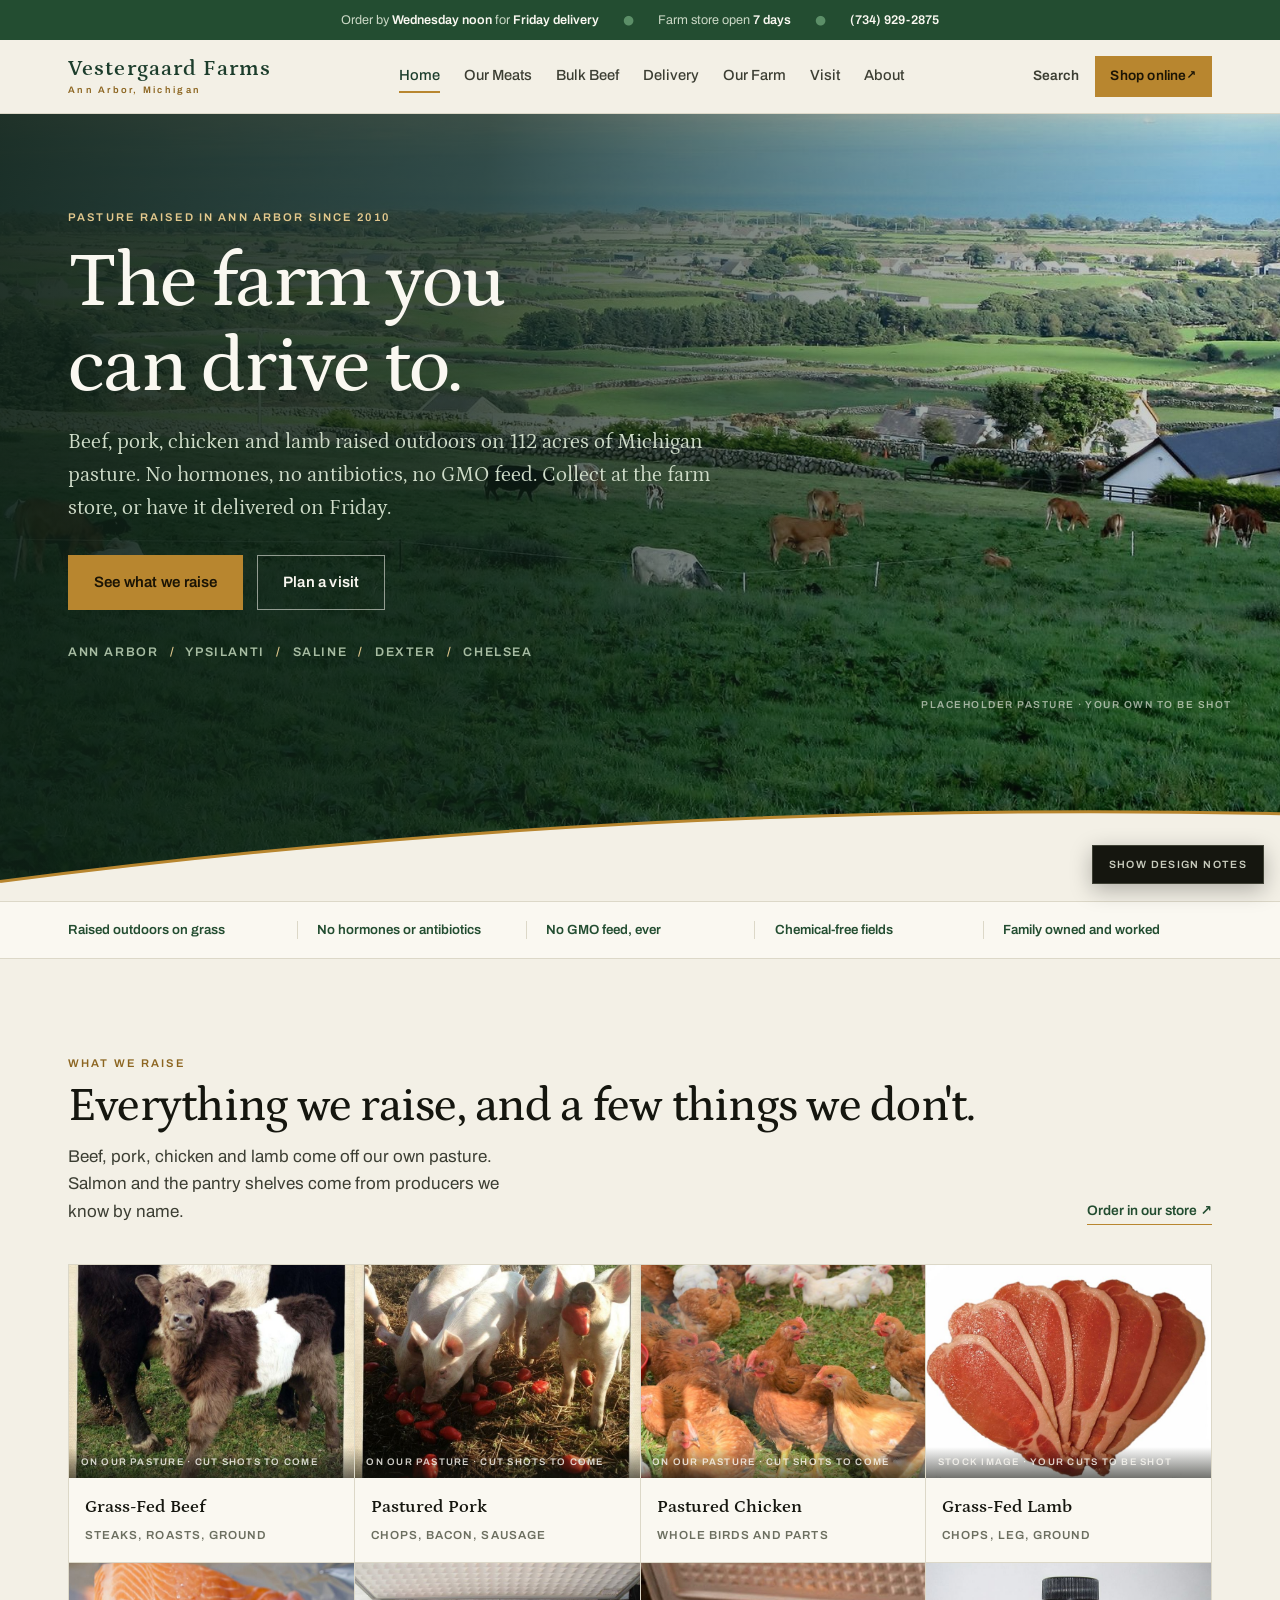
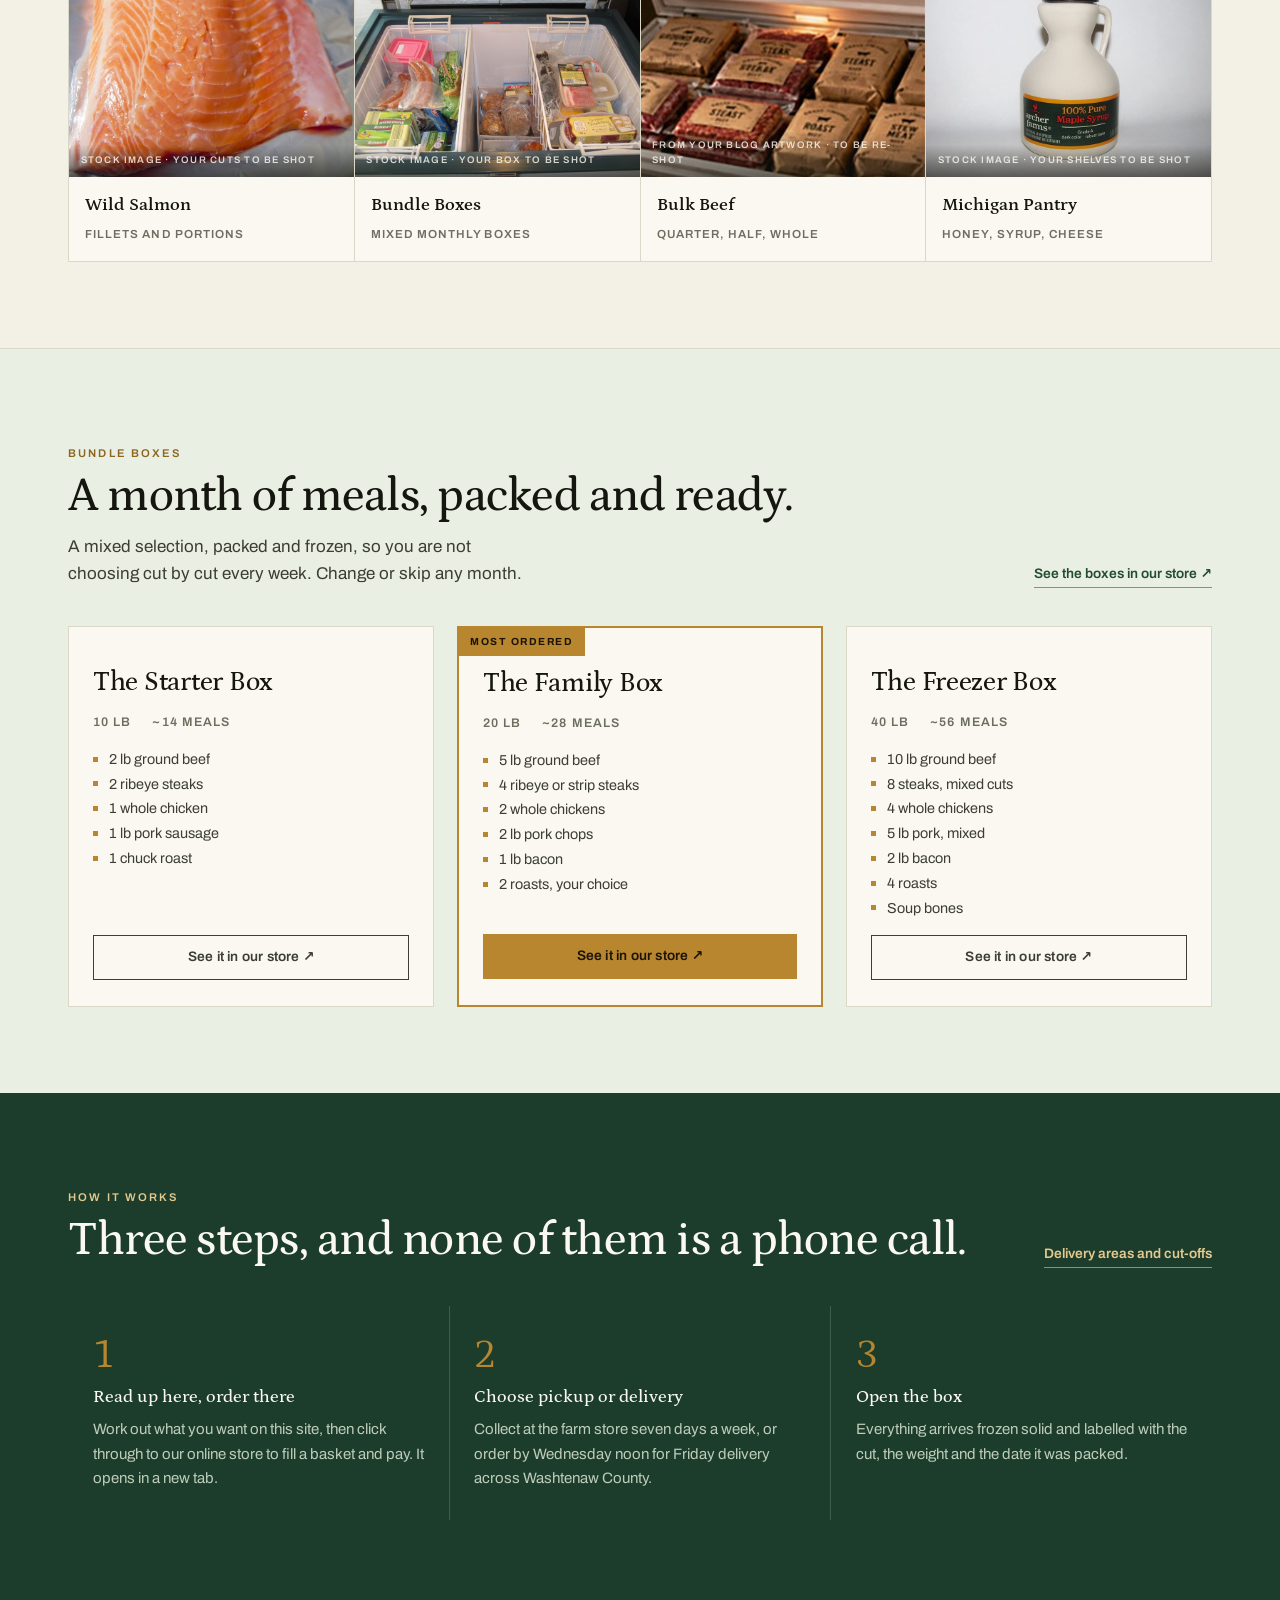
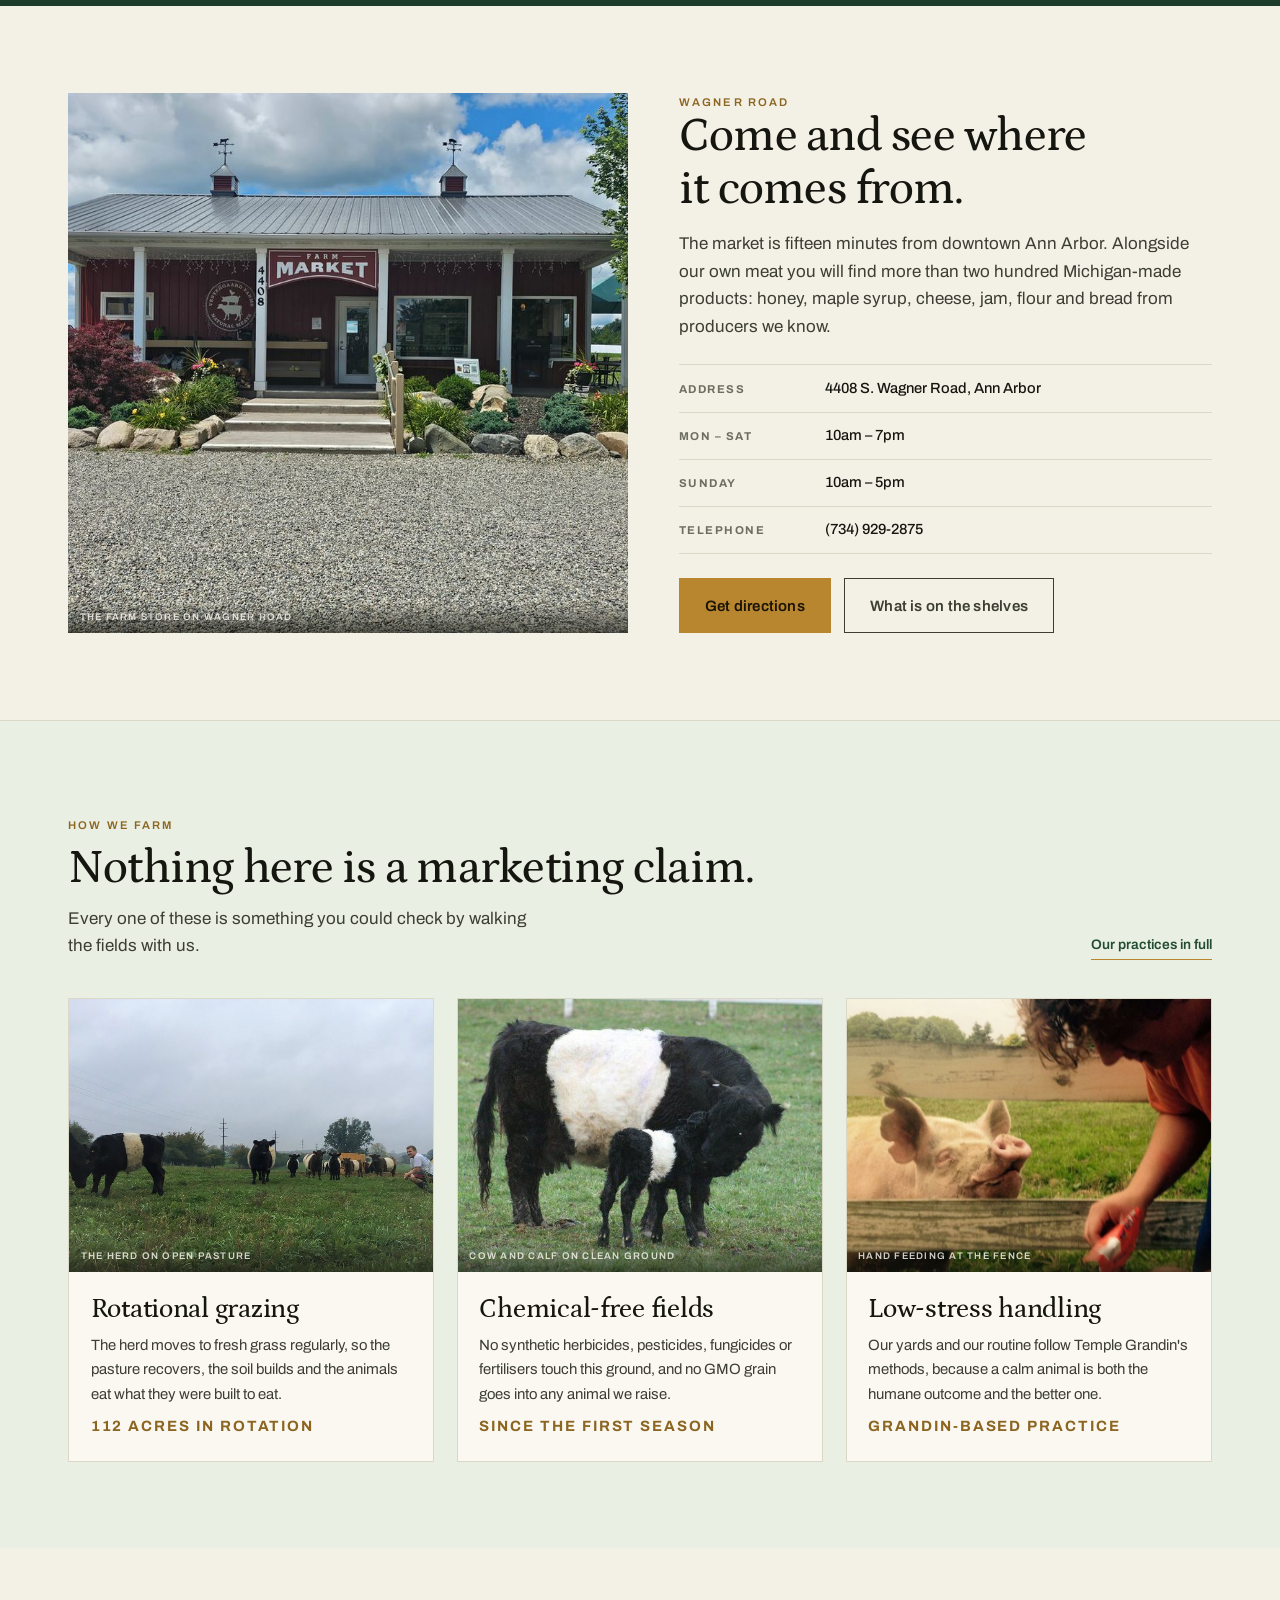
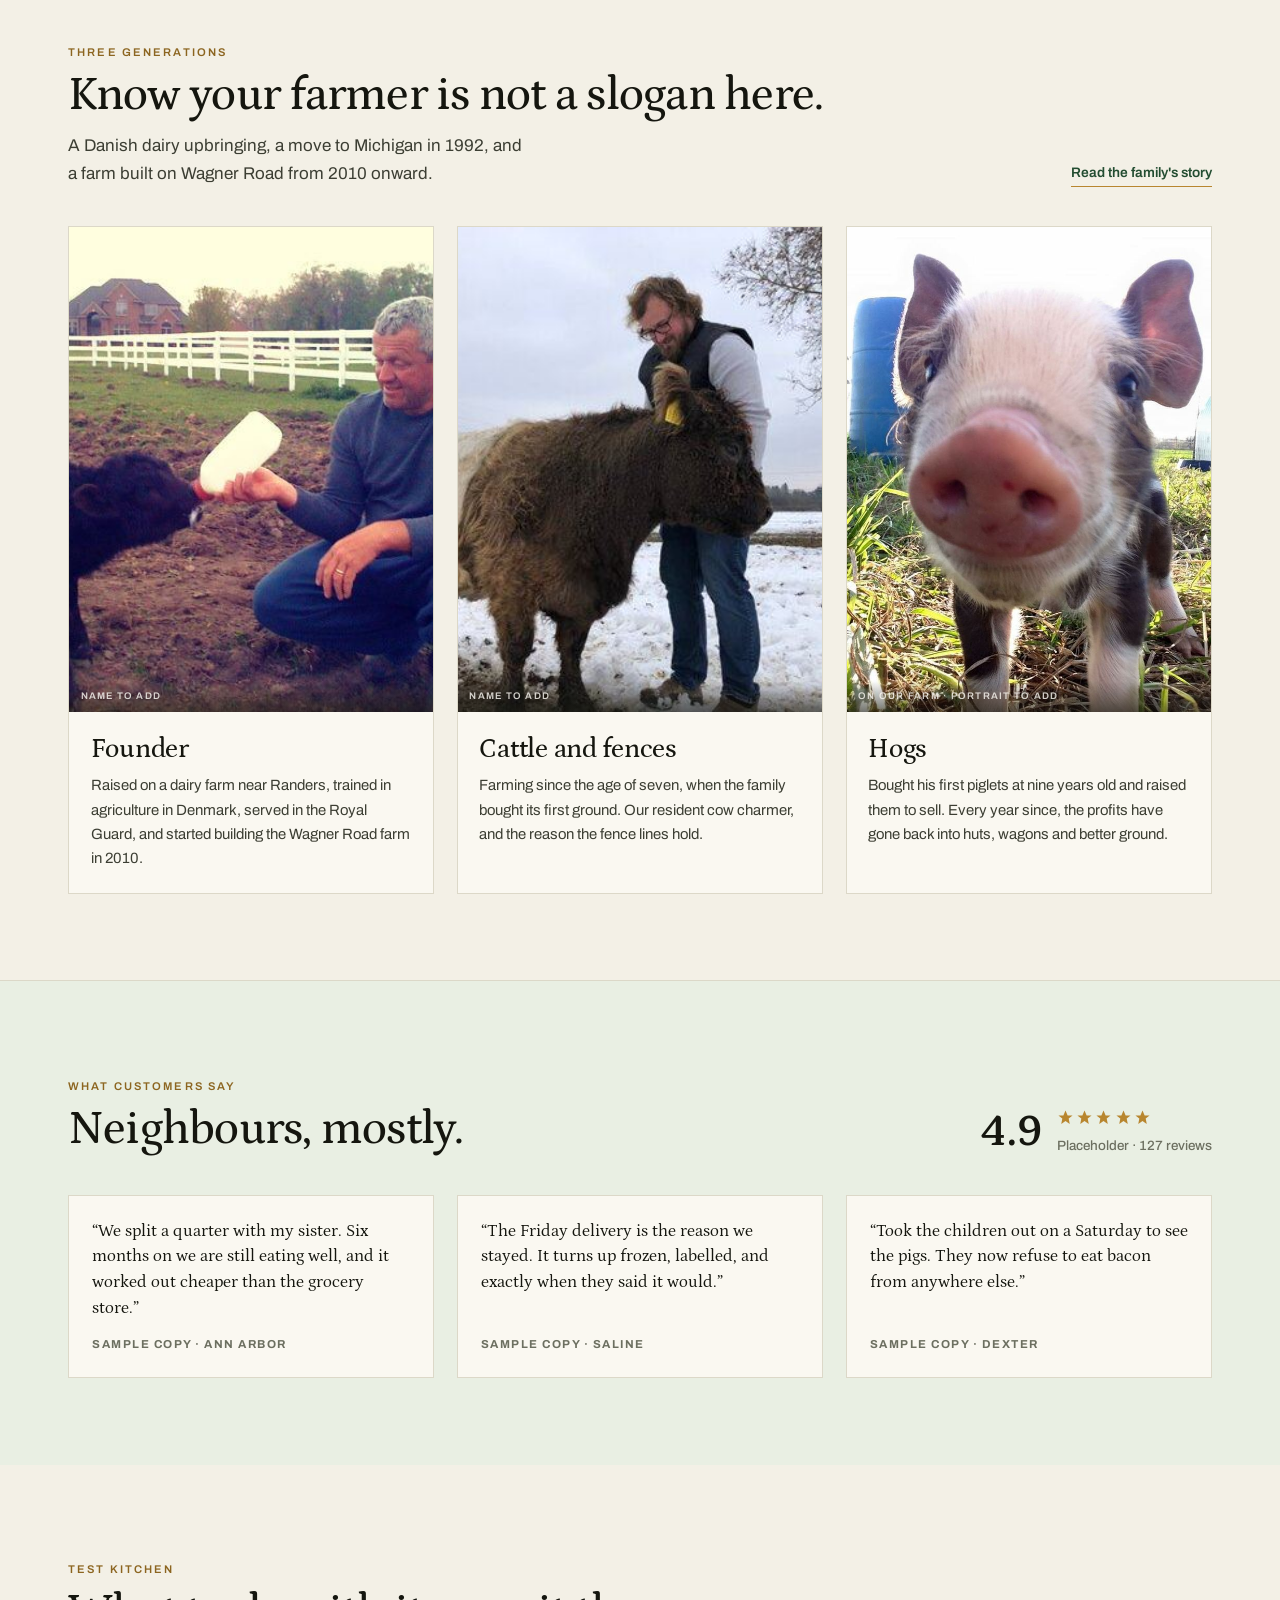
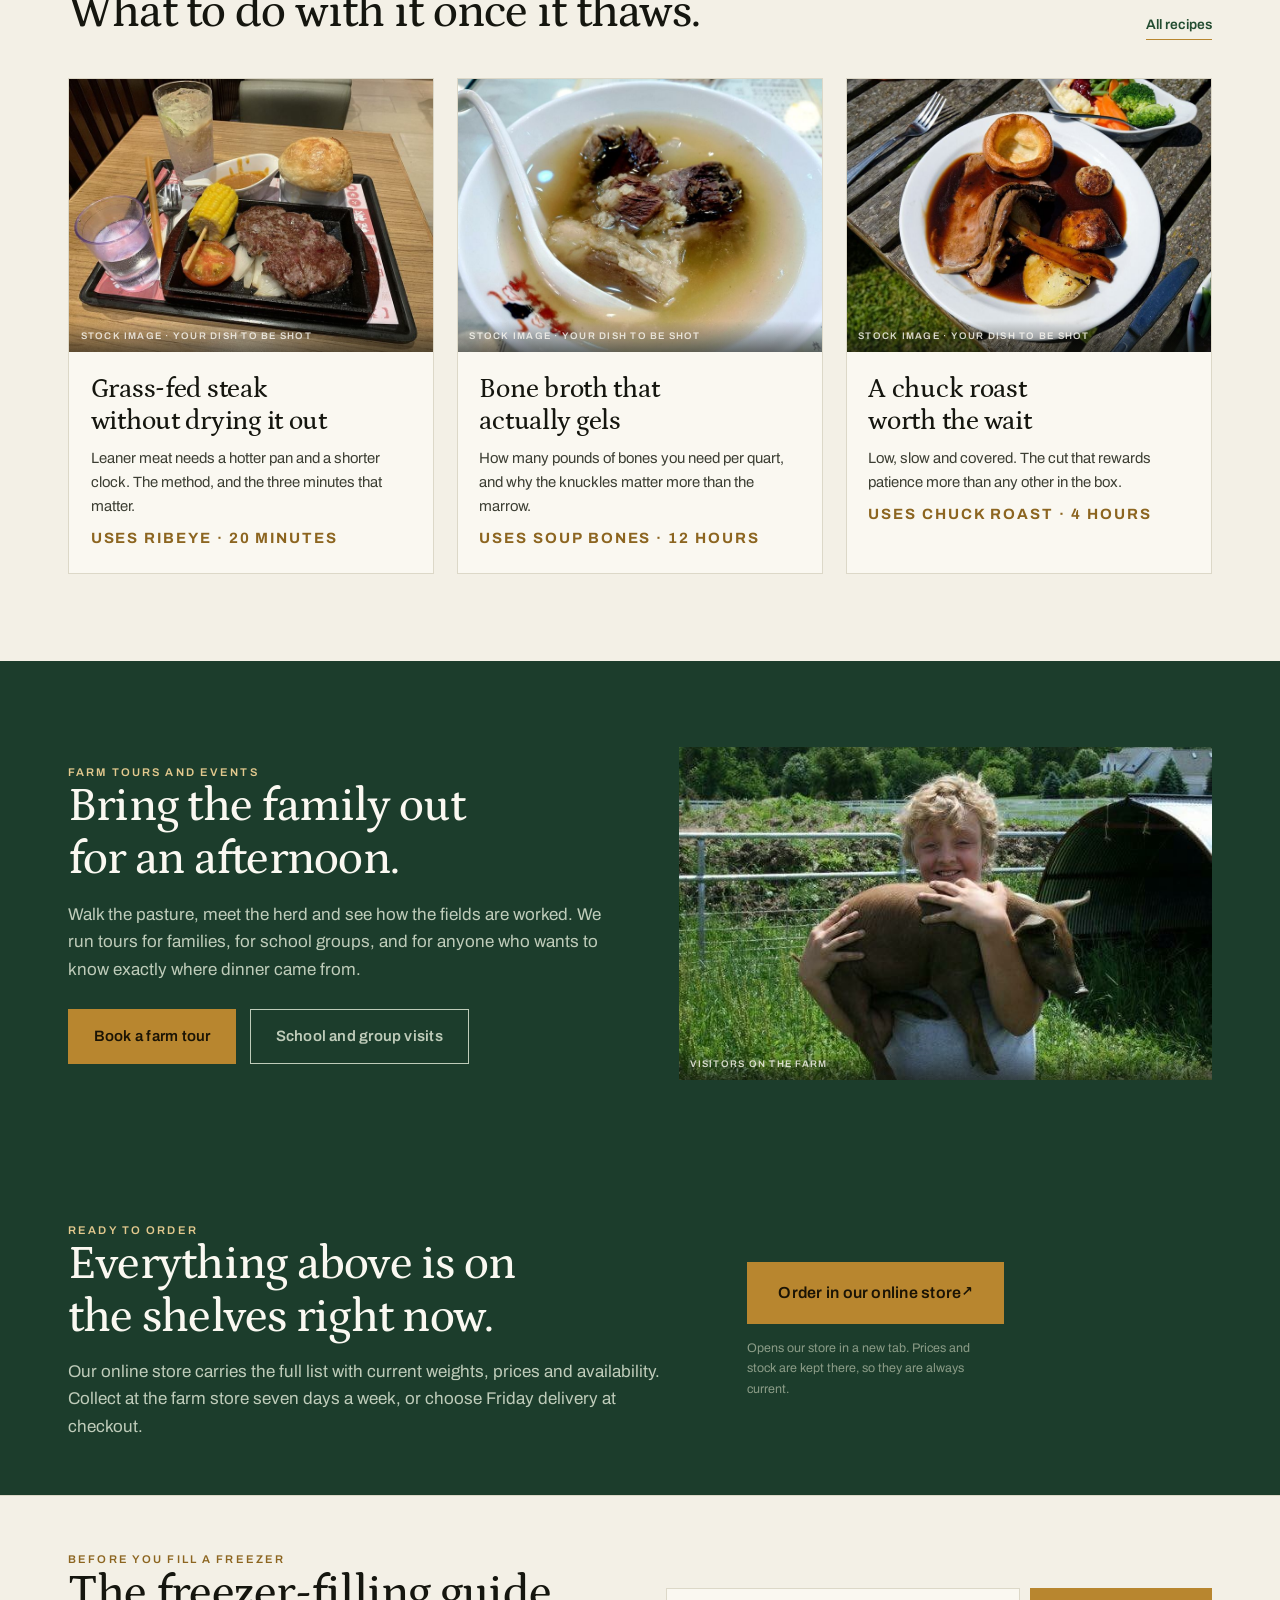
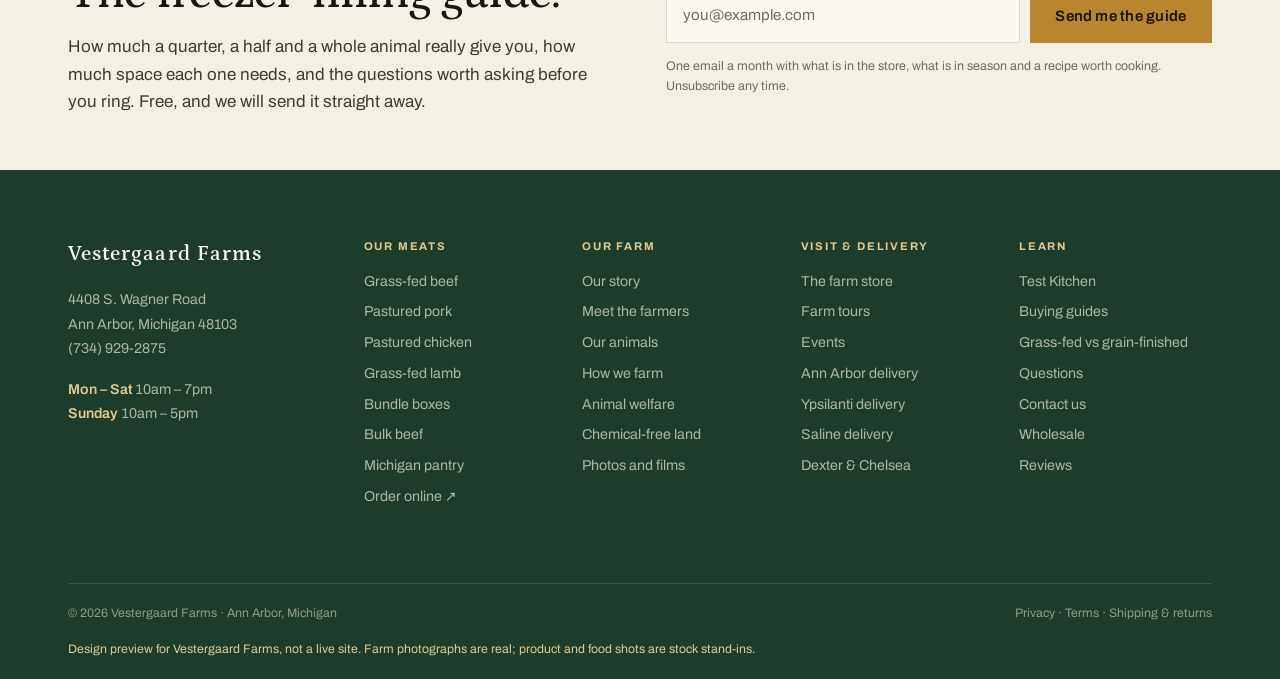
<file: index.html>
<!DOCTYPE html>
<html lang="en">
<head>
<meta charset="utf-8">
<meta name="viewport" content="width=device-width, initial-scale=1">
<title>Vestergaard Farms Homepage</title>
<link rel="preconnect" href="https://fonts.googleapis.com">
<link rel="preconnect" href="https://fonts.gstatic.com" crossorigin>
<link href="https://fonts.googleapis.com/css2?family=Archivo:wght@400;500;600;700&family=Petrona:ital,wght@0,400;0,500;0,600;0,700;1,400&display=swap" rel="stylesheet">

<link rel="stylesheet" href="assets/site.css">
</head>
<body>

<button id="notesBtn" class="notes-toggle" aria-pressed="false">Show design notes</button>

<!-- ══════════════════════════════════════════ delivery notice -->
<div class="notice">
  <div class="wrap">
    <span>Order by <b>Wednesday noon</b> for <b>Friday delivery</b></span>
    <span class="dot" aria-hidden="true">&#9679;</span>
    <span>Farm store open <b>7 days</b></span>
    <span class="dot" aria-hidden="true">&#9679;</span>
    <span><b>(734) 929-2875</b></span>
  </div>
</div>

<!-- ══════════════════════════════════════════ masthead -->
<header class="masthead">
  <div class="wrap">
    <a class="mark" href="index.html">Vestergaard Farms<small>Ann Arbor, Michigan</small></a>
    <nav class="nav" aria-label="Primary">
      <a href="index.html" aria-current="page">Home</a><a href="shop-grass-fed-beef.html">Our Meats</a>
      <a href="bulk-beef.html">Bulk Beef</a><a href="index.html#delivery">Delivery</a>
      <a href="index.html#farm">Our Farm</a><a href="index.html#visit">Visit</a>
      <a href="index.html#about">About</a>
    </nav>
    <div class="tools">
      <a class="hide-xs" href="#">Search</a>
      <a class="btn btn--gold btn--sm" href="https://app.barn2door.com/QAELV/all" target="_blank" rel="noopener">
        Shop online <span class="ext" aria-hidden="true">&#8599;</span></a>
    </div>
  </div>
</header>

<!-- ══════════════════════════════════════════ hero -->
<section class="hero">
  <img class="hero__img" src="images/hero-pasture.jpg" width="1600" height="968"
       alt="Cattle grazing on open green pasture">
  <div class="hero__scrim"></div>
  <svg class="hero__curve" viewBox="0 0 1440 200" preserveAspectRatio="none"
       aria-hidden="true" focusable="false">
    <path d="M0 168C420 92 900 46 1440 62V200H0Z" fill="#F3F0E6"/>
    <path d="M0 168C420 92 900 46 1440 62" fill="none" stroke="#B8862F"
          stroke-width="3" vector-effect="non-scaling-stroke"/>
  </svg>

  <div class="wrap hero__inner">
    <p class="eyebrow eyebrow--lt">Pasture raised in Ann Arbor since 2010</p>
    <h1 class="h-xl">The farm you can drive to.</h1>
    <p class="lede">Beef, pork, chicken and lamb raised outdoors on 112 acres of Michigan
      pasture. No hormones, no antibiotics, no GMO feed. Collect at the farm store, or have
      it delivered on Friday.</p>
    <div class="cta-row">
      <a class="btn btn--gold" href="shop-grass-fed-beef.html">See what we raise</a>
      <a class="btn btn--ghost" href="#visit">Plan a visit</a>
    </div>
    <p class="hero__towns">Ann Arbor <span>/</span> Ypsilanti <span>/</span> Saline
      <span>/</span> Dexter <span>/</span> Chelsea</p>
  </div>

  <p class="hero__plate">Placeholder pasture &middot; your own to be shot</p>
</section>

<!-- ══════════════════════════════════════════ trust -->
<div class="trust">
  <div class="wrap">
    <ul>
      <li>Raised outdoors on grass</li>
      <li>No hormones or antibiotics</li>
      <li>No GMO feed, ever</li>
      <li>Chemical-free fields</li>
      <li>Family owned and worked</li>
    </ul>
  </div>
</div>

<!-- ══════════════════════════════════════════ shop -->
<section class="band" id="shop">
  <div class="wrap">
    <div class="note"><b>Why this sits directly under the hero</b>The homepage currently
      opens with a paragraph of text and no way to see what you actually sell. Each tile here
      is an information page on your own domain, describing the cuts, the weights and how to
      cook them. Ordering still happens in your Barn2Door store; what changes is that the
      searching, the reading and the deciding now happen on vestergaardfarms.com.</div>

    <div class="note"><b>What the empty frames are telling you</b>Every photograph on this page comes from your existing library. The numbered frames are the nine shots that do not exist yet, and almost all of them are product: the cuts themselves, a packed bundle box, the Michigan shelves, and food on a plate. That is the whole argument for the photography day in one glance.</div>

    <div class="head">
      <div>
        <p class="eyebrow">What we raise</p>
        <h2 class="h-lg">Everything we raise, and a few things we don't.</h2>
        <p>Beef, pork, chicken and lamb come off our own pasture. Salmon and the pantry
          shelves come from producers we know by name.</p>
      </div>
      <a class="link-more" href="https://app.barn2door.com/QAELV/all" target="_blank" rel="noopener">Order in our store &#8599;</a>
    </div>

    <div class="cats">
      <a class="cat" href="shop-grass-fed-beef.html"><div class="shot"><img src="images/cat-beef.jpg" width="800" height="800" loading="lazy" alt="Two Belted Galloway calves on pasture"><span class="plate__cap">On our pasture &middot; cut shots to come</span></div>
        <div class="cat__body"><span class="cat__name">Grass-Fed Beef</span>
        <span class="cat__count">Steaks, roasts, ground</span></div></a>

      <a class="cat" href="#"><div class="shot"><img src="images/cat-pork.jpg" width="800" height="800" loading="lazy" alt="Pastured pigs feeding outdoors"><span class="plate__cap">On our pasture &middot; cut shots to come</span></div>
        <div class="cat__body"><span class="cat__name">Pastured Pork</span>
        <span class="cat__count">Chops, bacon, sausage</span></div></a>

      <a class="cat" href="#"><div class="shot"><img src="images/cat-chicken.jpg" width="800" height="533" loading="lazy" alt="Free-range hens on grass"><span class="plate__cap">On our pasture &middot; cut shots to come</span></div>
        <div class="cat__body"><span class="cat__name">Pastured Chicken</span>
        <span class="cat__count">Whole birds and parts</span></div></a>

      <a class="cat" href="#"><div class="shot"><img src="images/cat-lamb.jpg" width="800" height="600" loading="lazy" alt="Lamb loin chops"><span class="plate__cap">Stock image &middot; your cuts to be shot</span></div>
        <div class="cat__body"><span class="cat__name">Grass-Fed Lamb</span>
        <span class="cat__count">Chops, leg, ground</span></div></a>

      <a class="cat" href="#"><div class="shot"><img src="images/cat-salmon.jpg" width="800" height="616" loading="lazy" alt="A raw salmon fillet"><span class="plate__cap">Stock image &middot; your cuts to be shot</span></div>
        <div class="cat__body"><span class="cat__name">Wild Salmon</span>
        <span class="cat__count">Fillets and portions</span></div></a>

      <a class="cat" href="#"><div class="shot"><img src="images/cat-bundles.jpg" width="800" height="600" loading="lazy" alt="A freezer of packaged meat portions"><span class="plate__cap">Stock image &middot; your box to be shot</span></div>
        <div class="cat__body"><span class="cat__name">Bundle Boxes</span>
        <span class="cat__count">Mixed monthly boxes</span></div></a>

      <a class="cat" href="bulk-beef.html"><div class="shot"><img src="images/cat-bulk.jpg" width="516" height="852" loading="lazy" alt="A chest freezer filled with wrapped cuts of beef"><span class="plate__cap">From your blog artwork &middot; to be re-shot</span></div>
        <div class="cat__body"><span class="cat__name">Bulk Beef</span>
        <span class="cat__count">Quarter, half, whole</span></div></a>

      <a class="cat" href="#"><div class="shot"><img src="images/cat-pantry.jpg" width="800" height="600" loading="lazy" alt="A bottle of pure maple syrup"><span class="plate__cap">Stock image &middot; your shelves to be shot</span></div>
        <div class="cat__body"><span class="cat__name">Michigan Pantry</span>
        <span class="cat__count">Honey, syrup, cheese</span></div></a>
    </div>
  </div>
</section>

<!-- ══════════════════════════════════════════ bundles -->
<section class="band band--pale rule-top">
  <div class="wrap">
    <div class="note"><b>Say what is in the box</b>The current site links to "Meat bundle
      boxes" with no description of what is in one. Listing the contents and the weight here
      is what turns a curious visitor into someone who clicks through to the store ready to
      buy. Current pricing stays in Barn2Door, where you already maintain it.</div>

    <div class="head">
      <div>
        <p class="eyebrow">Bundle boxes</p>
        <h2 class="h-lg">A month of meals, packed and ready.</h2>
        <p>A mixed selection, packed and frozen, so you are not choosing cut by cut every
          week. Change or skip any month.</p>
      </div>
      <a class="link-more" href="https://app.barn2door.com/QAELV/all" target="_blank" rel="noopener">See the boxes in our store &#8599;</a>
    </div>

    <div class="bundles">
      <article class="bundle">
        <div class="bundle__pad">
          <h3 class="h-md">The Starter Box</h3>
          <p class="bundle__spec num"><span>10 lb</span><span>~14 meals</span></p>
          <ul class="bundle__list">
            <li>2 lb ground beef</li><li>2 ribeye steaks</li><li>1 whole chicken</li>
            <li>1 lb pork sausage</li><li>1 chuck roast</li>
          </ul>
          <a class="btn btn--ghost btn--sm btn--block bundle__go" href="https://app.barn2door.com/QAELV/all"
             target="_blank" rel="noopener">See it in our store &#8599;</a>
        </div>
      </article>

      <article class="bundle bundle--feature">
        <p class="bundle__tag">Most ordered</p>
        <div class="bundle__pad">
          <h3 class="h-md">The Family Box</h3>
          <p class="bundle__spec num"><span>20 lb</span><span>~28 meals</span></p>
          <ul class="bundle__list">
            <li>5 lb ground beef</li><li>4 ribeye or strip steaks</li>
            <li>2 whole chickens</li><li>2 lb pork chops</li><li>1 lb bacon</li>
            <li>2 roasts, your choice</li>
          </ul>
          <a class="btn btn--gold btn--sm btn--block bundle__go" href="https://app.barn2door.com/QAELV/all"
             target="_blank" rel="noopener">See it in our store &#8599;</a>
        </div>
      </article>

      <article class="bundle">
        <div class="bundle__pad">
          <h3 class="h-md">The Freezer Box</h3>
          <p class="bundle__spec num"><span>40 lb</span><span>~56 meals</span></p>
          <ul class="bundle__list">
            <li>10 lb ground beef</li><li>8 steaks, mixed cuts</li>
            <li>4 whole chickens</li><li>5 lb pork, mixed</li><li>2 lb bacon</li>
            <li>4 roasts</li><li>Soup bones</li>
          </ul>
          <a class="btn btn--ghost btn--sm btn--block bundle__go" href="https://app.barn2door.com/QAELV/all"
             target="_blank" rel="noopener">See it in our store &#8599;</a>
        </div>
      </article>
    </div>
  </div>
</section>

<!-- ══════════════════════════════════════════ how it works -->
<section class="band band--dark" id="delivery">
  <div class="wrap">
    <div class="head">
      <div>
        <p class="eyebrow eyebrow--lt">How it works</p>
        <h2 class="h-lg">Three steps, and none of them is a phone call.</h2>
      </div>
      <a class="link-more" href="#delivery">Delivery areas and cut-offs</a>
    </div>
    <div class="steps">
      <div class="step"><span class="step__n num">1</span>
        <h3 class="h-sm">Read up here, order there</h3>
        <p>Work out what you want on this site, then click through to our online store to
          fill a basket and pay. It opens in a new tab.</p></div>
      <div class="step"><span class="step__n num">2</span>
        <h3 class="h-sm">Choose pickup or delivery</h3>
        <p>Collect at the farm store seven days a week, or order by Wednesday noon for
          Friday delivery across Washtenaw County.</p></div>
      <div class="step"><span class="step__n num">3</span>
        <h3 class="h-sm">Open the box</h3>
        <p>Everything arrives frozen solid and labelled with the cut, the weight and the
          date it was packed.</p></div>
    </div>
  </div>
</section>

<!-- ══════════════════════════════════════════ farm store -->
<section class="band" id="visit">
  <div class="wrap">
    <div class="note"><b>Your strongest advantage, given real estate</b>No national
      competitor can sell to an Ann Arbor family on a Saturday afternoon. The store and the
      Michigan-made shelves are the one thing none of them can copy, so the page treats the
      visit as a product rather than an address in the footer.</div>

    <div class="split split--stretch">
      <div class="split__media">
        <div class="shot shot--fill"><img src="images/farm-store.jpg" width="1000" height="750" loading="lazy" alt="The Vestergaard Farms market building"><span class="plate__cap">The farm store on Wagner Road</span></div>
      </div>
      <div>
        <p class="eyebrow">Wagner Road</p>
        <h2 class="h-lg">Come and see where it comes from.</h2>
        <p class="prose" style="margin-top:.85rem">The market is fifteen minutes from
          downtown Ann Arbor. Alongside our own meat you will find more than two hundred
          Michigan-made products: honey, maple syrup, cheese, jam, flour and bread from
          producers we know.</p>
        <dl class="facts">
          <div><dt>Address</dt><dd>4408 S. Wagner Road, Ann Arbor</dd></div>
          <div><dt>Mon &ndash; Sat</dt><dd class="num">10am &ndash; 7pm</dd></div>
          <div><dt>Sunday</dt><dd class="num">10am &ndash; 5pm</dd></div>
          <div><dt>Telephone</dt><dd class="num">(734) 929-2875</dd></div>
        </dl>
        <div class="cta-row" style="margin-top:1.5rem">
          <a class="btn btn--gold" href="#">Get directions</a>
          <a class="btn btn--ghost" href="#">What is on the shelves</a>
        </div>
      </div>
    </div>
  </div>
</section>

<!-- ══════════════════════════════════════════ how we farm -->
<section class="band band--pale rule-top" id="farm">
  <div class="wrap">
    <div class="note"><b>Stop sending people away</b>The homepage currently links out to
      eatwild.com and three other sites to explain pasture farming. Each of these becomes a
      page of your own, so the traffic and the credit stay here.</div>

    <div class="head">
      <div>
        <p class="eyebrow">How we farm</p>
        <h2 class="h-lg">Nothing here is a marketing claim.</h2>
        <p>Every one of these is something you could check by walking the fields with us.</p>
      </div>
      <a class="link-more" href="#">Our practices in full</a>
    </div>

    <div class="trio">
      <article class="card">
        <div class="shot"><img src="images/farm-grazing.jpg" width="800" height="533" loading="lazy" alt="Cattle grazing across open pasture"><span class="plate__cap">The herd on open pasture</span></div>
        <div class="card__pad">
          <h3 class="h-md">Rotational grazing</h3>
          <p>The herd moves to fresh grass regularly, so the pasture recovers, the soil
            builds and the animals eat what they were built to eat.</p>
          <p class="card__meta">112 acres in rotation</p>
        </div>
      </article>
      <article class="card">
        <div class="shot"><img src="images/farm-fields.jpg" width="594" height="396" loading="lazy" alt="A Belted Galloway cow and her calf on clean grass"><span class="plate__cap">Cow and calf on clean ground</span></div>
        <div class="card__pad">
          <h3 class="h-md">Chemical-free fields</h3>
          <p>No synthetic herbicides, pesticides, fungicides or fertilisers touch this
            ground, and no GMO grain goes into any animal we raise.</p>
          <p class="card__meta">Since the first season</p>
        </div>
      </article>
      <article class="card">
        <div class="shot"><img src="images/farm-handling.jpg" width="800" height="800" loading="lazy" alt="A pig being hand-fed over the fence"><span class="plate__cap">Hand feeding at the fence</span></div>
        <div class="card__pad">
          <h3 class="h-md">Low-stress handling</h3>
          <p>Our yards and our routine follow Temple Grandin's methods, because a calm
            animal is both the humane outcome and the better one.</p>
          <p class="card__meta">Grandin-based practice</p>
        </div>
      </article>
    </div>
  </div>
</section>

<!-- ══════════════════════════════════════════ the family -->
<section class="band" id="about">
  <div class="wrap">
    <div class="note"><b>Names and portraits to be added</b>Roles stand in as placeholders
      here. This is the content no competitor can replicate, and it is currently three
      paragraphs of unstyled table text with no photographs anywhere on the site.</div>

    <div class="head">
      <div>
        <p class="eyebrow">Three generations</p>
        <h2 class="h-lg">Know your farmer is not a slogan here.</h2>
        <p>A Danish dairy upbringing, a move to Michigan in 1992, and a farm built on
          Wagner Road from 2010 onward.</p>
      </div>
      <a class="link-more" href="#">Read the family's story</a>
    </div>

    <div class="trio">
      <article class="card">
        <div class="shot shot--tall shot--top"><img src="images/family-founder.jpg" width="604" height="453" loading="lazy" alt="A farmer bottle-feeding a calf"><span class="plate__cap">Name to add</span></div>
        <div class="card__pad">
          <h3 class="h-md">Founder</h3>
          <p>Raised on a dairy farm near Randers, trained in agriculture in Denmark, served
            in the Royal Guard, and started building the Wagner Road farm in 2010.</p>
        </div>
      </article>
      <article class="card">
        <div class="shot shot--tall shot--top"><img src="images/family-cattle.jpg" width="499" height="374" loading="lazy" alt="A farmer with one of the cattle in winter"><span class="plate__cap">Name to add</span></div>
        <div class="card__pad">
          <h3 class="h-md">Cattle and fences</h3>
          <p>Farming since the age of seven, when the family bought its first ground. Our
            resident cow charmer, and the reason the fence lines hold.</p>
        </div>
      </article>
      <article class="card">
        <div class="shot shot--tall"><img src="images/family-hogs.jpg" width="700" height="933" loading="lazy" alt="A piglet on the farm"><span class="plate__cap">On our farm &middot; portrait to add</span></div>
        <div class="card__pad">
          <h3 class="h-md">Hogs</h3>
          <p>Bought his first piglets at nine years old and raised them to sell. Every year
            since, the profits have gone back into huts, wagons and better ground.</p>
        </div>
      </article>
    </div>
  </div>
</section>

<!-- ══════════════════════════════════════════ reviews -->
<section class="band band--pale rule-top">
  <div class="wrap">
    <div class="note"><b>Sample copy &middot; real reviews to be collected</b>There is not
      one customer voice anywhere on the site today. We would start collecting reviews now,
      so the new site launches with genuine ones already in place and marked up so the stars
      show in Google results.</div>

    <div class="head">
      <div>
        <p class="eyebrow">What customers say</p>
        <h2 class="h-lg">Neighbours, mostly.</h2>
      </div>
      <div class="rating">
        <span class="rating__score num">4.9</span>
        <div>
          <div class="stars" aria-hidden="true">
            <svg viewBox="0 0 24 24" fill="currentColor"><path d="M12 2l3 7h7l-5.5 4.5L18 21l-6-4-6 4 1.5-7.5L2 9h7z"/></svg>
            <svg viewBox="0 0 24 24" fill="currentColor"><path d="M12 2l3 7h7l-5.5 4.5L18 21l-6-4-6 4 1.5-7.5L2 9h7z"/></svg>
            <svg viewBox="0 0 24 24" fill="currentColor"><path d="M12 2l3 7h7l-5.5 4.5L18 21l-6-4-6 4 1.5-7.5L2 9h7z"/></svg>
            <svg viewBox="0 0 24 24" fill="currentColor"><path d="M12 2l3 7h7l-5.5 4.5L18 21l-6-4-6 4 1.5-7.5L2 9h7z"/></svg>
            <svg viewBox="0 0 24 24" fill="currentColor"><path d="M12 2l3 7h7l-5.5 4.5L18 21l-6-4-6 4 1.5-7.5L2 9h7z"/></svg>
          </div>
          <p class="rating__count num">Placeholder &middot; 127 reviews</p>
        </div>
      </div>
    </div>

    <div class="quotes">
      <figure class="quote">
        <blockquote>&ldquo;We split a quarter with my sister. Six months on we are still
          eating well, and it worked out cheaper than the grocery store.&rdquo;</blockquote>
        <figcaption>Sample copy &middot; Ann Arbor</figcaption>
      </figure>
      <figure class="quote">
        <blockquote>&ldquo;The Friday delivery is the reason we stayed. It turns up frozen,
          labelled, and exactly when they said it would.&rdquo;</blockquote>
        <figcaption>Sample copy &middot; Saline</figcaption>
      </figure>
      <figure class="quote">
        <blockquote>&ldquo;Took the children out on a Saturday to see the pigs. They now
          refuse to eat bacon from anywhere else.&rdquo;</blockquote>
        <figcaption>Sample copy &middot; Dexter</figcaption>
      </figure>
    </div>
  </div>
</section>

<!-- ══════════════════════════════════════════ test kitchen -->
<section class="band" id="kitchen">
  <div class="wrap">
    <div class="note"><b>The front door for people not yet buying</b>Recipe searches are
      high volume and easy to be found for. Every recipe names the cut it uses and links
      straight to it, so the article does commercial work rather than sitting on its own.</div>

    <div class="head">
      <div>
        <p class="eyebrow">Test Kitchen</p>
        <h2 class="h-lg">What to do with it once it thaws.</h2>
      </div>
      <a class="link-more" href="#">All recipes</a>
    </div>

    <div class="trio">
      <article class="card">
        <div class="shot"><img src="images/recipe-steak.jpg" width="800" height="600" loading="lazy" alt="A cooked steak served on a plate"><span class="plate__cap">Stock image &middot; your dish to be shot</span></div>
        <div class="card__pad">
          <h3 class="h-md">Grass-fed steak without drying it out</h3>
          <p>Leaner meat needs a hotter pan and a shorter clock. The method, and the three
            minutes that matter.</p>
          <p class="card__meta">Uses ribeye &middot; 20 minutes</p>
        </div>
      </article>
      <article class="card">
        <div class="shot"><img src="images/recipe-broth.jpg" width="800" height="600" loading="lazy" alt="A bowl of beef broth"><span class="plate__cap">Stock image &middot; your dish to be shot</span></div>
        <div class="card__pad">
          <h3 class="h-md">Bone broth that actually gels</h3>
          <p>How many pounds of bones you need per quart, and why the knuckles matter more
            than the marrow.</p>
          <p class="card__meta">Uses soup bones &middot; 12 hours</p>
        </div>
      </article>
      <article class="card">
        <div class="shot"><img src="images/recipe-roast.jpg" width="800" height="600" loading="lazy" alt="A plated roast beef dinner"><span class="plate__cap">Stock image &middot; your dish to be shot</span></div>
        <div class="card__pad">
          <h3 class="h-md">A chuck roast worth the wait</h3>
          <p>Low, slow and covered. The cut that rewards patience more than any other in
            the box.</p>
          <p class="card__meta">Uses chuck roast &middot; 4 hours</p>
        </div>
      </article>
    </div>
  </div>
</section>

<!-- ══════════════════════════════════════════ tours -->
<section class="band band--dark">
  <div class="wrap">
    <div class="split split--flip">
      <div class="split__media">
        <div class="shot shot--wide"><img src="images/tours.jpg" width="604" height="402" loading="lazy" alt="A child holding one of the hens"><span class="plate__cap">Visitors on the farm</span></div>
      </div>
      <div>
        <p class="eyebrow eyebrow--lt">Farm tours and events</p>
        <h2 class="h-lg">Bring the family out for an afternoon.</h2>
        <p class="prose" style="margin-top:.85rem">Walk the pasture, meet the herd and see
          how the fields are worked. We run tours for families, for school groups, and for
          anyone who wants to know exactly where dinner came from.</p>
        <div class="cta-row" style="margin-top:1.6rem">
          <a class="btn btn--gold" href="#">Book a farm tour</a>
          <a class="btn btn--ghost" href="#">School and group visits</a>
        </div>
      </div>
    </div>
  </div>
</section>

<!-- ══════════════════════════════════════════ order band -->
<section class="band band--tight band--dark" id="order">
  <div class="wrap">
    <div class="note"><b>One clear exit to the store</b>Ordering stays in Barn2Door, so the
      job of this site is to answer every question and then hand people over at the right
      moment. One consistent button, in one consistent place, doing one thing.</div>

    <div class="handoff">
      <div>
        <p class="eyebrow eyebrow--lt">Ready to order</p>
        <h2 class="h-lg">Everything above is on the shelves right now.</h2>
        <p class="prose" style="margin-top:.8rem">Our online store carries the full list with
          current weights, prices and availability. Collect at the farm store seven days a
          week, or choose Friday delivery at checkout.</p>
      </div>
      <div class="handoff__act">
        <a class="btn btn--gold" href="https://app.barn2door.com/QAELV/all" target="_blank" rel="noopener">
          Order in our online store <span class="ext" aria-hidden="true">&#8599;</span></a>
        <p class="fineprint">Opens our store in a new tab. Prices and stock are kept there,
          so they are always current.</p>
      </div>
    </div>
  </div>
</section>

<!-- ══════════════════════════════════════════ signup -->
<section class="band band--tight rule-top" id="learn">
  <div class="wrap">
    <div class="signup">
      <div>
        <p class="eyebrow">Before you fill a freezer</p>
        <h2 class="h-lg">The freezer-filling guide.</h2>
        <p class="prose" style="margin-top:.75rem">How much a quarter, a half and a whole
          animal really give you, how much space each one needs, and the questions worth
          asking before you ring. Free, and we will send it straight away.</p>
      </div>
      <div>
        <form class="form" onsubmit="return false">
          <input id="em" type="email" placeholder="you@example.com" autocomplete="email"
                 aria-label="Email address">
          <button class="btn btn--gold" type="submit">Send me the guide</button>
        </form>
        <p class="fineprint">One email a month with what is in the store, what is in season
          and a recipe worth cooking. Unsubscribe any time.</p>
      </div>
    </div>
  </div>
</section>

<!-- ══════════════════════════════════════════ footer -->
<footer class="foot">
  <div class="wrap">
    <div class="foot__grid">
      <div>
        <p class="foot__mark">Vestergaard Farms</p>
        <p class="foot__addr">4408 S. Wagner Road<br>Ann Arbor, Michigan 48103<br>
          <span class="num">(734) 929-2875</span></p>
        <p class="foot__addr"><b>Mon &ndash; Sat</b> <span class="num">10am &ndash; 7pm</span><br>
          <b>Sunday</b> <span class="num">10am &ndash; 5pm</span></p>
      </div>
      <div><h4>Our meats</h4><ul>
        <li><a href="shop-grass-fed-beef.html">Grass-fed beef</a></li><li><a href="#">Pastured pork</a></li>
        <li><a href="#">Pastured chicken</a></li><li><a href="#">Grass-fed lamb</a></li>
        <li><a href="#">Bundle boxes</a></li><li><a href="bulk-beef.html">Bulk beef</a></li>
        <li><a href="#">Michigan pantry</a></li>
        <li><a href="https://app.barn2door.com/QAELV/all" target="_blank" rel="noopener">Order online &#8599;</a></li></ul></div>
      <div><h4>Our farm</h4><ul>
        <li><a href="#">Our story</a></li><li><a href="#">Meet the farmers</a></li>
        <li><a href="#">Our animals</a></li><li><a href="#">How we farm</a></li>
        <li><a href="#">Animal welfare</a></li><li><a href="#">Chemical-free land</a></li>
        <li><a href="#">Photos and films</a></li></ul></div>
      <div><h4>Visit &amp; delivery</h4><ul>
        <li><a href="#">The farm store</a></li><li><a href="#">Farm tours</a></li>
        <li><a href="#">Events</a></li><li><a href="#">Ann Arbor delivery</a></li>
        <li><a href="#">Ypsilanti delivery</a></li><li><a href="#">Saline delivery</a></li>
        <li><a href="#">Dexter &amp; Chelsea</a></li></ul></div>
      <div><h4>Learn</h4><ul>
        <li><a href="#">Test Kitchen</a></li><li><a href="#">Buying guides</a></li>
        <li><a href="#">Grass-fed vs grain-finished</a></li><li><a href="#">Questions</a></li>
        <li><a href="#">Contact us</a></li><li><a href="#">Wholesale</a></li>
        <li><a href="#">Reviews</a></li></ul></div>
    </div>
    <div class="foot__bar">
      <span>&copy; 2026 Vestergaard Farms &middot; Ann Arbor, Michigan</span>
      <span>Privacy &middot; Terms &middot; Shipping &amp; returns</span>
      <span style="flex:1 1 100%;color:var(--gold-lt);padding-top:.3rem">
        Design preview for Vestergaard Farms, not a live site. Farm photographs are real;
        product and food shots are stock stand-ins.</span>
    </div>
  </div>
</footer>

<script src="assets/site.js"></script>
</body>
</html>
</file>
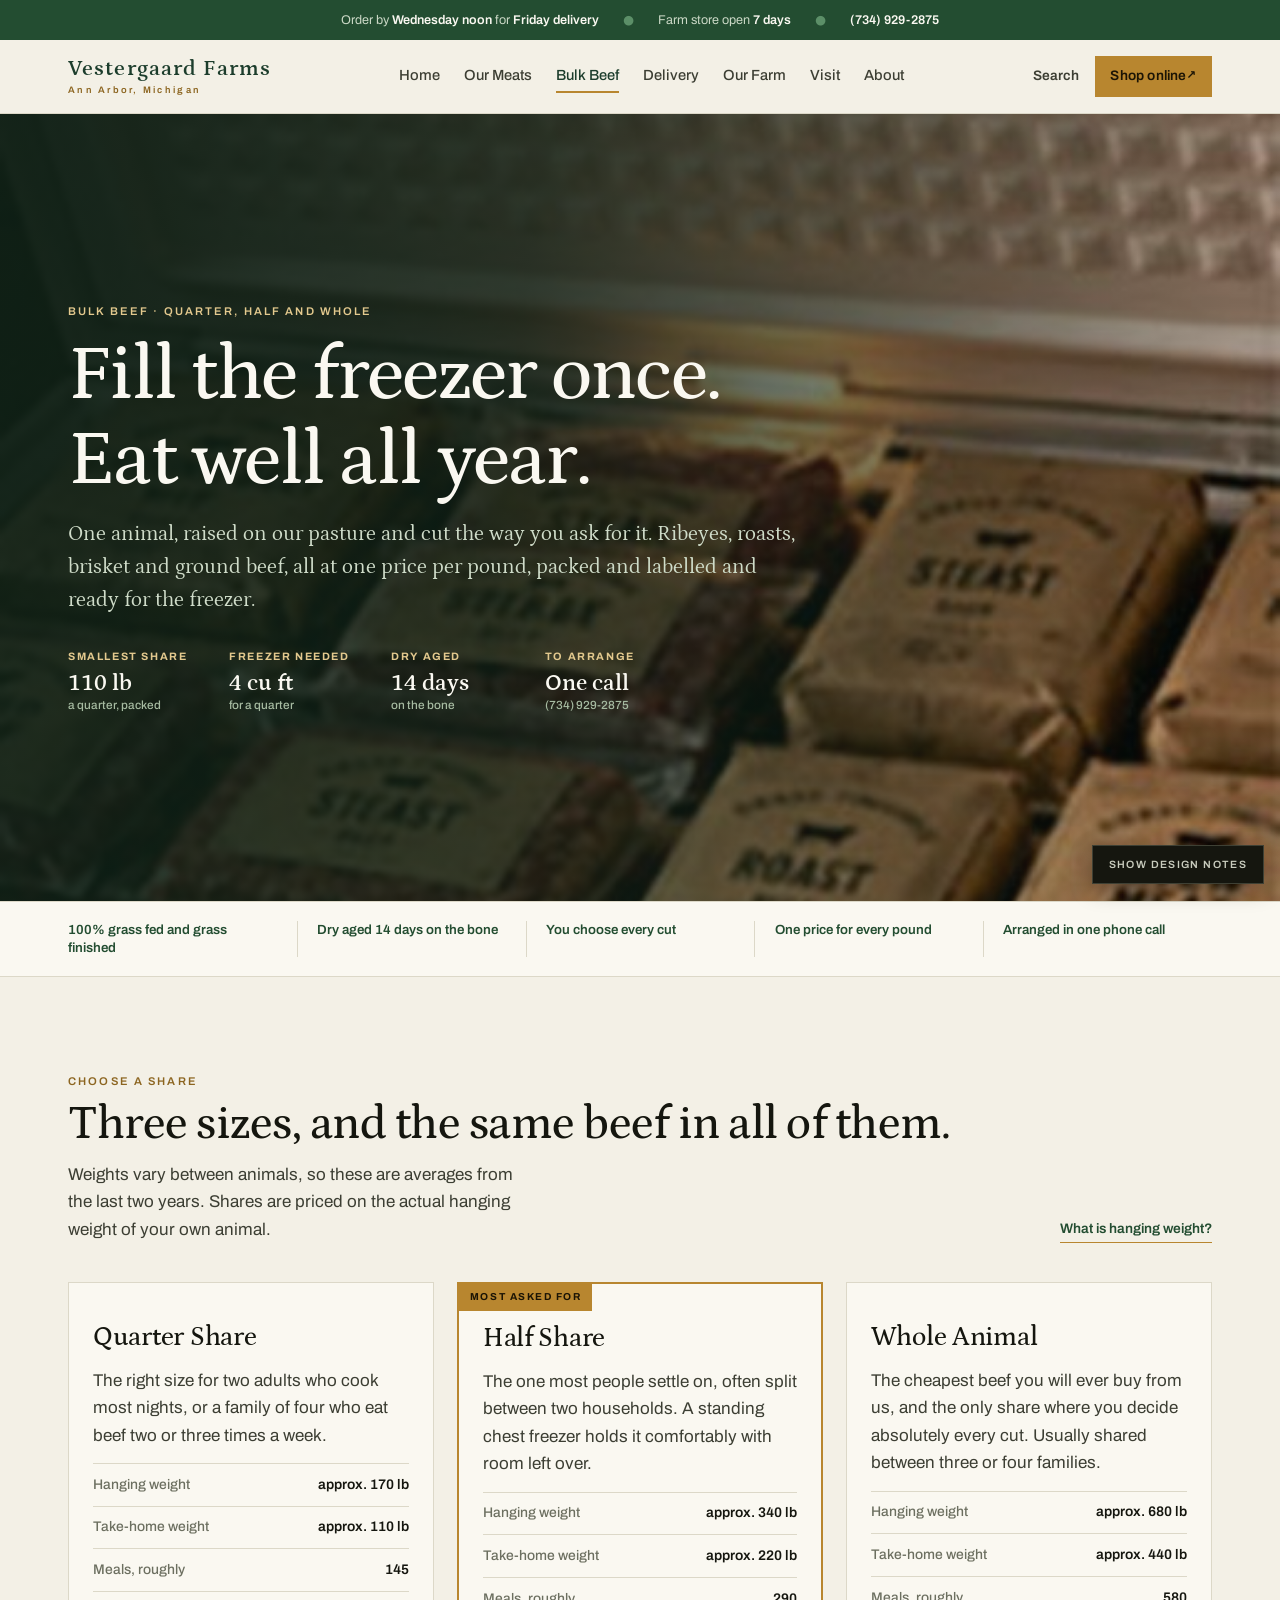
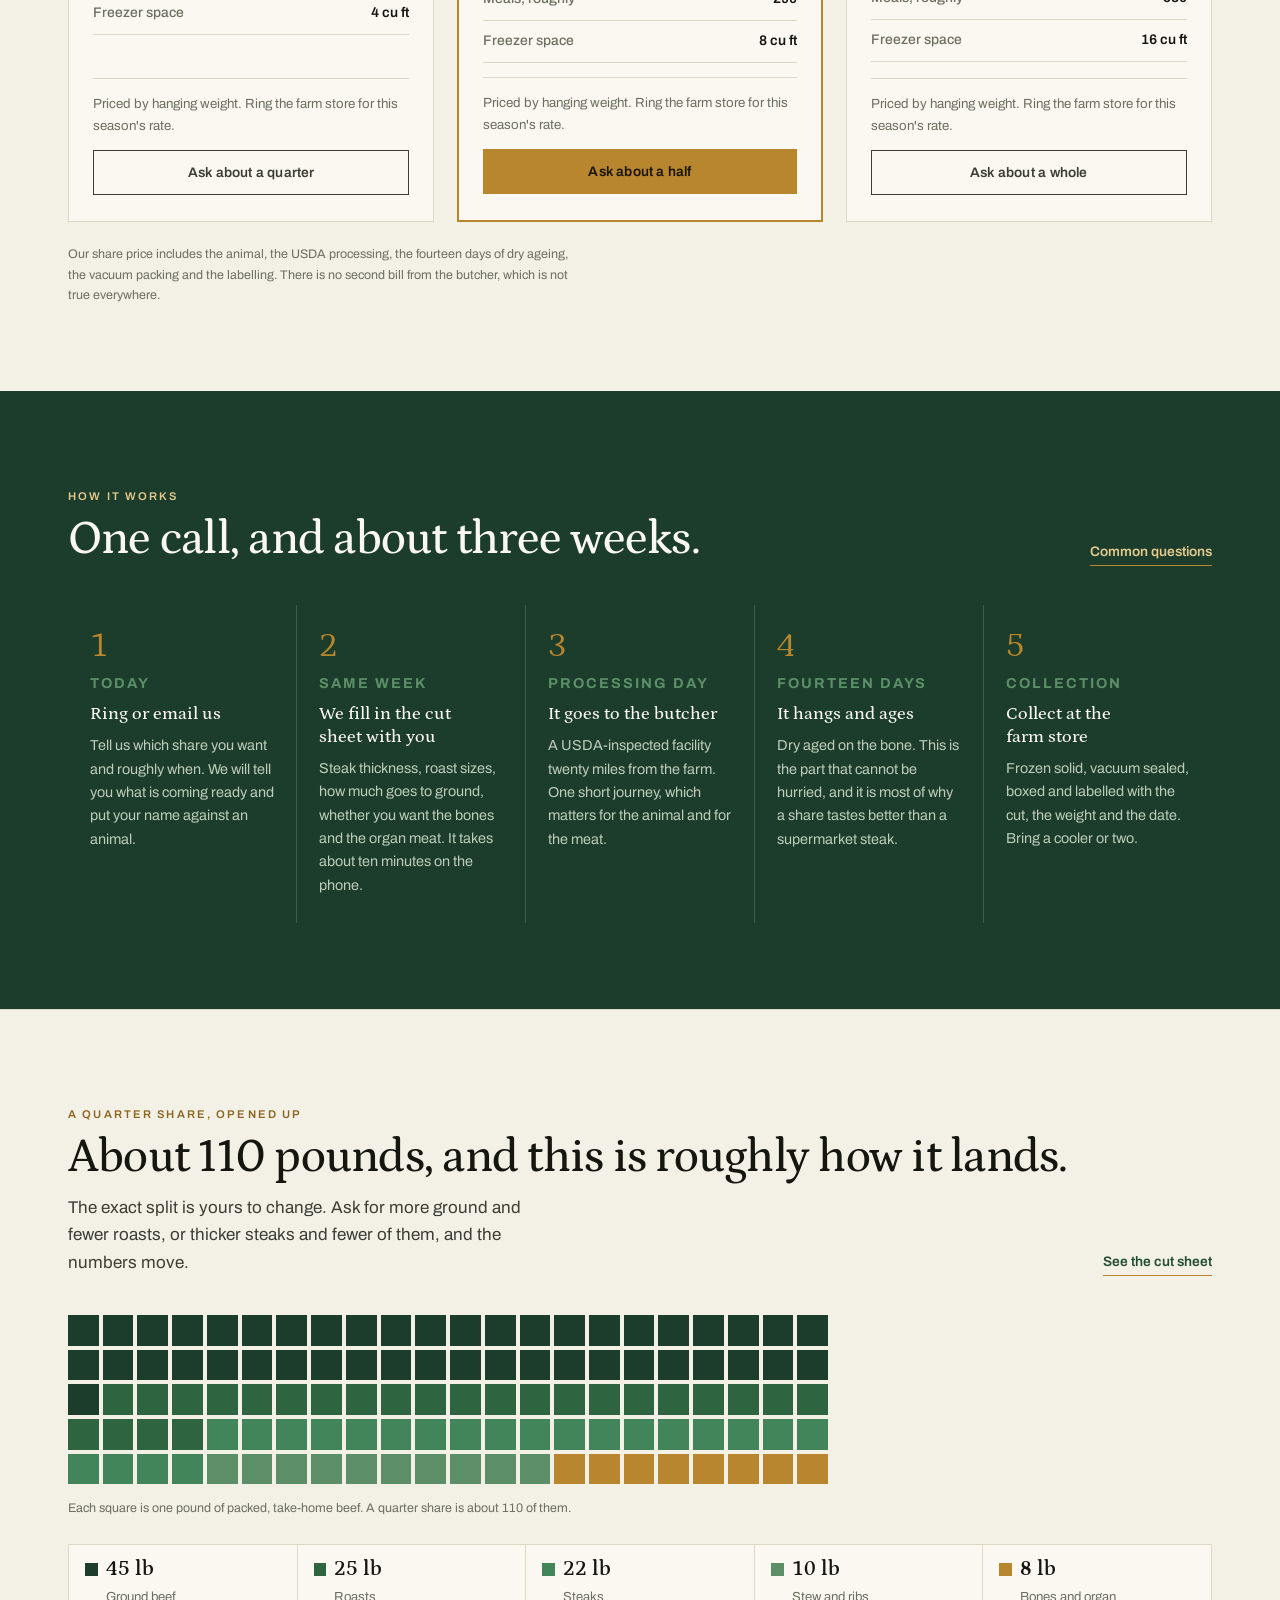
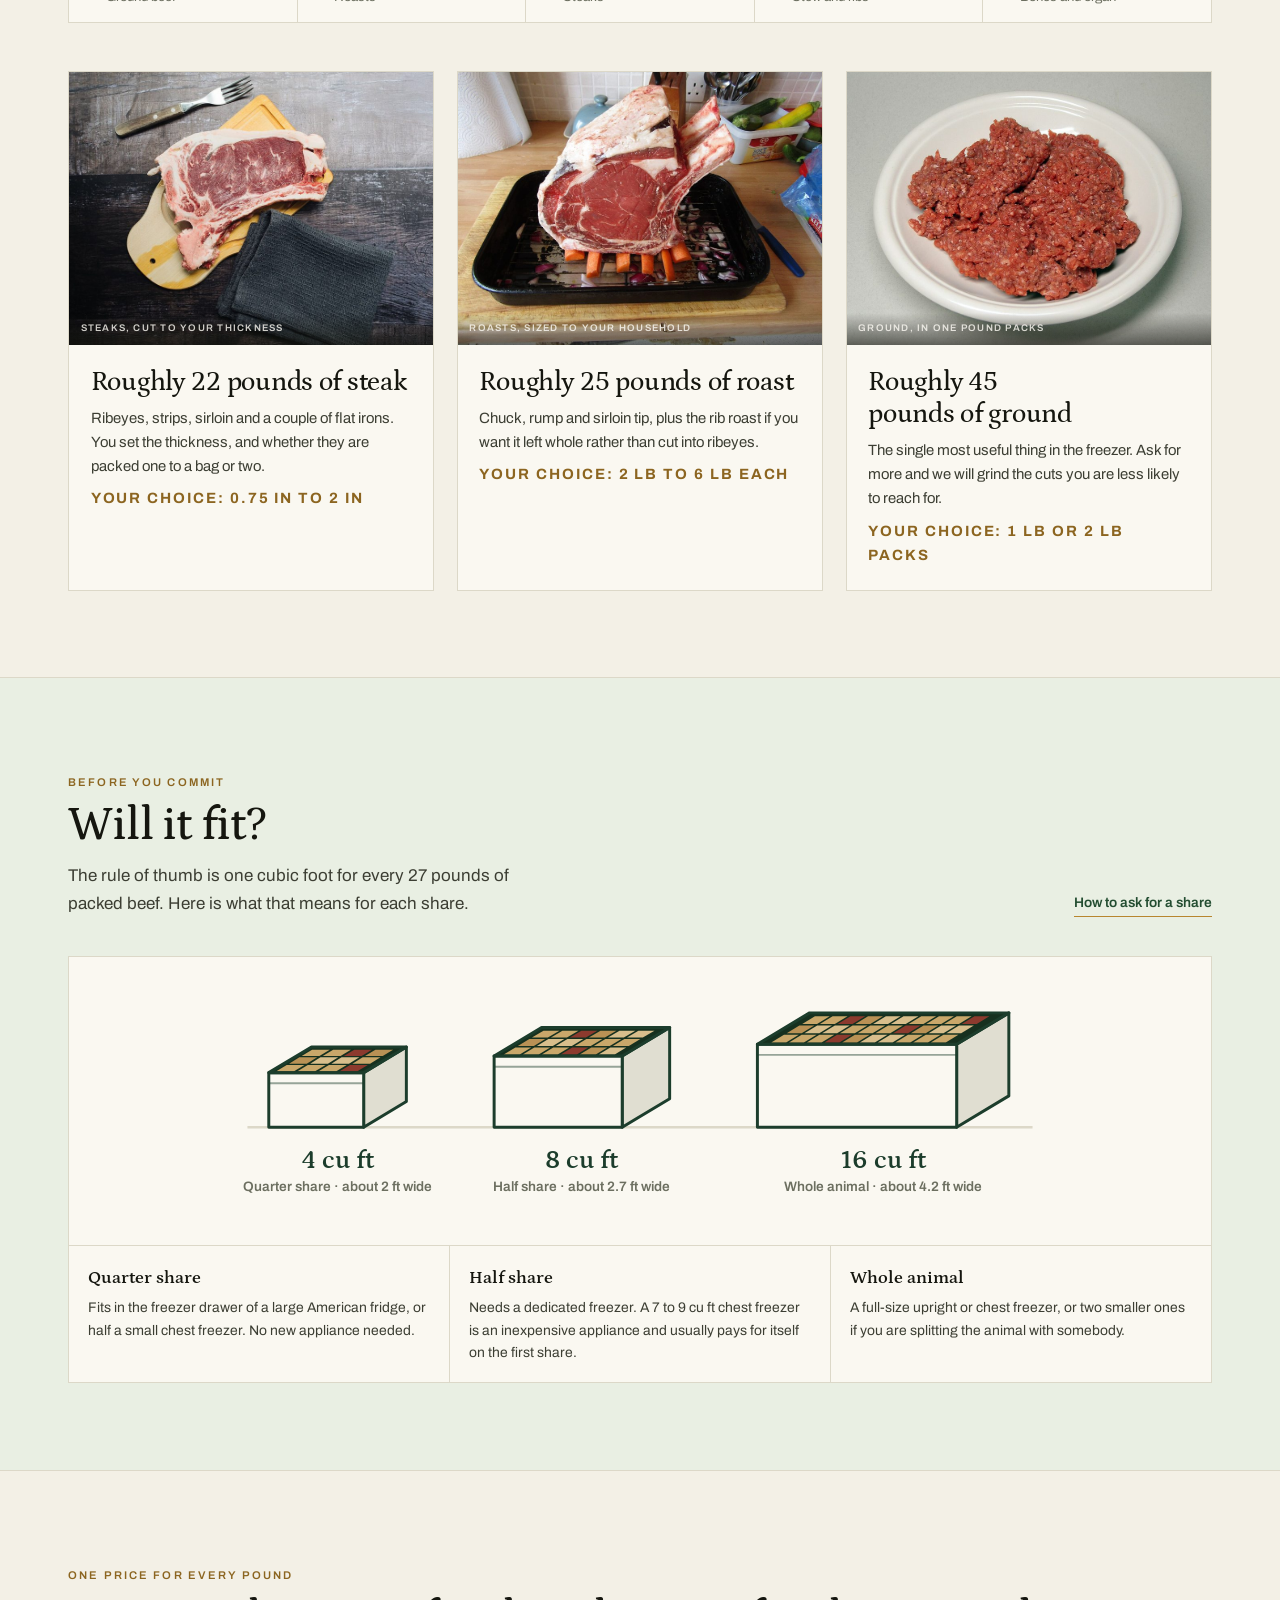
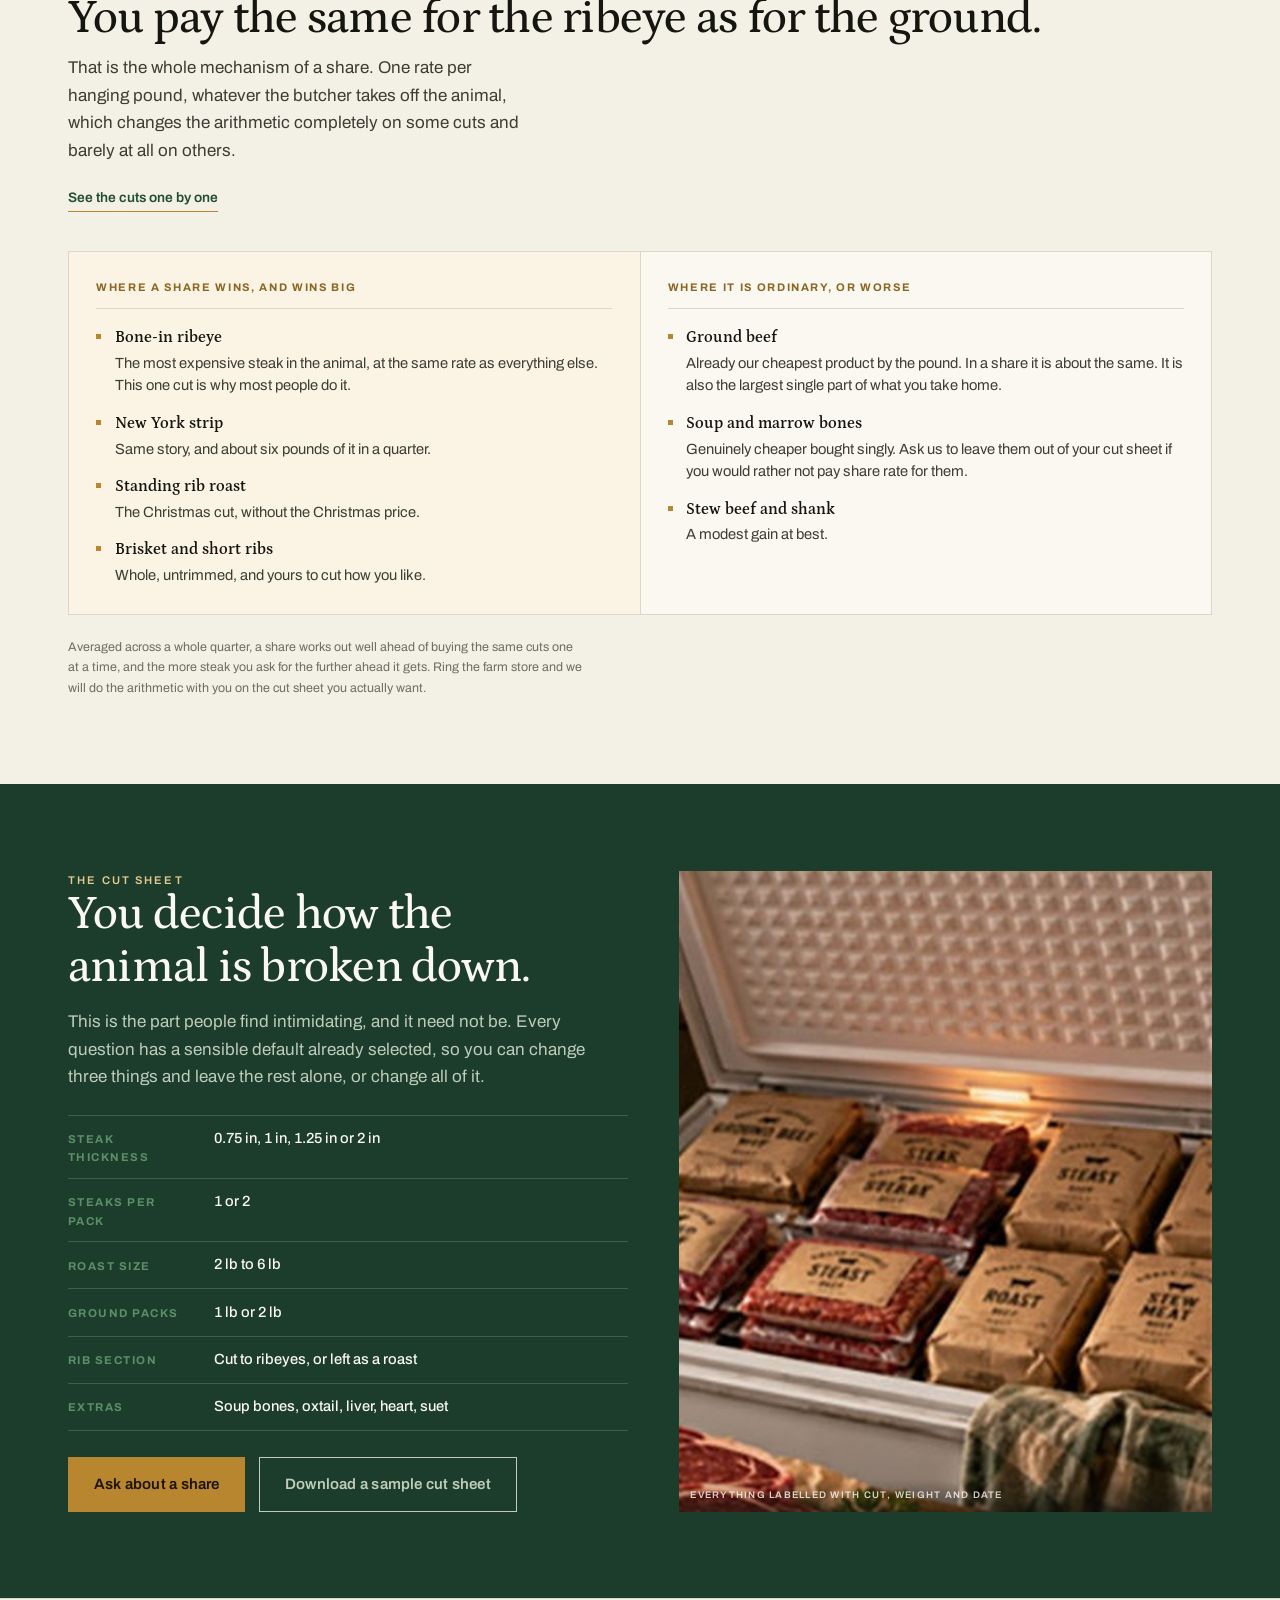
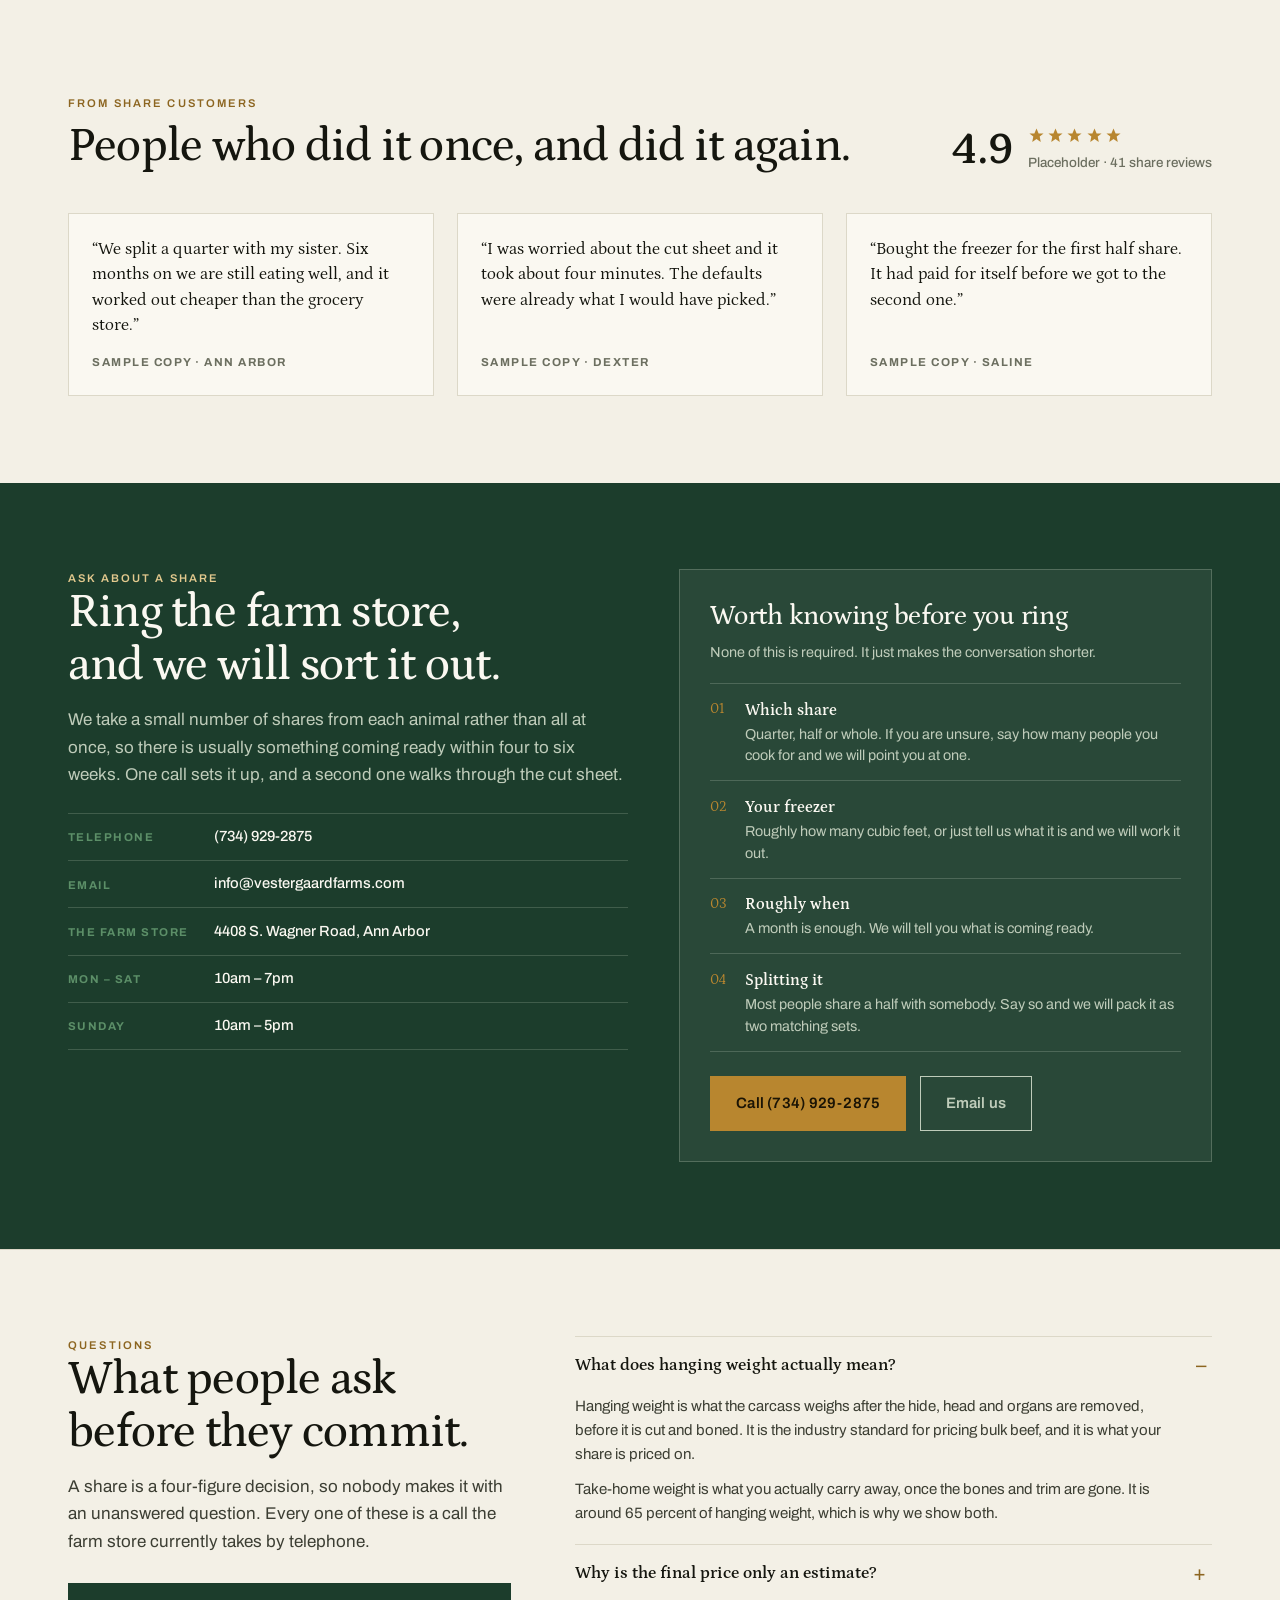
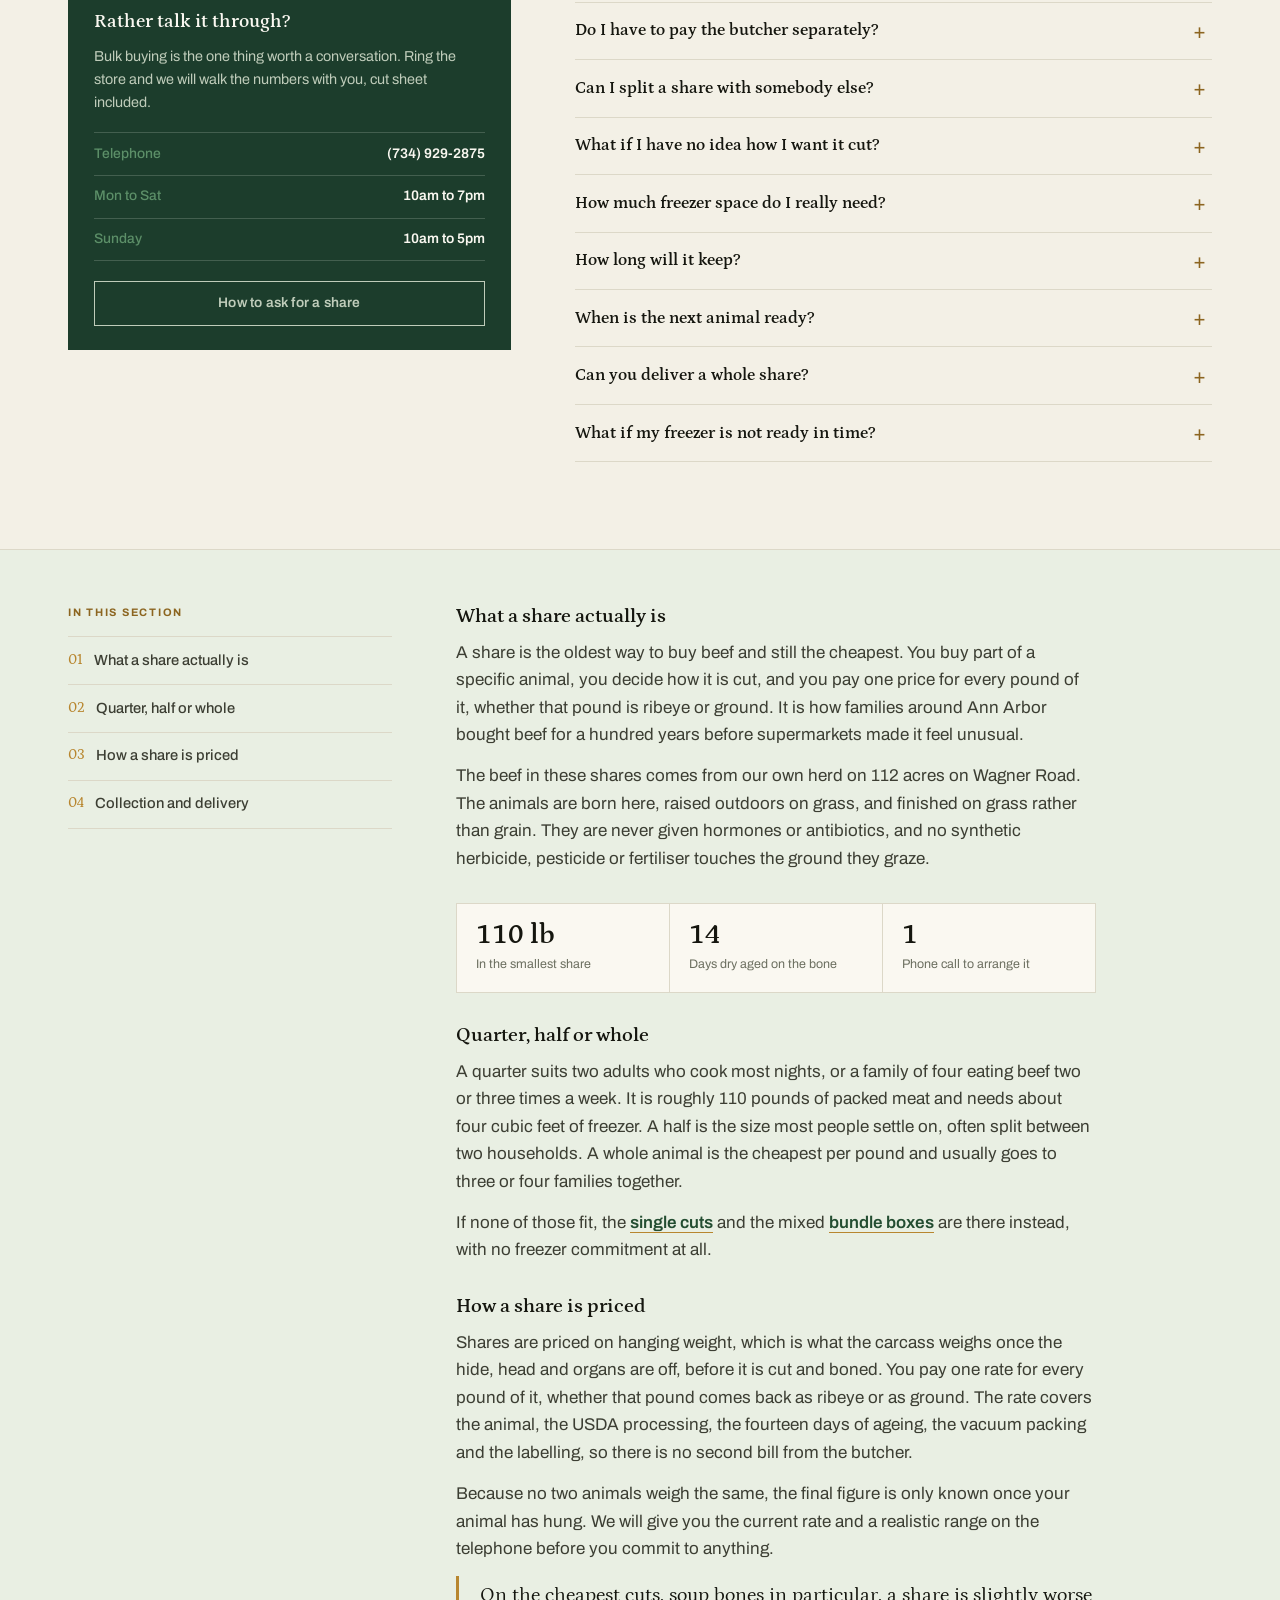
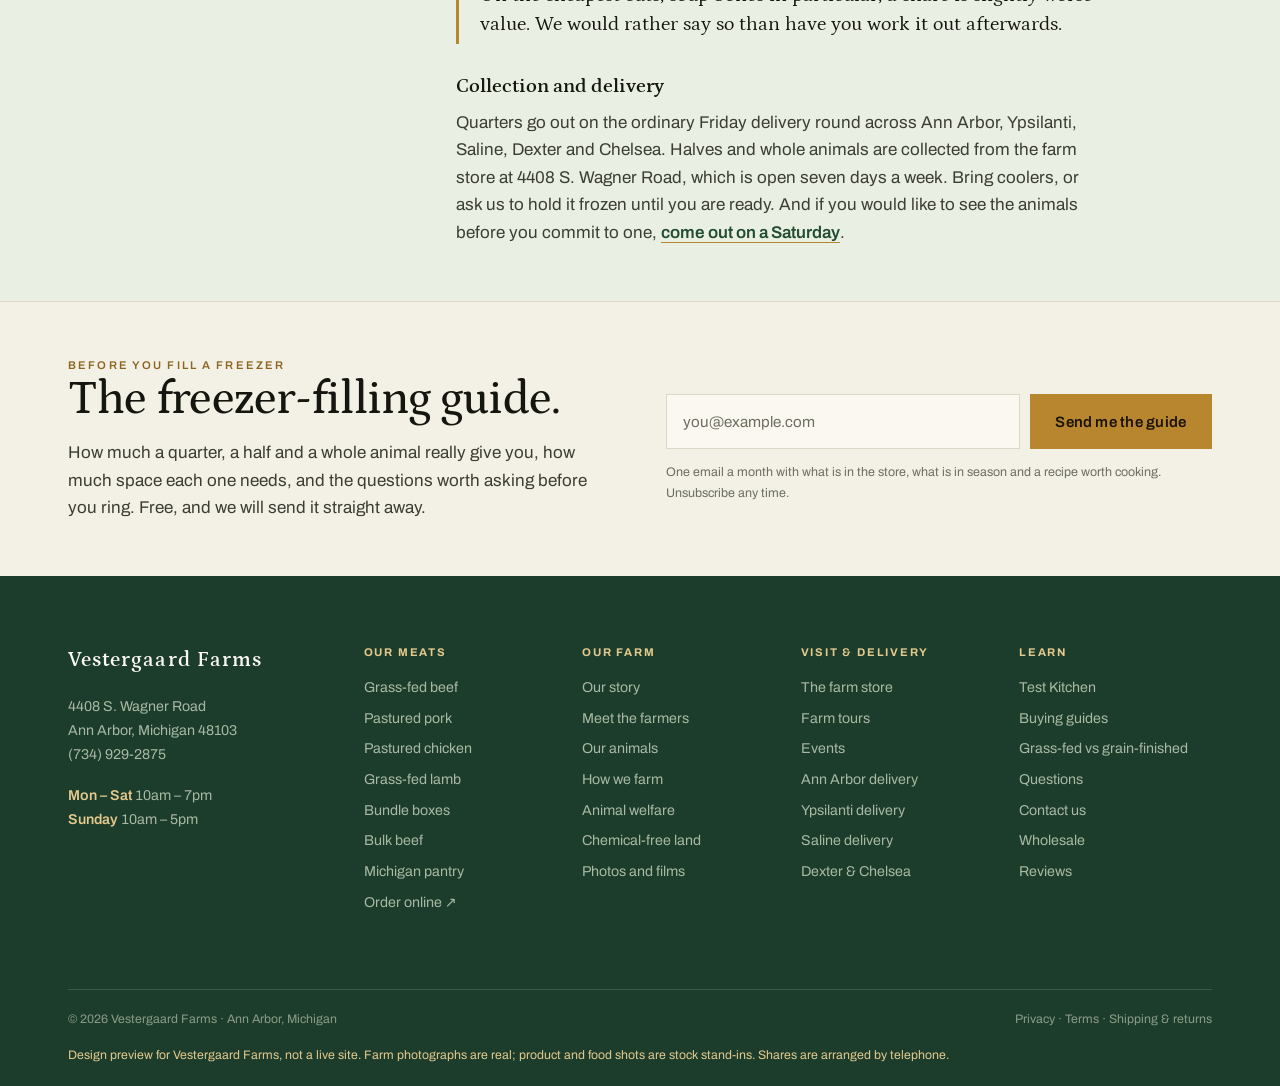
<file: bulk-beef.html>
<!DOCTYPE html>
<html lang="en">
<head>
<meta charset="utf-8">
<meta name="viewport" content="width=device-width, initial-scale=1">
<title>Bulk Beef: Quarter, Half &amp; Whole Cow | Vestergaard Farms, Ann Arbor</title>
<meta name="description" content="Quarter, half and whole grass-fed beef shares from Vestergaard Farms in Ann Arbor, Michigan. Hanging weight, take-home weight, freezer space, how the cut sheet works, and how to ask for one.">
<link rel="preconnect" href="https://fonts.googleapis.com">
<link rel="preconnect" href="https://fonts.gstatic.com" crossorigin>
<link href="https://fonts.googleapis.com/css2?family=Archivo:wght@400;500;600;700&family=Petrona:ital,wght@0,400;0,500;0,600;0,700;1,400&display=swap" rel="stylesheet">
<link rel="stylesheet" href="assets/site.css">
</head>

<body>

<button id="notesBtn" class="notes-toggle" aria-pressed="false">Show design notes</button>

<!-- ══════════════════════════════════════════ delivery notice -->
<div class="notice">
  <div class="wrap">
    <span>Order by <b>Wednesday noon</b> for <b>Friday delivery</b></span>
    <span class="dot" aria-hidden="true">&#9679;</span>
    <span>Farm store open <b>7 days</b></span>
    <span class="dot" aria-hidden="true">&#9679;</span>
    <span><b>(734) 929-2875</b></span>
  </div>
</div>

<!-- ══════════════════════════════════════════ masthead -->
<header class="masthead">
  <div class="wrap">
    <a class="mark" href="index.html">Vestergaard Farms<small>Ann Arbor, Michigan</small></a>
    <nav class="nav" aria-label="Primary">
      <a href="index.html">Home</a><a href="shop-grass-fed-beef.html">Our Meats</a>
      <a href="bulk-beef.html" aria-current="page">Bulk Beef</a><a href="index.html#delivery">Delivery</a>
      <a href="index.html#farm">Our Farm</a><a href="index.html#visit">Visit</a>
      <a href="index.html#about">About</a>
    </nav>
    <div class="tools">
      <a class="hide-xs" href="#">Search</a>
      <a class="btn btn--gold btn--sm" href="https://app.barn2door.com/QAELV/all" target="_blank" rel="noopener">
        Shop online <span class="ext" aria-hidden="true">&#8599;</span></a>
    </div>
  </div>
</header>

<!-- ══════════════════════════════════════════ page head -->
<section class="pagehead">
  <img class="pagehead__img" src="images/cat-bulk.jpg" width="516" height="852"
       style="object-position:50% 42%"
       alt="A chest freezer packed with wrapped and labelled cuts of beef">
  <div class="pagehead__scrim"></div>

  <div class="wrap pagehead__inner">
    <p class="eyebrow eyebrow--lt">Bulk beef &middot; Quarter, half and whole</p>
    <h1 class="h-xl">Fill the freezer once. Eat well all year.</h1>
    <p class="lede">One animal, raised on our pasture and cut the way you ask for it.
      Ribeyes, roasts, brisket and ground beef, all at one price per pound, packed and
      labelled and ready for the freezer.</p>
    <dl class="keyfacts">
      <div><dt>Smallest share</dt><dd class="num">110 lb<small>a quarter, packed</small></dd></div>
      <div><dt>Freezer needed</dt><dd class="num">4 cu ft<small>for a quarter</small></dd></div>
      <div><dt>Dry aged</dt><dd class="num">14 days<small>on the bone</small></dd></div>
      <div><dt>To arrange</dt><dd class="num">One call<small>(734) 929-2875</small></dd></div>
    </dl>
  </div>
</section>

<!-- ══════════════════════════════════════════ trust -->
<div class="trust">
  <div class="wrap">
    <ul>
      <li>100% grass fed and grass finished</li>
      <li>Dry aged 14 days on the bone</li>
      <li>You choose every cut</li>
      <li>One price for every pound</li>
      <li>Arranged in one phone call</li>
    </ul>
  </div>
</div>

<!-- ══════════════════════════════════════════ the three shares -->
<section class="band" id="shares">
  <div class="wrap">
    <div class="note"><b>This page replaces the PDF</b>Today, understanding a share means
      downloading a PDF and printing it. Shares are still arranged by telephone, and nothing
      about that changes. What changes is that somebody can now read this page at eleven at
      night, understand exactly what a quarter is, work out whether it fits their freezer,
      and ring you already knowing what to ask for.</div>

    <div class="note"><b>No prices on this page, deliberately</b>Share pricing moves with the
      animal and the hanging weight, so a number printed here would be wrong within a season.
      The page carries what does not change: the weights, the yield, the freezer space and
      the process. The rate comes up in the conversation.</div>

    <div class="head">
      <div>
        <p class="eyebrow">Choose a share</p>
        <h2 class="h-lg">Three sizes, and the same beef in all of them.</h2>
        <p>Weights vary between animals, so these are averages from the last two years.
          Shares are priced on the actual hanging weight of your own animal.</p>
      </div>
      <a class="link-more" href="#faq">What is hanging weight?</a>
    </div>

    <div class="compare">

      <article class="share">
        <div class="share__pad">
          <h3 class="h-md">Quarter Share</h3>
          <p>The right size for two adults who cook most nights, or a family of four who eat
            beef two or three times a week.</p>
          <dl class="share__rows">
            <div><dt>Hanging weight</dt><dd class="num">approx. 170 lb</dd></div>
            <div><dt>Take-home weight</dt><dd class="num">approx. 110 lb</dd></div>
            <div><dt>Meals, roughly</dt><dd class="num">145</dd></div>
            <div><dt>Freezer space</dt><dd class="num">4 cu ft</dd></div>
          </dl>
          <p class="share__ask">Priced by hanging weight. Ring the farm store for
            this season's rate.</p>
          <a class="btn btn--ghost btn--sm btn--block" href="#ask">Ask about a quarter</a>
        </div>
      </article>

      <article class="share share--feature">
        <p class="share__tag">Most asked for</p>
        <div class="share__pad">
          <h3 class="h-md">Half Share</h3>
          <p>The one most people settle on, often split between two households. A standing
            chest freezer holds it comfortably with room left over.</p>
          <dl class="share__rows">
            <div><dt>Hanging weight</dt><dd class="num">approx. 340 lb</dd></div>
            <div><dt>Take-home weight</dt><dd class="num">approx. 220 lb</dd></div>
            <div><dt>Meals, roughly</dt><dd class="num">290</dd></div>
            <div><dt>Freezer space</dt><dd class="num">8 cu ft</dd></div>
          </dl>
          <p class="share__ask">Priced by hanging weight. Ring the farm store for
            this season's rate.</p>
          <a class="btn btn--gold btn--sm btn--block" href="#ask">Ask about a half</a>
        </div>
      </article>

      <article class="share">
        <div class="share__pad">
          <h3 class="h-md">Whole Animal</h3>
          <p>The cheapest beef you will ever buy from us, and the only share where you decide
            absolutely every cut. Usually shared between three or four families.</p>
          <dl class="share__rows">
            <div><dt>Hanging weight</dt><dd class="num">approx. 680 lb</dd></div>
            <div><dt>Take-home weight</dt><dd class="num">approx. 440 lb</dd></div>
            <div><dt>Meals, roughly</dt><dd class="num">580</dd></div>
            <div><dt>Freezer space</dt><dd class="num">16 cu ft</dd></div>
          </dl>
          <p class="share__ask">Priced by hanging weight. Ring the farm store for
            this season's rate.</p>
          <a class="btn btn--ghost btn--sm btn--block" href="#ask">Ask about a whole</a>
        </div>
      </article>

    </div>

    <p class="fineprint" style="margin-top:1.4rem;max-width:74ch">Our share price includes
      the animal, the USDA processing, the fourteen days of dry ageing, the vacuum packing and
      the labelling. There is no second bill from the butcher, which is not true everywhere.</p>
  </div>
</section>

<!-- ══════════════════════════════════════════ how it works -->
<section class="band band--dark" id="how">
  <div class="wrap">
    <div class="note"><b>Five steps, and only one of them is yours</b>The current process
      asks the customer to do five things. This one asks them to do two: choose a share, and
      fill in a cut sheet. Everything after that is the farm's job, and the page says so.</div>

    <div class="head">
      <div>
        <p class="eyebrow eyebrow--lt">How it works</p>
        <h2 class="h-lg">One call, and about three weeks.</h2>
      </div>
      <a class="link-more" href="#faq">Common questions</a>
    </div>

    <div class="tl">
      <div class="tl__step"><span class="tl__n num">1</span>
        <p class="tl__when">Today</p>
        <h3 class="h-sm">Ring or email us</h3>
        <p>Tell us which share you want and roughly when. We will tell you what is coming
          ready and put your name against an animal.</p></div>
      <div class="tl__step"><span class="tl__n num">2</span>
        <p class="tl__when">Same week</p>
        <h3 class="h-sm">We fill in the cut sheet with you</h3>
        <p>Steak thickness, roast sizes, how much goes to ground, whether you want the bones
          and the organ meat. It takes about ten minutes on the phone.</p></div>
      <div class="tl__step"><span class="tl__n num">3</span>
        <p class="tl__when">Processing day</p>
        <h3 class="h-sm">It goes to the butcher</h3>
        <p>A USDA-inspected facility twenty miles from the farm. One short journey, which
          matters for the animal and for the meat.</p></div>
      <div class="tl__step"><span class="tl__n num">4</span>
        <p class="tl__when">Fourteen days</p>
        <h3 class="h-sm">It hangs and ages</h3>
        <p>Dry aged on the bone. This is the part that cannot be hurried, and it is most of
          why a share tastes better than a supermarket steak.</p></div>
      <div class="tl__step"><span class="tl__n num">5</span>
        <p class="tl__when">Collection</p>
        <h3 class="h-sm">Collect at the farm store</h3>
        <p>Frozen solid, vacuum sealed, boxed and labelled with the cut, the weight and the
          date. Bring a cooler or two.</p></div>
    </div>
  </div>
</section>

<!-- ══════════════════════════════════════════ what you get -->
<section class="band rule-top" id="whatyouget">
  <div class="wrap">
    <div class="note"><b>The question behind every enquiry</b>Nobody spends a thousand
      dollars on something they cannot picture. This section is the answer to "but what do I
      actually get", in weights, in proportions and in photographs.</div>

    <div class="head">
      <div>
        <p class="eyebrow">A quarter share, opened up</p>
        <h2 class="h-lg">About 110 pounds, and this is roughly how it lands.</h2>
        <p>The exact split is yours to change. Ask for more ground and fewer roasts, or thicker
          steaks and fewer of them, and the numbers move.</p>
      </div>
      <a class="link-more" href="#cutsheet">See the cut sheet</a>
    </div>

    <div class="units" role="img" aria-label="One hundred and ten squares, one per pound: 45 ground beef, 25 roasts, 22 steaks, 10 stew and ribs, 8 bones and organ meat">
      <i style="background:#1C3D2C"></i><i style="background:#1C3D2C"></i><i style="background:#1C3D2C"></i><i style="background:#1C3D2C"></i><i style="background:#1C3D2C"></i><i style="background:#1C3D2C"></i><i style="background:#1C3D2C"></i><i style="background:#1C3D2C"></i><i style="background:#1C3D2C"></i><i style="background:#1C3D2C"></i><i style="background:#1C3D2C"></i><i style="background:#1C3D2C"></i><i style="background:#1C3D2C"></i><i style="background:#1C3D2C"></i><i style="background:#1C3D2C"></i><i style="background:#1C3D2C"></i><i style="background:#1C3D2C"></i><i style="background:#1C3D2C"></i><i style="background:#1C3D2C"></i><i style="background:#1C3D2C"></i><i style="background:#1C3D2C"></i><i style="background:#1C3D2C"></i>
      <i style="background:#1C3D2C"></i><i style="background:#1C3D2C"></i><i style="background:#1C3D2C"></i><i style="background:#1C3D2C"></i><i style="background:#1C3D2C"></i><i style="background:#1C3D2C"></i><i style="background:#1C3D2C"></i><i style="background:#1C3D2C"></i><i style="background:#1C3D2C"></i><i style="background:#1C3D2C"></i><i style="background:#1C3D2C"></i><i style="background:#1C3D2C"></i><i style="background:#1C3D2C"></i><i style="background:#1C3D2C"></i><i style="background:#1C3D2C"></i><i style="background:#1C3D2C"></i><i style="background:#1C3D2C"></i><i style="background:#1C3D2C"></i><i style="background:#1C3D2C"></i><i style="background:#1C3D2C"></i><i style="background:#1C3D2C"></i><i style="background:#1C3D2C"></i>
      <i style="background:#1C3D2C"></i><i style="background:#2F6440"></i><i style="background:#2F6440"></i><i style="background:#2F6440"></i><i style="background:#2F6440"></i><i style="background:#2F6440"></i><i style="background:#2F6440"></i><i style="background:#2F6440"></i><i style="background:#2F6440"></i><i style="background:#2F6440"></i><i style="background:#2F6440"></i><i style="background:#2F6440"></i><i style="background:#2F6440"></i><i style="background:#2F6440"></i><i style="background:#2F6440"></i><i style="background:#2F6440"></i><i style="background:#2F6440"></i><i style="background:#2F6440"></i><i style="background:#2F6440"></i><i style="background:#2F6440"></i><i style="background:#2F6440"></i><i style="background:#2F6440"></i>
      <i style="background:#2F6440"></i><i style="background:#2F6440"></i><i style="background:#2F6440"></i><i style="background:#2F6440"></i><i style="background:#43855A"></i><i style="background:#43855A"></i><i style="background:#43855A"></i><i style="background:#43855A"></i><i style="background:#43855A"></i><i style="background:#43855A"></i><i style="background:#43855A"></i><i style="background:#43855A"></i><i style="background:#43855A"></i><i style="background:#43855A"></i><i style="background:#43855A"></i><i style="background:#43855A"></i><i style="background:#43855A"></i><i style="background:#43855A"></i><i style="background:#43855A"></i><i style="background:#43855A"></i><i style="background:#43855A"></i><i style="background:#43855A"></i>
      <i style="background:#43855A"></i><i style="background:#43855A"></i><i style="background:#43855A"></i><i style="background:#43855A"></i><i style="background:#5C8F68"></i><i style="background:#5C8F68"></i><i style="background:#5C8F68"></i><i style="background:#5C8F68"></i><i style="background:#5C8F68"></i><i style="background:#5C8F68"></i><i style="background:#5C8F68"></i><i style="background:#5C8F68"></i><i style="background:#5C8F68"></i><i style="background:#5C8F68"></i><i style="background:#B8862F"></i><i style="background:#B8862F"></i><i style="background:#B8862F"></i><i style="background:#B8862F"></i><i style="background:#B8862F"></i><i style="background:#B8862F"></i><i style="background:#B8862F"></i><i style="background:#B8862F"></i>
    </div>
    <p class="units__cap">Each square is one pound of packed, take-home beef. A quarter share is about 110 of them.</p>
    <div class="unitkey">
      <div style="--sw:#1C3D2C"><b class="num">45 lb</b><span>Ground beef</span></div>
      <div style="--sw:#2F6440"><b class="num">25 lb</b><span>Roasts</span></div>
      <div style="--sw:#43855A"><b class="num">22 lb</b><span>Steaks</span></div>
      <div style="--sw:#5C8F68"><b class="num">10 lb</b><span>Stew and ribs</span></div>
      <div style="--sw:#B8862F"><b class="num">8 lb</b><span>Bones and organ</span></div>
    </div>

    <div class="trio" style="margin-top:clamp(2rem,4vw,3rem)">
      <article class="card">
        <div class="shot"><img src="images/cut-ribeye.jpg" width="900" height="600"
             loading="lazy" alt="A thick bone-in ribeye steak on a wooden board">
          <span class="plate__cap">Steaks, cut to your thickness</span></div>
        <div class="card__pad">
          <h3 class="h-md">Roughly 22 pounds of steak</h3>
          <p>Ribeyes, strips, sirloin and a couple of flat irons. You set the thickness, and
            whether they are packed one to a bag or two.</p>
          <p class="card__meta">Your choice: 0.75 in to 2 in</p>
        </div>
      </article>
      <article class="card">
        <div class="shot"><img src="images/cut-rib-roast.jpg" width="900" height="675"
             loading="lazy" alt="A bone-in standing rib roast ready for the oven">
          <span class="plate__cap">Roasts, sized to your household</span></div>
        <div class="card__pad">
          <h3 class="h-md">Roughly 25 pounds of roast</h3>
          <p>Chuck, rump and sirloin tip, plus the rib roast if you want it left whole rather
            than cut into ribeyes.</p>
          <p class="card__meta">Your choice: 2 lb to 6 lb each</p>
        </div>
      </article>
      <article class="card">
        <div class="shot"><img src="images/cut-ground.jpg" width="900" height="685"
             loading="lazy" alt="Fresh ground beef on a plate">
          <span class="plate__cap">Ground, in one pound packs</span></div>
        <div class="card__pad">
          <h3 class="h-md">Roughly 45 pounds of ground</h3>
          <p>The single most useful thing in the freezer. Ask for more and we will grind the
            cuts you are less likely to reach for.</p>
          <p class="card__meta">Your choice: 1 lb or 2 lb packs</p>
        </div>
      </article>
    </div>
  </div>
</section>

<!-- ══════════════════════════════════════════ freezer space -->
<section class="band band--pale rule-top" id="freezer">
  <div class="wrap">
    <div class="note"><b>The objection nobody voices</b>Freezer space is the reason most
      people who want a share never buy one. Answering it in cubic feet, in plain language
      and before they have to ask removes the last obstacle in the way.</div>

    <div class="head">
      <div>
        <p class="eyebrow">Before you commit</p>
        <h2 class="h-lg">Will it fit?</h2>
        <p>The rule of thumb is one cubic foot for every 27 pounds of packed beef. Here is
          what that means for each share.</p>
      </div>
      <a class="link-more" href="#ask">How to ask for a share</a>
    </div>

    <div class="frzfig">
      <svg viewBox="0 138 742 184" role="img" aria-label="Three chest freezers drawn to scale: 4, 8 and 16 cubic feet, each packed with wrapped beef">
        <line x1="40" y1="252.0" x2="702.0" y2="252.0" stroke="#DCD8C8" stroke-width="2"/>
        <g>
          <path fill="#E0DED1" stroke="#1C3D2C" stroke-width="2.5" stroke-linejoin="round" d="M138.0 206.0 L174.0 184.4 L174.0 230.4 L138.0 252.0 Z"/>
          <path fill="#FAF8F1" stroke="#1C3D2C" stroke-width="2.5" stroke-linejoin="round" d="M58.0 206.0 L138.0 206.0 L138.0 252.0 L58.0 252.0 Z"/>
          <path fill="#16301F" d="M58.0 206.0 L138.0 206.0 L174.0 184.4 L94.0 184.4 Z"/>
          <path fill="#C9A76A" d="M64.4 204.8 L79.3 204.8 L88.1 199.6 L73.1 199.6 Z"/>
          <path fill="#C9A76A" d="M82.2 204.8 L97.1 204.8 L105.9 199.6 L90.9 199.6 Z"/>
          <path fill="#C9A76A" d="M100.0 204.8 L114.9 204.8 L123.7 199.6 L108.7 199.6 Z"/>
          <path fill="#8C3A2E" d="M117.8 204.8 L132.7 204.8 L141.5 199.6 L126.5 199.6 Z"/>
          <path fill="#B99155" d="M75.1 198.4 L90.0 198.4 L98.8 193.1 L83.8 193.1 Z"/>
          <path fill="#D8BE8C" d="M92.9 198.4 L107.8 198.4 L116.6 193.1 L101.6 193.1 Z"/>
          <path fill="#D8BE8C" d="M110.7 198.4 L125.6 198.4 L134.4 193.1 L119.4 193.1 Z"/>
          <path fill="#C9A76A" d="M128.5 198.4 L143.4 198.4 L152.2 193.1 L137.2 193.1 Z"/>
          <path fill="#C9A76A" d="M85.7 192.0 L100.7 192.0 L109.4 186.7 L94.5 186.7 Z"/>
          <path fill="#C9A76A" d="M103.5 192.0 L118.5 192.0 L127.2 186.7 L112.3 186.7 Z"/>
          <path fill="#8C3A2E" d="M121.3 192.0 L136.3 192.0 L145.0 186.7 L130.1 186.7 Z"/>
          <path fill="#B99155" d="M139.1 192.0 L154.1 192.0 L162.8 186.7 L147.9 186.7 Z"/>
          <path fill="none" stroke="#1C3D2C" stroke-width="2.5" stroke-linejoin="round" d="M58.0 206.0 L138.0 206.0 L174.0 184.4 L94.0 184.4 Z"/>
          <path fill="none" stroke="#1C3D2C" stroke-width="1.6" opacity=".45" d="M58.0 215.0 L138.0 215.0"/>
          <text class="fn" x="116.0" y="286.0" text-anchor="middle">4 cu ft</text>
          <text class="fs" x="116.0" y="306.0" text-anchor="middle">Quarter share &#183; about 2 ft wide</text>
        </g>
        <g>
          <path fill="#E0DED1" stroke="#1C3D2C" stroke-width="2.5" stroke-linejoin="round" d="M356.0 192.0 L396.0 168.0 L396.0 228.0 L356.0 252.0 Z"/>
          <path fill="#FAF8F1" stroke="#1C3D2C" stroke-width="2.5" stroke-linejoin="round" d="M248.0 192.0 L356.0 192.0 L356.0 252.0 L248.0 252.0 Z"/>
          <path fill="#16301F" d="M248.0 192.0 L356.0 192.0 L396.0 168.0 L288.0 168.0 Z"/>
          <path fill="#C9A76A" d="M256.1 190.7 L269.6 190.7 L279.3 184.8 L265.9 184.8 Z"/>
          <path fill="#C9A76A" d="M272.2 190.7 L285.6 190.7 L295.3 184.8 L281.9 184.8 Z"/>
          <path fill="#C9A76A" d="M288.2 190.7 L301.6 190.7 L311.4 184.8 L297.9 184.8 Z"/>
          <path fill="#8C3A2E" d="M304.2 190.7 L317.7 190.7 L327.4 184.8 L313.9 184.8 Z"/>
          <path fill="#B99155" d="M320.2 190.7 L333.7 190.7 L343.4 184.8 L330.0 184.8 Z"/>
          <path fill="#D8BE8C" d="M336.2 190.7 L349.7 190.7 L359.4 184.8 L346.0 184.8 Z"/>
          <path fill="#B99155" d="M268.0 183.6 L281.5 183.6 L291.2 177.7 L277.7 177.7 Z"/>
          <path fill="#D8BE8C" d="M284.0 183.6 L297.5 183.6 L307.2 177.7 L293.8 177.7 Z"/>
          <path fill="#D8BE8C" d="M300.0 183.6 L313.5 183.6 L323.2 177.7 L309.8 177.7 Z"/>
          <path fill="#C9A76A" d="M316.1 183.6 L329.5 183.6 L339.3 177.7 L325.8 177.7 Z"/>
          <path fill="#C9A76A" d="M332.1 183.6 L345.5 183.6 L355.3 177.7 L341.8 177.7 Z"/>
          <path fill="#C9A76A" d="M348.1 183.6 L361.6 183.6 L371.3 177.7 L357.8 177.7 Z"/>
          <path fill="#C9A76A" d="M279.9 176.4 L293.3 176.4 L303.1 170.6 L289.6 170.6 Z"/>
          <path fill="#C9A76A" d="M295.9 176.4 L309.4 176.4 L319.1 170.6 L305.6 170.6 Z"/>
          <path fill="#8C3A2E" d="M311.9 176.4 L325.4 176.4 L335.1 170.6 L321.6 170.6 Z"/>
          <path fill="#B99155" d="M327.9 176.4 L341.4 176.4 L351.1 170.6 L337.7 170.6 Z"/>
          <path fill="#D8BE8C" d="M344.0 176.4 L357.4 176.4 L367.1 170.6 L353.7 170.6 Z"/>
          <path fill="#D8BE8C" d="M360.0 176.4 L373.4 176.4 L383.2 170.6 L369.7 170.6 Z"/>
          <path fill="none" stroke="#1C3D2C" stroke-width="2.5" stroke-linejoin="round" d="M248.0 192.0 L356.0 192.0 L396.0 168.0 L288.0 168.0 Z"/>
          <path fill="none" stroke="#1C3D2C" stroke-width="1.6" opacity=".45" d="M248.0 201.0 L356.0 201.0"/>
          <text class="fn" x="322.0" y="286.0" text-anchor="middle">8 cu ft</text>
          <text class="fs" x="322.0" y="306.0" text-anchor="middle">Half share &#183; about 2.7 ft wide</text>
        </g>
        <g>
          <path fill="#E0DED1" stroke="#1C3D2C" stroke-width="2.5" stroke-linejoin="round" d="M638.0 182.0 L682.0 155.6 L682.0 225.6 L638.0 252.0 Z"/>
          <path fill="#FAF8F1" stroke="#1C3D2C" stroke-width="2.5" stroke-linejoin="round" d="M470.0 182.0 L638.0 182.0 L638.0 252.0 L470.0 252.0 Z"/>
          <path fill="#16301F" d="M470.0 182.0 L638.0 182.0 L682.0 155.6 L514.0 155.6 Z"/>
          <path fill="#C9A76A" d="M481.7 180.5 L494.2 180.5 L504.9 174.1 L492.4 174.1 Z"/>
          <path fill="#C9A76A" d="M496.6 180.5 L509.2 180.5 L519.9 174.1 L507.3 174.1 Z"/>
          <path fill="#C9A76A" d="M511.6 180.5 L524.1 180.5 L534.8 174.1 L522.3 174.1 Z"/>
          <path fill="#8C3A2E" d="M526.5 180.5 L539.1 180.5 L549.8 174.1 L537.2 174.1 Z"/>
          <path fill="#B99155" d="M541.5 180.5 L554.0 180.5 L564.7 174.1 L552.2 174.1 Z"/>
          <path fill="#D8BE8C" d="M556.4 180.5 L569.0 180.5 L579.7 174.1 L567.1 174.1 Z"/>
          <path fill="#D8BE8C" d="M571.4 180.5 L583.9 180.5 L594.6 174.1 L582.1 174.1 Z"/>
          <path fill="#C9A76A" d="M586.3 180.5 L598.9 180.5 L609.6 174.1 L597.0 174.1 Z"/>
          <path fill="#C9A76A" d="M601.3 180.5 L613.8 180.5 L624.5 174.1 L612.0 174.1 Z"/>
          <path fill="#C9A76A" d="M616.2 180.5 L628.8 180.5 L639.5 174.1 L626.9 174.1 Z"/>
          <path fill="#B99155" d="M494.7 172.7 L507.3 172.7 L518.0 166.3 L505.4 166.3 Z"/>
          <path fill="#D8BE8C" d="M509.7 172.7 L522.2 172.7 L532.9 166.3 L520.4 166.3 Z"/>
          <path fill="#D8BE8C" d="M524.6 172.7 L537.2 172.7 L547.9 166.3 L535.3 166.3 Z"/>
          <path fill="#C9A76A" d="M539.6 172.7 L552.1 172.7 L562.8 166.3 L550.3 166.3 Z"/>
          <path fill="#C9A76A" d="M554.5 172.7 L567.1 172.7 L577.8 166.3 L565.2 166.3 Z"/>
          <path fill="#C9A76A" d="M569.5 172.7 L582.0 172.7 L592.7 166.3 L580.2 166.3 Z"/>
          <path fill="#8C3A2E" d="M584.4 172.7 L597.0 172.7 L607.7 166.3 L595.1 166.3 Z"/>
          <path fill="#B99155" d="M599.4 172.7 L611.9 172.7 L622.6 166.3 L610.1 166.3 Z"/>
          <path fill="#D8BE8C" d="M614.3 172.7 L626.9 172.7 L637.6 166.3 L625.0 166.3 Z"/>
          <path fill="#D8BE8C" d="M629.3 172.7 L641.8 172.7 L652.5 166.3 L640.0 166.3 Z"/>
          <path fill="#C9A76A" d="M507.8 164.9 L520.3 164.9 L531.0 158.5 L518.5 158.5 Z"/>
          <path fill="#C9A76A" d="M522.7 164.9 L535.3 164.9 L546.0 158.5 L533.4 158.5 Z"/>
          <path fill="#8C3A2E" d="M537.7 164.9 L550.2 164.9 L560.9 158.5 L548.4 158.5 Z"/>
          <path fill="#B99155" d="M552.6 164.9 L565.2 164.9 L575.9 158.5 L563.3 158.5 Z"/>
          <path fill="#D8BE8C" d="M567.6 164.9 L580.1 164.9 L590.8 158.5 L578.3 158.5 Z"/>
          <path fill="#D8BE8C" d="M582.5 164.9 L595.1 164.9 L605.8 158.5 L593.2 158.5 Z"/>
          <path fill="#C9A76A" d="M597.5 164.9 L610.0 164.9 L620.7 158.5 L608.2 158.5 Z"/>
          <path fill="#C9A76A" d="M612.4 164.9 L625.0 164.9 L635.7 158.5 L623.1 158.5 Z"/>
          <path fill="#C9A76A" d="M627.4 164.9 L639.9 164.9 L650.6 158.5 L638.1 158.5 Z"/>
          <path fill="#8C3A2E" d="M642.3 164.9 L654.9 164.9 L665.6 158.5 L653.0 158.5 Z"/>
          <path fill="none" stroke="#1C3D2C" stroke-width="2.5" stroke-linejoin="round" d="M470.0 182.0 L638.0 182.0 L682.0 155.6 L514.0 155.6 Z"/>
          <path fill="none" stroke="#1C3D2C" stroke-width="1.6" opacity=".45" d="M470.0 191.0 L638.0 191.0"/>
          <text class="fn" x="576.0" y="286.0" text-anchor="middle">16 cu ft</text>
          <text class="fs" x="576.0" y="306.0" text-anchor="middle">Whole animal &#183; about 4.2 ft wide</text>
        </g>
      </svg>
    </div>
    <p class="pan-hint">Swipe sideways to compare all three.</p>
    <div class="frzcap">
      <div><b>Quarter share</b><p>Fits in the freezer drawer of a large American fridge, or
        half a small chest freezer. No new appliance needed.</p></div>
      <div><b>Half share</b><p>Needs a dedicated freezer. A 7 to 9 cu ft chest freezer is an
        inexpensive appliance and usually pays for itself on the first share.</p></div>
      <div><b>Whole animal</b><p>A full-size upright or chest freezer, or two smaller ones if
        you are splitting the animal with somebody.</p></div>
    </div>
  </div>
</section>

<!-- ══════════════════════════════════════════ one price -->
<section class="band rule-top" id="value">
  <div class="wrap">
    <div class="note"><b>Honest framing beats a sales pitch</b>The right-hand column below
      names the cuts where a share is <em>not</em> the cheapest option. Leaving that in is
      what makes the left-hand column believable, and it is the kind of candour that gets a
      page shared and linked to.</div>

    <div class="head">
      <div>
        <p class="eyebrow">One price for every pound</p>
        <h2 class="h-lg">You pay the same for the ribeye as for the ground.</h2>
        <p>That is the whole mechanism of a share. One rate per hanging pound, whatever the
          butcher takes off the animal, which changes the arithmetic completely on some cuts
          and barely at all on others.</p>
      </div>
      <a class="link-more" href="shop-grass-fed-beef.html">See the cuts one by one</a>
    </div>

    <div class="tradeoff">
      <div class="tradeoff__col tradeoff__col--win">
        <p class="tradeoff__head">Where a share wins, and wins big</p>
        <ul>
          <li><b>Bone-in ribeye</b> The most expensive steak in the animal, at the same rate
            as everything else. This one cut is why most people do it.</li>
          <li><b>New York strip</b> Same story, and about six pounds of it in a quarter.</li>
          <li><b>Standing rib roast</b> The Christmas cut, without the Christmas price.</li>
          <li><b>Brisket and short ribs</b> Whole, untrimmed, and yours to cut how you like.</li>
        </ul>
      </div>
      <div class="tradeoff__col">
        <p class="tradeoff__head">Where it is ordinary, or worse</p>
        <ul>
          <li><b>Ground beef</b> Already our cheapest product by the pound. In a share it is
            about the same. It is also the largest single part of what you take home.</li>
          <li><b>Soup and marrow bones</b> Genuinely cheaper bought singly. Ask us to leave
            them out of your cut sheet if you would rather not pay share rate for them.</li>
          <li><b>Stew beef and shank</b> A modest gain at best.</li>
        </ul>
      </div>
    </div>

    <p class="fineprint" style="margin-top:1.4rem;max-width:74ch">Averaged across a whole
      quarter, a share works out well ahead of buying the same cuts one at a time, and the
      more steak you ask for the further ahead it gets. Ring the farm store and we will do
      the arithmetic with you on the cut sheet you actually want.</p>
  </div>
</section>

<!-- ══════════════════════════════════════════ cut sheet -->
<section class="band band--dark" id="cutsheet">
  <div class="wrap">
    <div class="split split--flip split--stretch">
      <div class="split__media">
        <div class="shot shot--fill"><img src="images/cat-bulk.jpg" width="516" height="852"
             loading="lazy" alt="A chest freezer filled with wrapped cuts of beef">
          <span class="plate__cap">Everything labelled with cut, weight and date</span></div>
      </div>
      <div>
        <p class="eyebrow eyebrow--lt">The cut sheet</p>
        <h2 class="h-lg">You decide how the animal is broken down.</h2>
        <p class="prose" style="margin-top:.85rem">This is the part people find intimidating,
          and it need not be. Every question has a sensible default already selected, so you
          can change three things and leave the rest alone, or change all of it.</p>
        <dl class="facts">
          <div><dt>Steak thickness</dt><dd class="num">0.75 in, 1 in, 1.25 in or 2 in</dd></div>
          <div><dt>Steaks per pack</dt><dd class="num">1 or 2</dd></div>
          <div><dt>Roast size</dt><dd class="num">2 lb to 6 lb</dd></div>
          <div><dt>Ground packs</dt><dd class="num">1 lb or 2 lb</dd></div>
          <div><dt>Rib section</dt><dd>Cut to ribeyes, or left as a roast</dd></div>
          <div><dt>Extras</dt><dd>Soup bones, oxtail, liver, heart, suet</dd></div>
        </dl>
        <div class="cta-row" style="margin-top:1.6rem">
          <a class="btn btn--gold" href="#ask">Ask about a share</a>
          <a class="btn btn--ghost" href="#">Download a sample cut sheet</a>
        </div>
      </div>
    </div>
  </div>
</section>

<!-- ══════════════════════════════════════════ reviews -->
<section class="band rule-top">
  <div class="wrap">
    <div class="note"><b>Sample copy &middot; real reviews to be collected</b>Bulk buying is a
      high-consideration purchase, so this is the page where testimonials matter most. We
      would start collecting them from this year's share customers immediately.</div>

    <div class="head">
      <div>
        <p class="eyebrow">From share customers</p>
        <h2 class="h-lg">People who did it once, and did it again.</h2>
      </div>
      <div class="rating">
        <span class="rating__score num">4.9</span>
        <div>
          <div class="stars" aria-hidden="true">
            <svg viewBox="0 0 24 24" fill="currentColor"><path d="M12 2l3 7h7l-5.5 4.5L18 21l-6-4-6 4 1.5-7.5L2 9h7z"/></svg>
            <svg viewBox="0 0 24 24" fill="currentColor"><path d="M12 2l3 7h7l-5.5 4.5L18 21l-6-4-6 4 1.5-7.5L2 9h7z"/></svg>
            <svg viewBox="0 0 24 24" fill="currentColor"><path d="M12 2l3 7h7l-5.5 4.5L18 21l-6-4-6 4 1.5-7.5L2 9h7z"/></svg>
            <svg viewBox="0 0 24 24" fill="currentColor"><path d="M12 2l3 7h7l-5.5 4.5L18 21l-6-4-6 4 1.5-7.5L2 9h7z"/></svg>
            <svg viewBox="0 0 24 24" fill="currentColor"><path d="M12 2l3 7h7l-5.5 4.5L18 21l-6-4-6 4 1.5-7.5L2 9h7z"/></svg>
          </div>
          <p class="rating__count num">Placeholder &middot; 41 share reviews</p>
        </div>
      </div>
    </div>

    <div class="quotes">
      <figure class="quote">
        <blockquote>&ldquo;We split a quarter with my sister. Six months on we are still
          eating well, and it worked out cheaper than the grocery store.&rdquo;</blockquote>
        <figcaption>Sample copy &middot; Ann Arbor</figcaption>
      </figure>
      <figure class="quote">
        <blockquote>&ldquo;I was worried about the cut sheet and it took about four minutes.
          The defaults were already what I would have picked.&rdquo;</blockquote>
        <figcaption>Sample copy &middot; Dexter</figcaption>
      </figure>
      <figure class="quote">
        <blockquote>&ldquo;Bought the freezer for the first half share. It had paid for
          itself before we got to the second one.&rdquo;</blockquote>
        <figcaption>Sample copy &middot; Saline</figcaption>
      </figure>
    </div>
  </div>
</section>

<!-- ══════════════════════════════════════════ ask -->
<section class="band band--dark" id="ask">
  <div class="wrap">
    <div class="note"><b>No form, because there is no form</b>Shares are arranged by
      telephone, and that is the right way to sell something that needs a cut sheet. What
      this page does is make sure the person calling already knows what a quarter is, whether
      it fits their freezer, and roughly what they want, so the call is five minutes rather
      than twenty-five.</div>

    <div class="split split--stretch">
      <div>
        <p class="eyebrow eyebrow--lt">Ask about a share</p>
        <h2 class="h-lg">Ring the farm store, and we will sort it out.</h2>
        <p class="prose" style="margin-top:.85rem">We take a small number of shares from each
          animal rather than all at once, so there is usually something coming ready within
          four to six weeks. One call sets it up, and a second one walks through the cut sheet.</p>
        <dl class="facts">
          <div><dt>Telephone</dt><dd class="num">(734) 929-2875</dd></div>
          <div><dt>Email</dt><dd>info@vestergaardfarms.com</dd></div>
          <div><dt>The farm store</dt><dd>4408 S. Wagner Road, Ann Arbor</dd></div>
          <div><dt>Mon &ndash; Sat</dt><dd class="num">10am &ndash; 7pm</dd></div>
          <div><dt>Sunday</dt><dd class="num">10am &ndash; 5pm</dd></div>
        </dl>
      </div>

      <div class="askcard">
        <h3 class="h-md">Worth knowing before you ring</h3>
        <p>None of this is required. It just makes the conversation shorter.</p>
        <ol class="asklist">
          <li><b>Which share</b> Quarter, half or whole. If you are unsure, say how many
            people you cook for and we will point you at one.</li>
          <li><b>Your freezer</b> Roughly how many cubic feet, or just tell us what it is and
            we will work it out.</li>
          <li><b>Roughly when</b> A month is enough. We will tell you what is coming ready.</li>
          <li><b>Splitting it</b> Most people share a half with somebody. Say so and we will
            pack it as two matching sets.</li>
        </ol>
        <div class="cta-row" style="margin-top:1.5rem">
          <a class="btn btn--gold" href="tel:+17349292875">Call (734) 929-2875</a>
          <a class="btn btn--ghost" href="mailto:info@vestergaardfarms.com">Email us</a>
        </div>
      </div>
    </div>
  </div>
</section>

<!-- ══════════════════════════════════════════ faq -->
<section class="band rule-top" id="faq">
  <div class="wrap">
    <div class="note"><b>Every one of these is a phone call you stop taking</b>These are the
      questions the farm store answers by telephone week after week. Written down once, marked
      up with FAQ schema, they also give you a chance of appearing in search results for the
      exact wording people use.</div>

    <div class="qa">
      <div class="qa__aside">
        <p class="eyebrow">Questions</p>
        <h2 class="h-lg">What people ask before they commit.</h2>
        <p style="margin-top:.8rem">A share is a four-figure decision, so nobody makes it
          with an unanswered question. Every one of these is a call the farm store currently
          takes by telephone.</p>
        <div class="qa__card">
          <h3>Rather talk it through?</h3>
          <p>Bulk buying is the one thing worth a conversation. Ring the store and we will
            walk the numbers with you, cut sheet included.</p>
          <dl>
            <div><dt>Telephone</dt><dd class="num">(734) 929-2875</dd></div>
            <div><dt>Mon to Sat</dt><dd class="num">10am to 7pm</dd></div>
            <div><dt>Sunday</dt><dd class="num">10am to 5pm</dd></div>
          </dl>
          <a class="btn btn--ghost btn--sm btn--block" href="#ask">How to ask for a share</a>
        </div>
      </div>

      <div class="faq">
        <details open>
          <summary>What does hanging weight actually mean?</summary>
          <div class="faq__a"><p>Hanging weight is what the carcass weighs after the hide, head
            and organs are removed, before it is cut and boned. It is the industry standard for
            pricing bulk beef, and it is what your share is priced on.</p>
            <p>Take-home weight is what you actually carry away, once the bones and trim are
              gone. It is around 65 percent of hanging weight, which is why we show both.</p></div>
        </details>
        <details>
          <summary>Why is the final price only an estimate?</summary>
          <div class="faq__a"><p>Because no two animals weigh the same. We know the price per
            hanging pound exactly, but we do not know your animal's hanging weight until it has
            hung. The estimates on this page come from the average of the last two years, and in
            practice the final figure lands within about eight percent.</p></div>
        </details>
        <details>
          <summary>Do I have to pay the butcher separately?</summary>
          <div class="faq__a"><p>No. A lot of farms quote a low price per pound and then leave
            you to settle a second bill at the processor. Our totals include the processing, the
            fourteen days of dry ageing, the vacuum packing and the labelling. One bill, from
            us.</p></div>
        </details>
        <details>
          <summary>Can I split a share with somebody else?</summary>
          <div class="faq__a"><p>Yes, and most people do. Mention it when you ring and we will
            pack it as two matching sets, so there is nothing to divide up on the driveway.
            Whoever arranges it settles with us, and the two of you sort it out privately.</p></div>
        </details>
        <details>
          <summary>What if I have no idea how I want it cut?</summary>
          <div class="faq__a"><p>Leave the cut sheet exactly as it comes. Every option has a
            default already chosen, and the defaults are what most households ask for. If you
            would rather talk it through, ring the farm store and we will fill it in with you.</p></div>
        </details>
        <details>
          <summary>How much freezer space do I really need?</summary>
          <div class="faq__a"><p>About one cubic foot for every 27 pounds of packed beef. A
            quarter needs roughly 4 cubic feet, a half about 8, a whole animal about 16. There is
            a fuller breakdown <a href="#freezer">further up this page</a>.</p></div>
        </details>
        <details>
          <summary>How long will it keep?</summary>
          <div class="faq__a"><p>Vacuum-sealed steaks and roasts hold their quality for about a
            year in a freezer that stays at 0&deg;F. Ground beef is best inside six months. Nothing
            becomes unsafe after that, but the texture begins to suffer.</p></div>
        </details>
        <details>
          <summary>When is the next animal ready?</summary>
          <div class="faq__a"><p>We take shares from a small number of animals each month rather
            than all at once, so there is usually something within four to six weeks. Ring the
            farm store and we will tell you what is coming ready. Everything you need before
            you call is <a href="#ask">further down this page</a>.</p></div>
        </details>
        <details>
          <summary>Can you deliver a whole share?</summary>
          <div class="faq__a"><p>A quarter goes out on the normal Friday round across Ann Arbor,
            Ypsilanti, Saline, Dexter and Chelsea. Halves and whole animals are collection only,
            simply because of the volume. Bring a cooler or two.</p></div>
        </details>
        <details>
          <summary>What if my freezer is not ready in time?</summary>
          <div class="faq__a"><p>We can hold a share frozen at the farm for up to three weeks
            after processing at no charge. Mention it when you arrange the share, or ring the
            store once you know.</p></div>
        </details>
      </div>
    </div>
  </div>
</section>

<!-- ══════════════════════════════════════════ long copy -->
<section class="band band--tight band--pale rule-top">
  <div class="wrap">
    <div class="article">
      <nav class="article__nav" aria-label="In this section">
        <h3>In this section</h3>
        <ol>
          <li><a href="#b-what">What a share actually is</a></li>
          <li><a href="#b-size">Quarter, half or whole</a></li>
          <li><a href="#b-cost">How a share is priced</a></li>
          <li><a href="#b-get">Collection and delivery</a></li>
        </ol>
      </nav>

      <div class="longread">
        <h3 id="b-what">What a share actually is</h3>
        <p>A share is the oldest way to buy beef and still the cheapest. You buy part of a
          specific animal, you decide how it is cut, and you pay one price for every pound of
          it, whether that pound is ribeye or ground. It is how families around Ann Arbor bought
          beef for a hundred years before supermarkets made it feel unusual.</p>
        <p>The beef in these shares comes from our own herd on 112 acres on Wagner Road. The
          animals are born here, raised outdoors on grass, and finished on grass rather than
          grain. They are never given hormones or antibiotics, and no synthetic herbicide,
          pesticide or fertiliser touches the ground they graze.</p>

        <div class="statline">
          <div><b class="num">110 lb</b><span>In the smallest share</span></div>
          <div><b class="num">14</b><span>Days dry aged on the bone</span></div>
          <div><b class="num">1</b><span>Phone call to arrange it</span></div>
        </div>

        <h3 id="b-size">Quarter, half or whole</h3>
        <p>A quarter suits two adults who cook most nights, or a family of four eating beef two
          or three times a week. It is roughly 110 pounds of packed meat and needs about four
          cubic feet of freezer. A half is the size most people settle on, often split between
          two households. A whole animal is the cheapest per pound and usually goes to three or
          four families together.</p>
        <p>If none of those fit, the <a href="shop-grass-fed-beef.html">single cuts</a> and the
          mixed <a href="index.html#shop">bundle boxes</a> are there instead, with no freezer
          commitment at all.</p>

        <h3 id="b-cost">How a share is priced</h3>
        <p>Shares are priced on hanging weight, which is what the carcass weighs once the hide,
          head and organs are off, before it is cut and boned. You pay one rate for every pound
          of it, whether that pound comes back as ribeye or as ground. The rate covers the
          animal, the USDA processing, the fourteen days of ageing, the vacuum packing and the
          labelling, so there is no second bill from the butcher.</p>
        <p>Because no two animals weigh the same, the final figure is only known once your
          animal has hung. We will give you the current rate and a realistic range on the
          telephone before you commit to anything.</p>

        <p class="pull">On the cheapest cuts, soup bones in particular, a share is slightly
          worse value. We would rather say so than have you work it out afterwards.</p>

        <h3 id="b-get">Collection and delivery</h3>
        <p>Quarters go out on the ordinary Friday delivery round across Ann Arbor, Ypsilanti,
          Saline, Dexter and Chelsea. Halves and whole animals are collected from the farm store
          at 4408 S. Wagner Road, which is open seven days a week. Bring coolers, or ask us to
          hold it frozen until you are ready. And if you would like to see the animals before you
          commit to one, <a href="index.html#visit">come out on a Saturday</a>.</p>
      </div>
    </div>
  </div>
</section>

<!-- ══════════════════════════════════════════ signup -->
<section class="band band--tight rule-top">
  <div class="wrap">
    <div class="signup">
      <div>
        <p class="eyebrow">Before you fill a freezer</p>
        <h2 class="h-lg">The freezer-filling guide.</h2>
        <p class="prose" style="margin-top:.75rem">How much a quarter, a half and a whole
          animal really give you, how much space each one needs, and the questions worth
          asking before you ring. Free, and we will send it straight away.</p>
      </div>
      <div>
        <form class="form" onsubmit="return false">
          <input id="em2" type="email" placeholder="you@example.com" autocomplete="email"
                 aria-label="Email address">
          <button class="btn btn--gold" type="submit">Send me the guide</button>
        </form>
        <p class="fineprint">One email a month with what is in the store, what is in season
          and a recipe worth cooking. Unsubscribe any time.</p>
      </div>
    </div>
  </div>
</section>

<!-- ══════════════════════════════════════════ footer -->
<footer class="foot">
  <div class="wrap">
    <div class="foot__grid">
      <div>
        <p class="foot__mark">Vestergaard Farms</p>
        <p class="foot__addr">4408 S. Wagner Road<br>Ann Arbor, Michigan 48103<br>
          <span class="num">(734) 929-2875</span></p>
        <p class="foot__addr"><b>Mon &ndash; Sat</b> <span class="num">10am &ndash; 7pm</span><br>
          <b>Sunday</b> <span class="num">10am &ndash; 5pm</span></p>
      </div>
      <div><h4>Our meats</h4><ul>
        <li><a href="shop-grass-fed-beef.html">Grass-fed beef</a></li><li><a href="#">Pastured pork</a></li>
        <li><a href="#">Pastured chicken</a></li><li><a href="#">Grass-fed lamb</a></li>
        <li><a href="#">Bundle boxes</a></li><li><a href="bulk-beef.html">Bulk beef</a></li>
        <li><a href="#">Michigan pantry</a></li>
        <li><a href="https://app.barn2door.com/QAELV/all" target="_blank" rel="noopener">Order online &#8599;</a></li></ul></div>
      <div><h4>Our farm</h4><ul>
        <li><a href="#">Our story</a></li><li><a href="#">Meet the farmers</a></li>
        <li><a href="#">Our animals</a></li><li><a href="#">How we farm</a></li>
        <li><a href="#">Animal welfare</a></li><li><a href="#">Chemical-free land</a></li>
        <li><a href="#">Photos and films</a></li></ul></div>
      <div><h4>Visit &amp; delivery</h4><ul>
        <li><a href="#">The farm store</a></li><li><a href="#">Farm tours</a></li>
        <li><a href="#">Events</a></li><li><a href="#">Ann Arbor delivery</a></li>
        <li><a href="#">Ypsilanti delivery</a></li><li><a href="#">Saline delivery</a></li>
        <li><a href="#">Dexter &amp; Chelsea</a></li></ul></div>
      <div><h4>Learn</h4><ul>
        <li><a href="#">Test Kitchen</a></li><li><a href="#">Buying guides</a></li>
        <li><a href="#">Grass-fed vs grain-finished</a></li><li><a href="#">Questions</a></li>
        <li><a href="#">Contact us</a></li><li><a href="#">Wholesale</a></li>
        <li><a href="#">Reviews</a></li></ul></div>
    </div>
    <div class="foot__bar">
      <span>&copy; 2026 Vestergaard Farms &middot; Ann Arbor, Michigan</span>
      <span>Privacy &middot; Terms &middot; Shipping &amp; returns</span>
      <span style="flex:1 1 100%;color:var(--gold-lt);padding-top:.3rem">
        Design preview for Vestergaard Farms, not a live site. Farm photographs are real;
        product and food shots are stock stand-ins. Shares are arranged by telephone.</span>
    </div>
  </div>
</footer>

<script src="assets/site.js"></script>
</body>
</html>
</file>
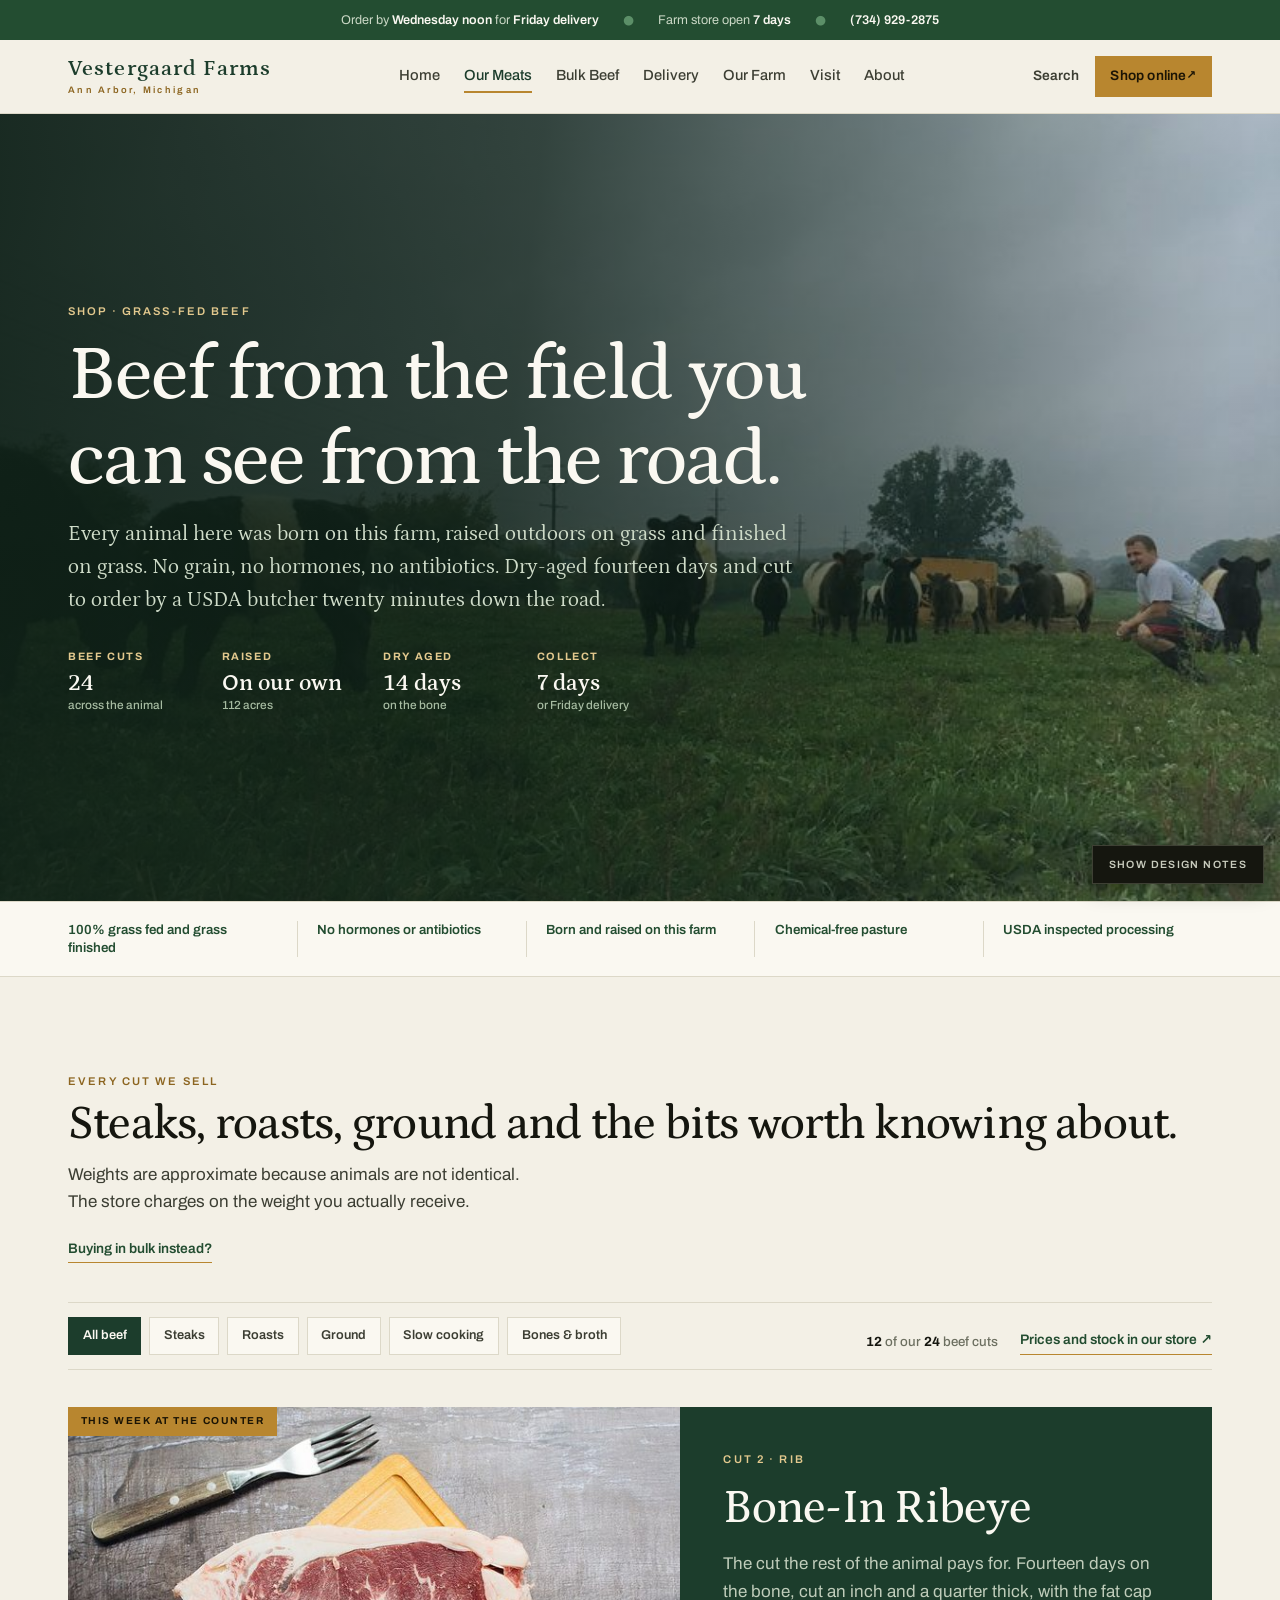
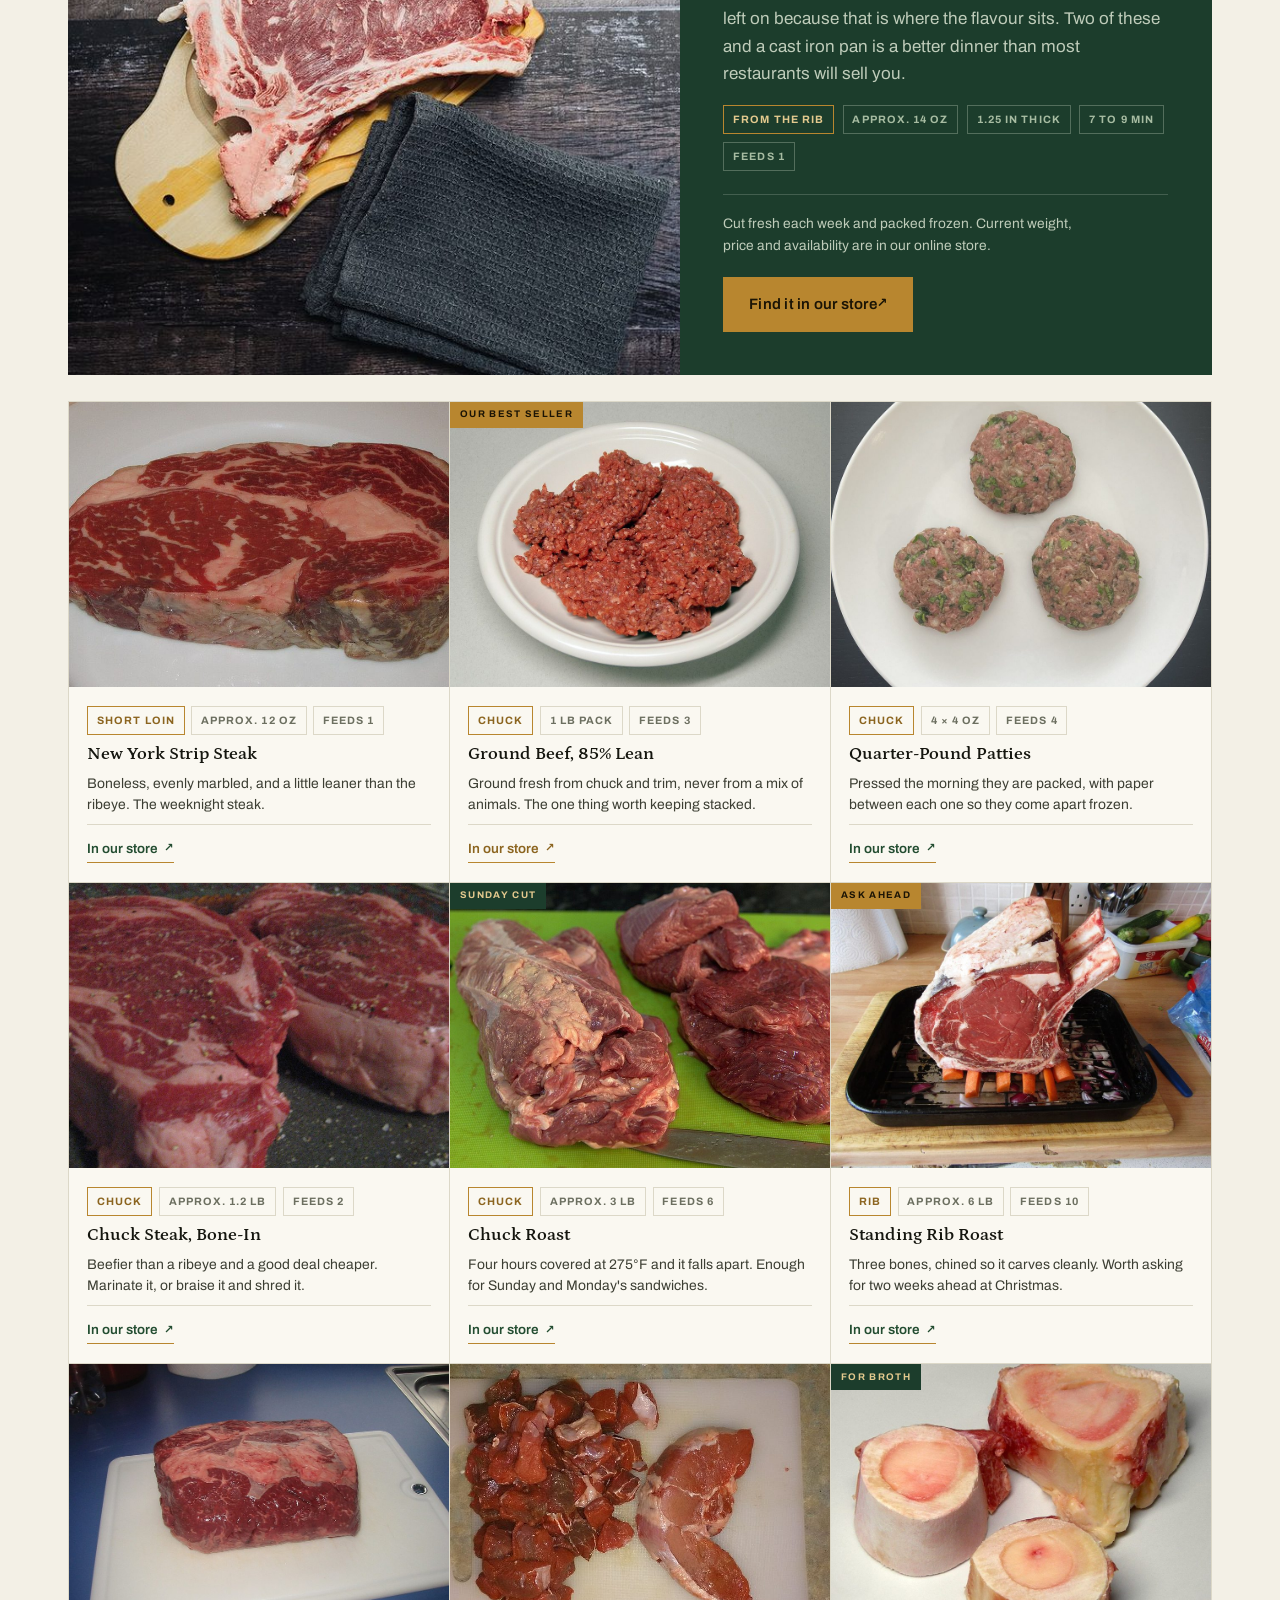
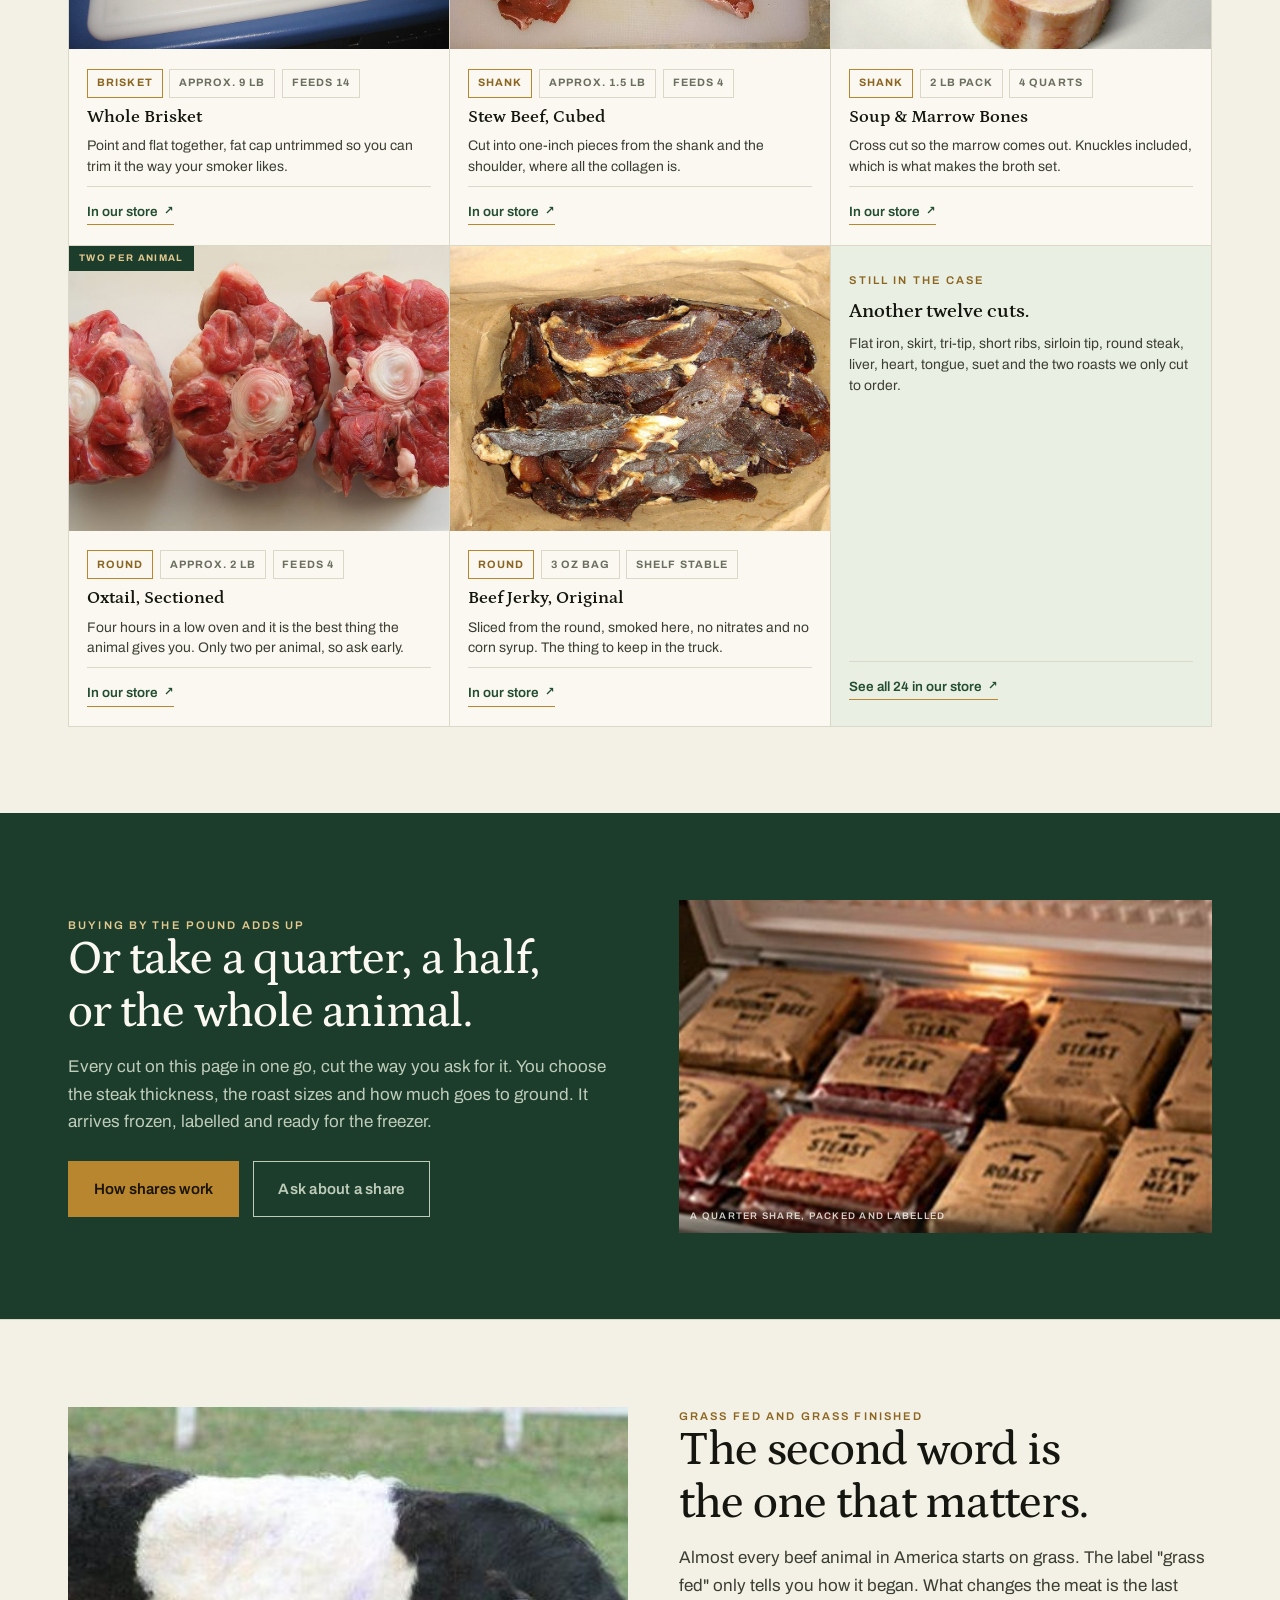
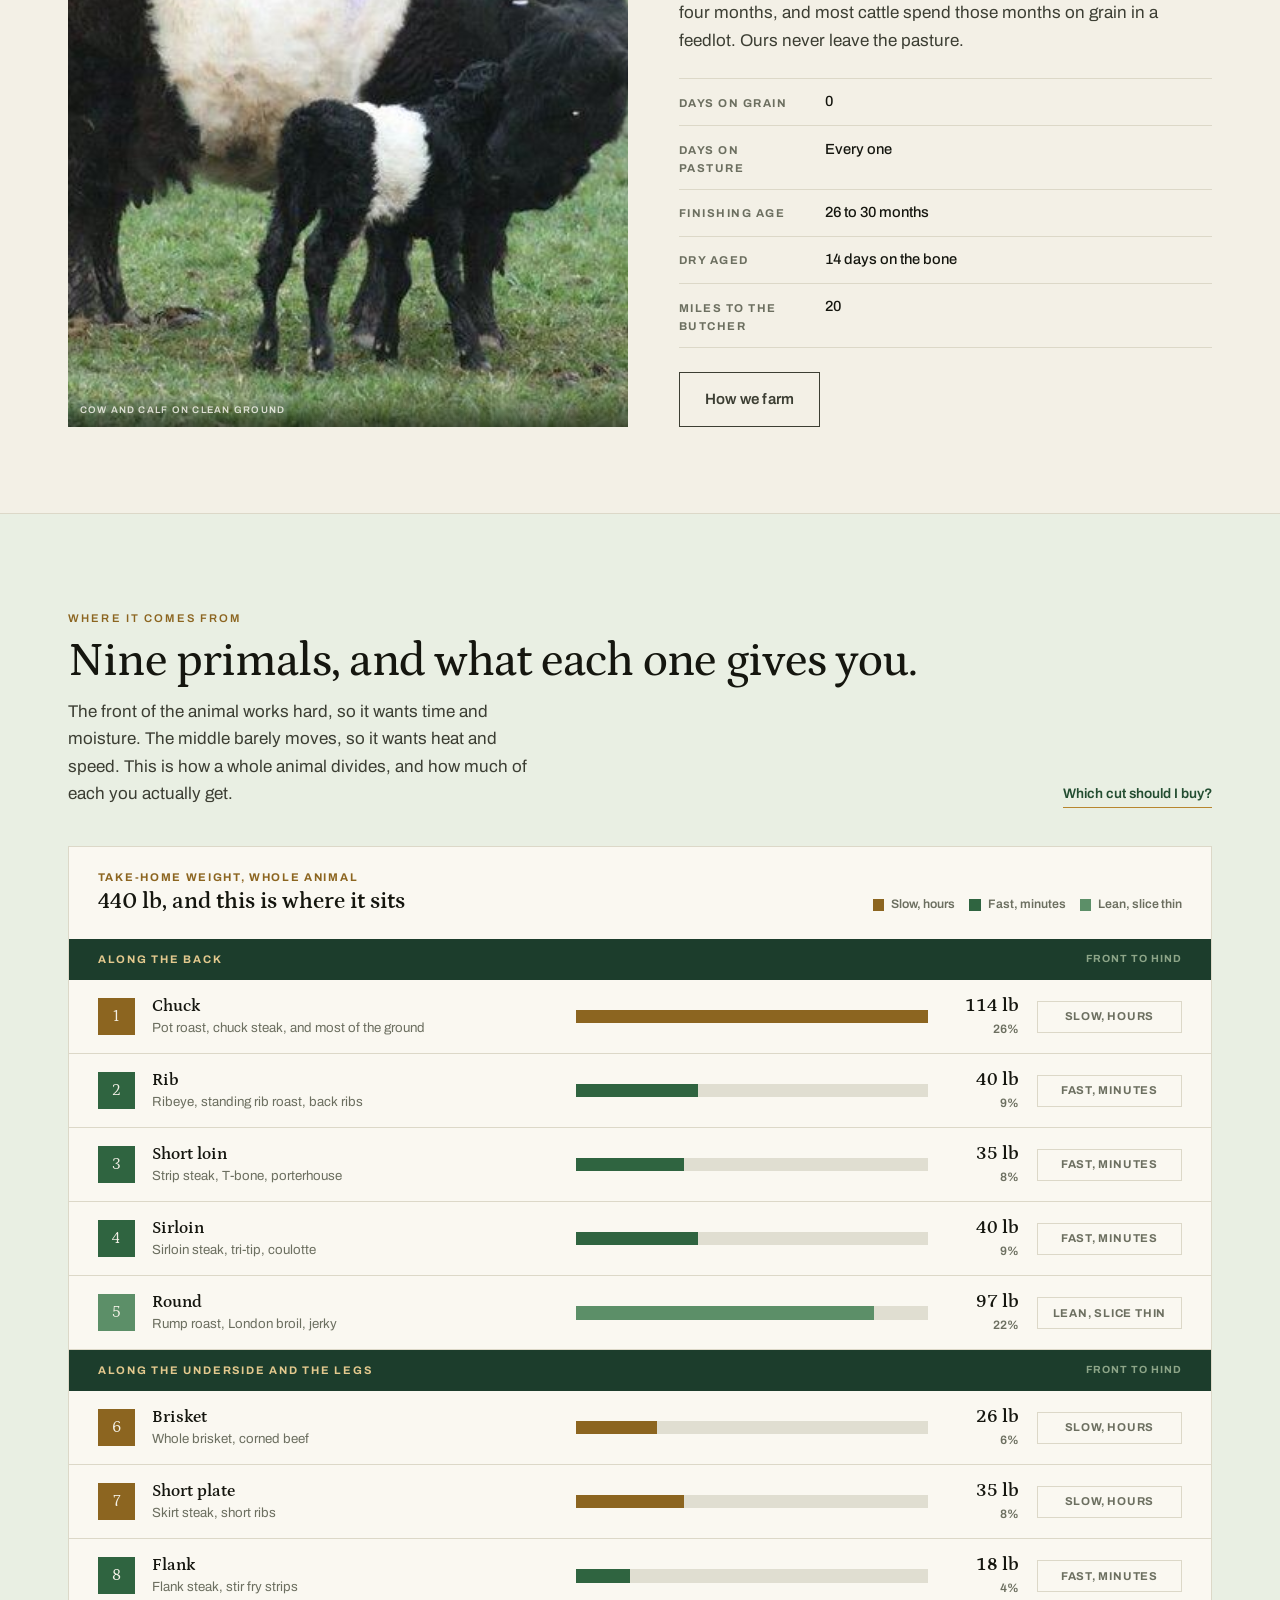
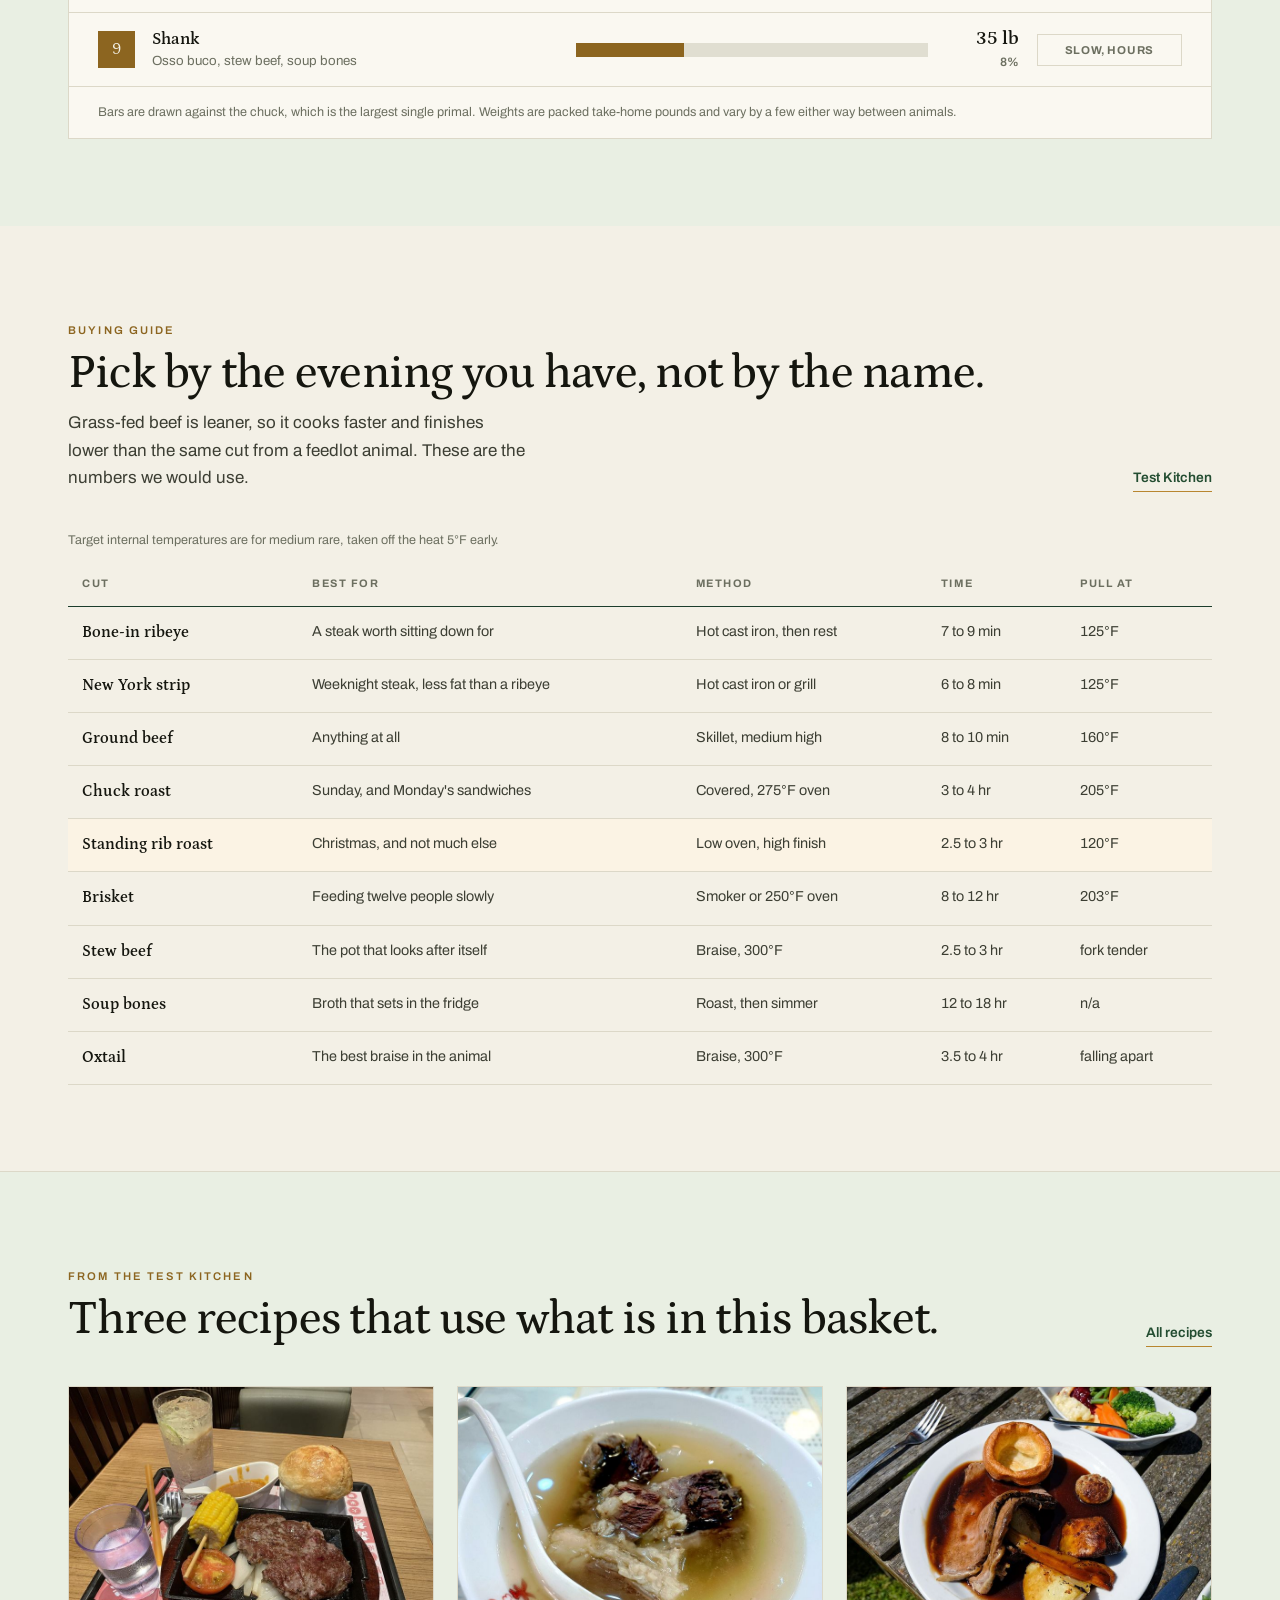
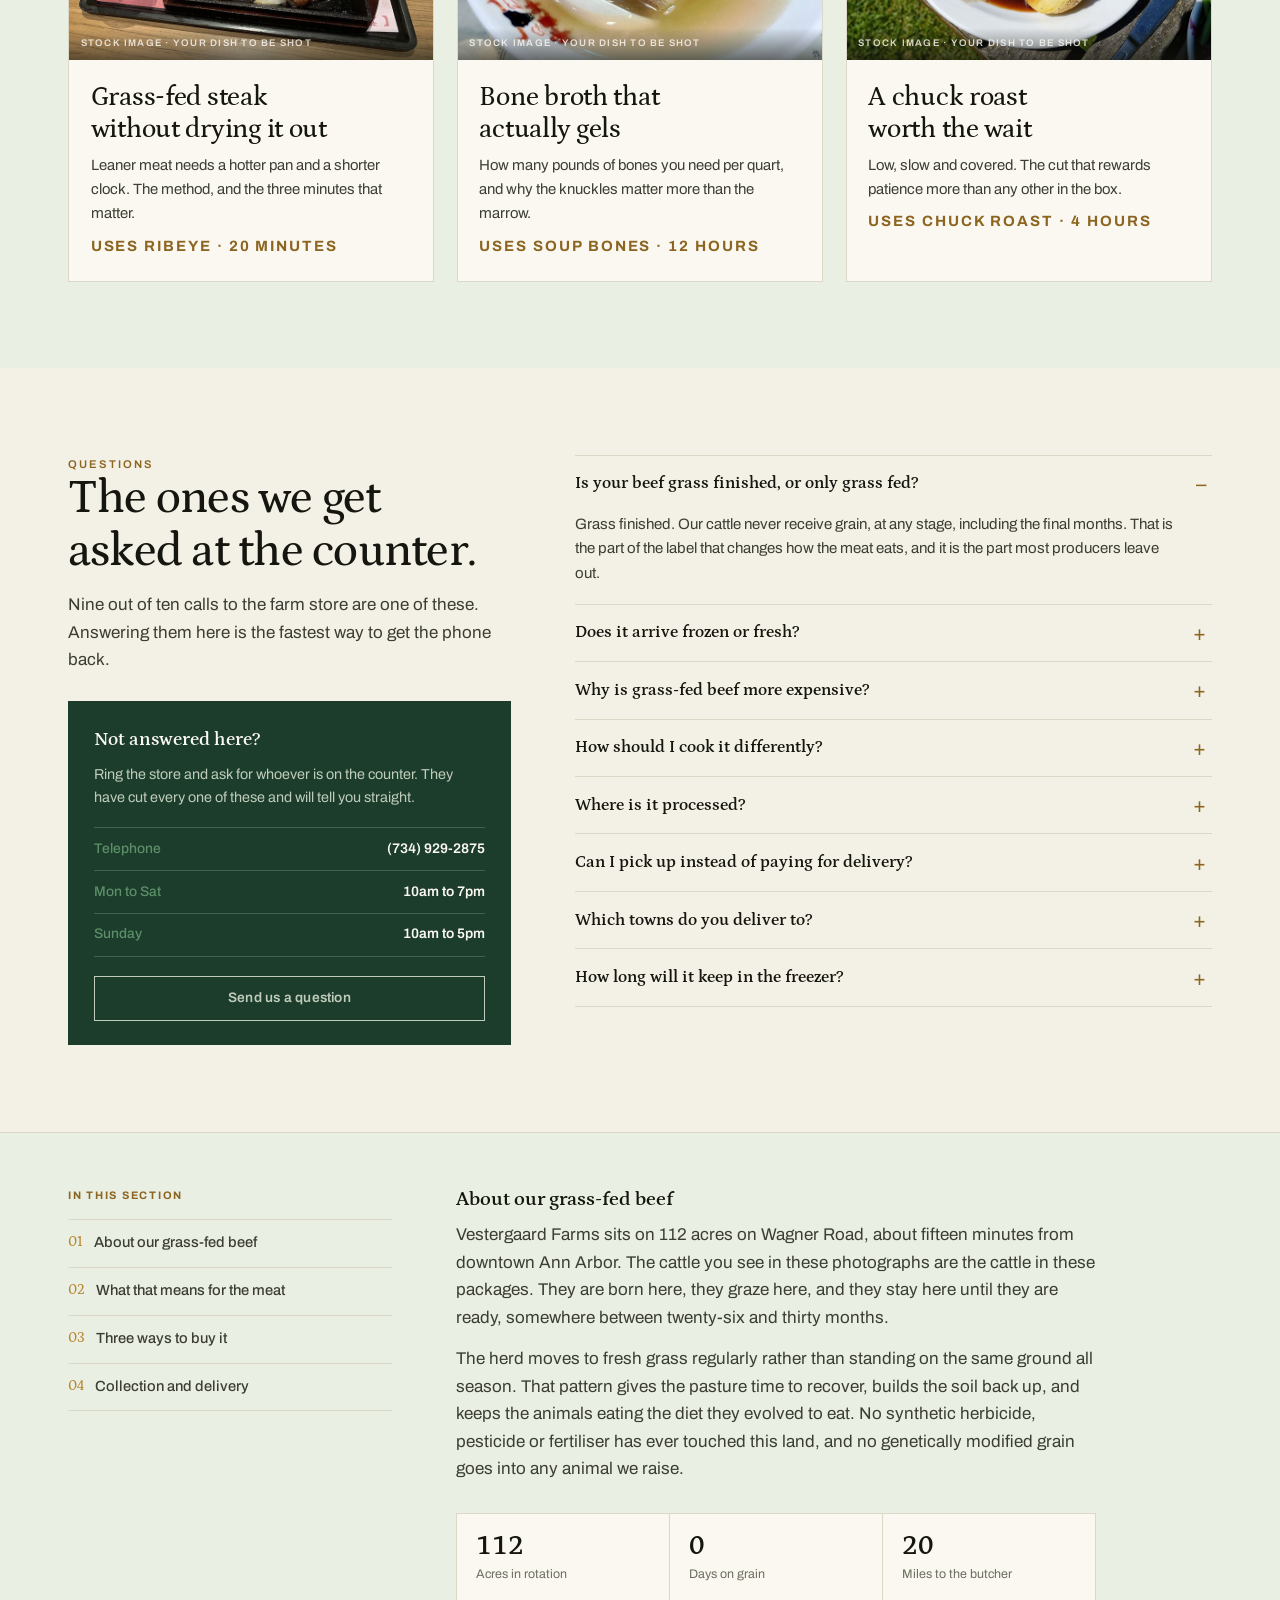
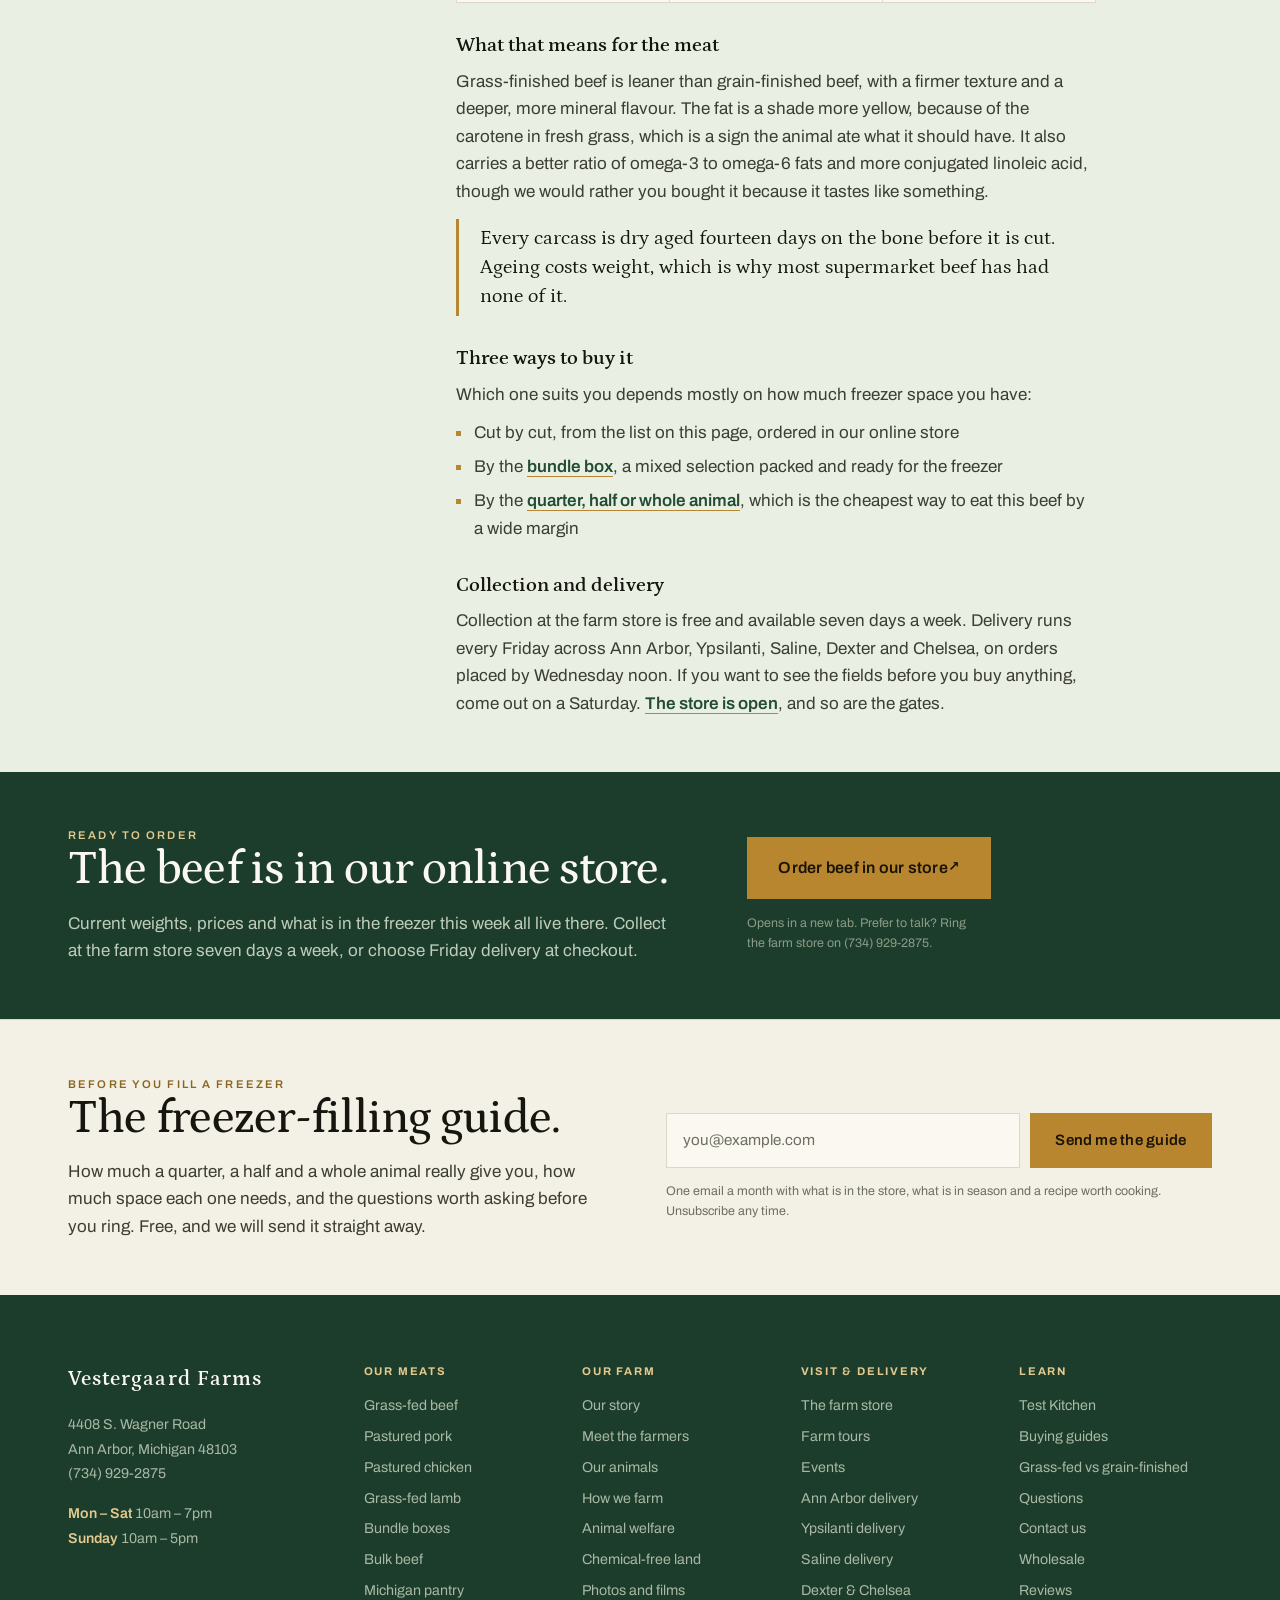
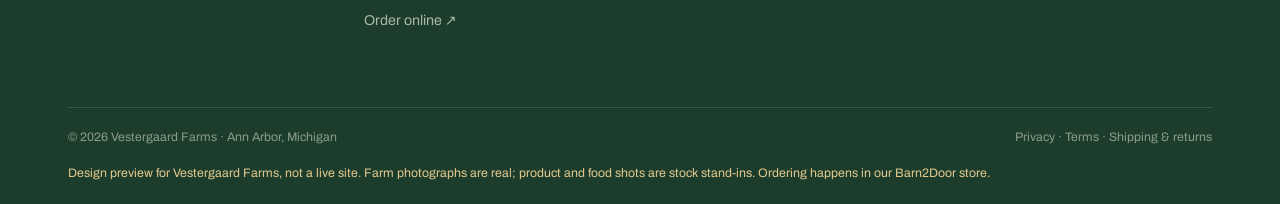
<file: shop-grass-fed-beef.html>
<!DOCTYPE html>
<html lang="en">
<head>
<meta charset="utf-8">
<meta name="viewport" content="width=device-width, initial-scale=1">
<title>Grass-Fed Beef, Ann Arbor MI | Vestergaard Farms</title>
<meta name="description" content="Pasture-raised grass-fed beef from our own herd in Ann Arbor, Michigan. Steaks, roasts, ground beef and soup bones. Pick up at the farm store seven days a week, or Friday delivery across Washtenaw County.">
<link rel="preconnect" href="https://fonts.googleapis.com">
<link rel="preconnect" href="https://fonts.gstatic.com" crossorigin>
<link href="https://fonts.googleapis.com/css2?family=Archivo:wght@400;500;600;700&family=Petrona:ital,wght@0,400;0,500;0,600;0,700;1,400&display=swap" rel="stylesheet">
<link rel="stylesheet" href="assets/site.css">
</head>

<body>

<button id="notesBtn" class="notes-toggle" aria-pressed="false">Show design notes</button>

<!-- ══════════════════════════════════════════ delivery notice -->
<div class="notice">
  <div class="wrap">
    <span>Order by <b>Wednesday noon</b> for <b>Friday delivery</b></span>
    <span class="dot" aria-hidden="true">&#9679;</span>
    <span>Farm store open <b>7 days</b></span>
    <span class="dot" aria-hidden="true">&#9679;</span>
    <span><b>(734) 929-2875</b></span>
  </div>
</div>

<!-- ══════════════════════════════════════════ masthead -->
<header class="masthead">
  <div class="wrap">
    <a class="mark" href="index.html">Vestergaard Farms<small>Ann Arbor, Michigan</small></a>
    <nav class="nav" aria-label="Primary">
      <a href="index.html">Home</a><a href="shop-grass-fed-beef.html" aria-current="page">Our Meats</a>
      <a href="bulk-beef.html">Bulk Beef</a><a href="index.html#delivery">Delivery</a>
      <a href="index.html#farm">Our Farm</a><a href="index.html#visit">Visit</a>
      <a href="index.html#about">About</a>
    </nav>
    <div class="tools">
      <a class="hide-xs" href="#">Search</a>
      <a class="btn btn--gold btn--sm" href="https://app.barn2door.com/QAELV/all" target="_blank" rel="noopener">
        Shop online <span class="ext" aria-hidden="true">&#8599;</span></a>
    </div>
  </div>
</header>

<!-- ══════════════════════════════════════════ page head -->
<section class="pagehead">
  <img class="pagehead__img" src="images/farm-grazing.jpg" width="800" height="533"
       alt="The Vestergaard Farms herd grazing on open pasture">
  <div class="pagehead__scrim"></div>

  <div class="wrap pagehead__inner">
    <p class="eyebrow eyebrow--lt">Shop &middot; Grass-fed beef</p>
    <h1 class="h-xl">Beef from the field you can see from the road.</h1>
    <p class="lede">Every animal here was born on this farm, raised outdoors on grass and
      finished on grass. No grain, no hormones, no antibiotics. Dry-aged fourteen days and
      cut to order by a USDA butcher twenty minutes down the road.</p>
    <dl class="keyfacts">
      <div><dt>Beef cuts</dt><dd class="num">24<small>across the animal</small></dd></div>
      <div><dt>Raised</dt><dd>On our own<small>112 acres</small></dd></div>
      <div><dt>Dry aged</dt><dd class="num">14 days<small>on the bone</small></dd></div>
      <div><dt>Collect</dt><dd>7 days<small>or Friday delivery</small></dd></div>
    </dl>
  </div>
</section>

<!-- ══════════════════════════════════════════ trust -->
<div class="trust">
  <div class="wrap">
    <ul>
      <li>100% grass fed and grass finished</li>
      <li>No hormones or antibiotics</li>
      <li>Born and raised on this farm</li>
      <li>Chemical-free pasture</li>
      <li>USDA inspected processing</li>
    </ul>
  </div>
</div>

<!-- ══════════════════════════════════════════ the catalogue -->
<section class="band" id="cuts">
  <div class="wrap">
    <div class="note"><b>This page is the whole argument</b>Ordering stays in Barn2Door,
      and nothing about your fulfilment changes. What changes is that today there is nothing
      on vestergaardfarms.com describing what you sell, so every search for "grass fed
      ribeye ann arbor" goes to somebody else. This page is the answer to that search, on
      your own domain, and it ends by handing the reader to your store.</div>

    <div class="note"><b>No prices on this page, deliberately</b>Prices and stock live in
      Barn2Door, where you already keep them current. Repeating them here would mean two
      places to update and one of them going stale. The page carries the things that do not
      change: what the cut is, what it weighs, and how to cook it.</div>

    <div class="head">
      <div>
        <p class="eyebrow">Every cut we sell</p>
        <h2 class="h-lg">Steaks, roasts, ground and the bits worth knowing about.</h2>
        <p>Weights are approximate because animals are not identical. The store charges on
          the weight you actually receive.</p>
      </div>
      <a class="link-more" href="bulk-beef.html">Buying in bulk instead?</a>
    </div>

    <div class="shopbar">
      <div class="chips">
        <button class="chip" aria-pressed="true">All beef</button>
        <button class="chip" aria-pressed="false">Steaks</button>
        <button class="chip" aria-pressed="false">Roasts</button>
        <button class="chip" aria-pressed="false">Ground</button>
        <button class="chip" aria-pressed="false">Slow cooking</button>
        <button class="chip" aria-pressed="false">Bones &amp; broth</button>
      </div>
      <div class="shopbar__right">
        <p class="shopbar__count"><b class="num">12</b> of our <b class="num">24</b> beef cuts</p>
        <a class="link-more" href="https://app.barn2door.com/QAELV/all" target="_blank" rel="noopener">Prices and stock in our store &#8599;</a>
      </div>
    </div>

    <article class="feature">
      <div class="feature__media">
        <span class="feature__badge">This week at the counter</span>
        <img src="images/cut-ribeye.jpg" width="900" height="600" loading="lazy"
             alt="A thick bone-in ribeye steak resting on a wooden board">
      </div>
      <div class="feature__pad">
        <p class="eyebrow eyebrow--lt">Cut 2 &middot; Rib</p>
        <h3 class="h-lg">Bone-In Ribeye</h3>
        <p>The cut the rest of the animal pays for. Fourteen days on the bone, cut an inch
          and a quarter thick, with the fat cap left on because that is where the flavour
          sits. Two of these and a cast iron pan is a better dinner than most restaurants
          will sell you.</p>
        <div class="feature__spec">
          <span class="tag tag--primal">From the rib</span>
          <span class="tag">approx. 14 oz</span>
          <span class="tag">1.25 in thick</span>
          <span class="tag">7 to 9 min</span>
          <span class="tag">feeds 1</span>
        </div>
        <div class="feature__foot">
          <p class="feature__note">Cut fresh each week and packed frozen. Current weight,
            price and availability are in our online store.</p>
          <a class="btn btn--gold" href="https://app.barn2door.com/QAELV/all" target="_blank" rel="noopener">
            Find it in our store <span class="ext" aria-hidden="true">&#8599;</span></a>
        </div>
      </div>
    </article>

    <div class="prodgrid">

      <a class="prod" href="https://app.barn2door.com/QAELV/all" target="_blank" rel="noopener">
        <div class="prod__media">
          <img src="images/cut-strip.jpg" width="900" height="506" loading="lazy"
               alt="A marbled New York strip steak"></div>
        <div class="prod__pad">
          <div class="prod__specs"><span class="tag tag--primal">Short loin</span>
            <span class="tag">approx. 12 oz</span><span class="tag">feeds 1</span></div>
          <h3 class="prod__name">New York Strip Steak</h3>
          <p class="prod__desc">Boneless, evenly marbled, and a little leaner than the
            ribeye. The weeknight steak.</p>
          <span class="prod__foot"><span class="prod__go">In our store <span class="ext" aria-hidden="true">&#8599;</span></span></span>
        </div>
      </a>

      <a class="prod prod--gold" href="https://app.barn2door.com/QAELV/all" target="_blank" rel="noopener">
        <div class="prod__media"><span class="prod__flag">Our best seller</span>
          <img src="images/cut-ground.jpg" width="900" height="685" loading="lazy"
               alt="Fresh ground beef on a plate"></div>
        <div class="prod__pad">
          <div class="prod__specs"><span class="tag tag--primal">Chuck</span>
            <span class="tag">1 lb pack</span><span class="tag">feeds 3</span></div>
          <h3 class="prod__name">Ground Beef, 85% Lean</h3>
          <p class="prod__desc">Ground fresh from chuck and trim, never from a mix of
            animals. The one thing worth keeping stacked.</p>
          <span class="prod__foot"><span class="prod__go">In our store <span class="ext" aria-hidden="true">&#8599;</span></span></span>
        </div>
      </a>

      <a class="prod" href="https://app.barn2door.com/QAELV/all" target="_blank" rel="noopener">
        <div class="prod__media">
          <img src="images/cut-patties.jpg" width="900" height="1200" loading="lazy"
               alt="Three quarter-pound beef patties on a plate"></div>
        <div class="prod__pad">
          <div class="prod__specs"><span class="tag tag--primal">Chuck</span>
            <span class="tag">4 &times; 4 oz</span><span class="tag">feeds 4</span></div>
          <h3 class="prod__name">Quarter-Pound Patties</h3>
          <p class="prod__desc">Pressed the morning they are packed, with paper between
            each one so they come apart frozen.</p>
          <span class="prod__foot"><span class="prod__go">In our store <span class="ext" aria-hidden="true">&#8599;</span></span></span>
        </div>
      </a>

      <a class="prod" href="https://app.barn2door.com/QAELV/all" target="_blank" rel="noopener">
        <div class="prod__media">
          <img src="images/cut-chuck-steak.jpg" width="900" height="1200" loading="lazy"
               alt="Two raw chuck steaks"></div>
        <div class="prod__pad">
          <div class="prod__specs"><span class="tag tag--primal">Chuck</span>
            <span class="tag">approx. 1.2 lb</span><span class="tag">feeds 2</span></div>
          <h3 class="prod__name">Chuck Steak, Bone-In</h3>
          <p class="prod__desc">Beefier than a ribeye and a good deal cheaper. Marinate it,
            or braise it and shred it.</p>
          <span class="prod__foot"><span class="prod__go">In our store <span class="ext" aria-hidden="true">&#8599;</span></span></span>
        </div>
      </a>

      <a class="prod" href="https://app.barn2door.com/QAELV/all" target="_blank" rel="noopener">
        <div class="prod__media"><span class="prod__flag prod__flag--quiet">Sunday cut</span>
          <img src="images/cut-chuck-roast.jpg" width="900" height="570" loading="lazy"
               alt="A raw beef chuck roast on a cutting board"></div>
        <div class="prod__pad">
          <div class="prod__specs"><span class="tag tag--primal">Chuck</span>
            <span class="tag">approx. 3 lb</span><span class="tag">feeds 6</span></div>
          <h3 class="prod__name">Chuck Roast</h3>
          <p class="prod__desc">Four hours covered at 275&deg;F and it falls apart. Enough
            for Sunday and Monday's sandwiches.</p>
          <span class="prod__foot"><span class="prod__go">In our store <span class="ext" aria-hidden="true">&#8599;</span></span></span>
        </div>
      </a>

      <a class="prod" href="https://app.barn2door.com/QAELV/all" target="_blank" rel="noopener">
        <div class="prod__media"><span class="prod__flag">Ask ahead</span>
          <img src="images/cut-rib-roast.jpg" width="900" height="675" loading="lazy"
               alt="A three-bone standing rib roast ready for the oven"></div>
        <div class="prod__pad">
          <div class="prod__specs"><span class="tag tag--primal">Rib</span>
            <span class="tag">approx. 6 lb</span><span class="tag">feeds 10</span></div>
          <h3 class="prod__name">Standing Rib Roast</h3>
          <p class="prod__desc">Three bones, chined so it carves cleanly. Worth asking for two
            weeks ahead at Christmas.</p>
          <span class="prod__foot"><span class="prod__go">In our store <span class="ext" aria-hidden="true">&#8599;</span></span></span>
        </div>
      </a>

      <a class="prod" href="https://app.barn2door.com/QAELV/all" target="_blank" rel="noopener">
        <div class="prod__media">
          <img src="images/cut-brisket.jpg" width="900" height="675" loading="lazy"
               alt="A whole raw beef brisket"></div>
        <div class="prod__pad">
          <div class="prod__specs"><span class="tag tag--primal">Brisket</span>
            <span class="tag">approx. 9 lb</span><span class="tag">feeds 14</span></div>
          <h3 class="prod__name">Whole Brisket</h3>
          <p class="prod__desc">Point and flat together, fat cap untrimmed so you can trim
            it the way your smoker likes.</p>
          <span class="prod__foot"><span class="prod__go">In our store <span class="ext" aria-hidden="true">&#8599;</span></span></span>
        </div>
      </a>

      <a class="prod" href="https://app.barn2door.com/QAELV/all" target="_blank" rel="noopener">
        <div class="prod__media">
          <img src="images/cut-stew.jpg" width="900" height="506" loading="lazy"
               alt="Cubed stewing beef on a white board"></div>
        <div class="prod__pad">
          <div class="prod__specs"><span class="tag tag--primal">Shank</span>
            <span class="tag">approx. 1.5 lb</span><span class="tag">feeds 4</span></div>
          <h3 class="prod__name">Stew Beef, Cubed</h3>
          <p class="prod__desc">Cut into one-inch pieces from the shank and the shoulder,
            where all the collagen is.</p>
          <span class="prod__foot"><span class="prod__go">In our store <span class="ext" aria-hidden="true">&#8599;</span></span></span>
        </div>
      </a>

      <a class="prod" href="https://app.barn2door.com/QAELV/all" target="_blank" rel="noopener">
        <div class="prod__media"><span class="prod__flag prod__flag--quiet">For broth</span>
          <img src="images/cut-bones.jpg" width="900" height="804" loading="lazy"
               alt="Cross-cut beef marrow bones"></div>
        <div class="prod__pad">
          <div class="prod__specs"><span class="tag tag--primal">Shank</span>
            <span class="tag">2 lb pack</span><span class="tag">4 quarts</span></div>
          <h3 class="prod__name">Soup &amp; Marrow Bones</h3>
          <p class="prod__desc">Cross cut so the marrow comes out. Knuckles included, which
            is what makes the broth set.</p>
          <span class="prod__foot"><span class="prod__go">In our store <span class="ext" aria-hidden="true">&#8599;</span></span></span>
        </div>
      </a>

      <a class="prod" href="https://app.barn2door.com/QAELV/all" target="_blank" rel="noopener">
        <div class="prod__media"><span class="prod__flag prod__flag--quiet">Two per animal</span>
          <img src="images/cut-oxtail.jpg" width="900" height="527" loading="lazy"
               alt="Three sections of raw oxtail"></div>
        <div class="prod__pad">
          <div class="prod__specs"><span class="tag tag--primal">Round</span>
            <span class="tag">approx. 2 lb</span><span class="tag">feeds 4</span></div>
          <h3 class="prod__name">Oxtail, Sectioned</h3>
          <p class="prod__desc">Four hours in a low oven and it is the best thing the animal
            gives you. Only two per animal, so ask early.</p>
          <span class="prod__foot"><span class="prod__go">In our store <span class="ext" aria-hidden="true">&#8599;</span></span></span>
        </div>
      </a>

      <a class="prod" href="https://app.barn2door.com/QAELV/all" target="_blank" rel="noopener">
        <div class="prod__media">
          <img src="images/cut-jerky.jpg" width="900" height="675" loading="lazy"
               alt="Strips of beef jerky on butcher paper"></div>
        <div class="prod__pad">
          <div class="prod__specs"><span class="tag tag--primal">Round</span>
            <span class="tag">3 oz bag</span><span class="tag">shelf stable</span></div>
          <h3 class="prod__name">Beef Jerky, Original</h3>
          <p class="prod__desc">Sliced from the round, smoked here, no nitrates and no corn
            syrup. The thing to keep in the truck.</p>
          <span class="prod__foot"><span class="prod__go">In our store <span class="ext" aria-hidden="true">&#8599;</span></span></span>
        </div>
      </a>

      <a class="prod prod--all" href="https://app.barn2door.com/QAELV/all" target="_blank" rel="noopener">
        <div class="prod__pad">
          <p class="eyebrow">Still in the case</p>
          <h3 class="prod__name">Another twelve cuts.</h3>
          <p class="prod__desc">Flat iron, skirt, tri-tip, short ribs, sirloin tip, round
            steak, liver, heart, tongue, suet and the two roasts we only cut to order.</p>
          <span class="prod__foot"><span class="prod__go">See all 24 in our store
            <span class="ext" aria-hidden="true">&#8599;</span></span></span>
        </div>
      </a>

    </div>

  </div>
</section>

<!-- ══════════════════════════════════════════ bulk cross-sell -->
<section class="band band--dark">
  <div class="wrap">
    <div class="split split--flip">
      <div class="split__media">
        <div class="shot shot--wide"><img src="images/cat-bulk.jpg" width="516" height="852"
             loading="lazy" alt="A chest freezer filled with wrapped cuts of beef">
          <span class="plate__cap">A quarter share, packed and labelled</span></div>
      </div>
      <div>
        <p class="eyebrow eyebrow--lt">Buying by the pound adds up</p>
        <h2 class="h-lg">Or take a quarter, a half, or the whole animal.</h2>
        <p class="prose" style="margin-top:.85rem">Every cut on this page in one go, cut the
          way you ask for it. You choose the steak thickness, the roast sizes and how much
          goes to ground. It arrives frozen, labelled and ready for the freezer.</p>
        <div class="cta-row" style="margin-top:1.6rem">
          <a class="btn btn--gold" href="bulk-beef.html">How shares work</a>
          <a class="btn btn--ghost" href="bulk-beef.html#ask">Ask about a share</a>
        </div>
      </div>
    </div>
  </div>
</section>

<!-- ══════════════════════════════════════════ why grass fed -->
<section class="band rule-top">
  <div class="wrap">
    <div class="note"><b>Answering the question people actually type</b>Searches such as
      "grass fed vs grain fed" and "is grass fed beef worth it" run into the thousands every
      month in Michigan alone. Today those readers land on eatwild.com, because that is where
      the current homepage sends them. This section keeps them here.</div>

    <div class="split split--stretch">
      <div class="split__media">
        <div class="shot shot--fill"><img src="images/farm-fields.jpg" width="594" height="396"
             loading="lazy" alt="A Belted Galloway cow and her calf on clean grass">
          <span class="plate__cap">Cow and calf on clean ground</span></div>
      </div>
      <div>
        <p class="eyebrow">Grass fed and grass finished</p>
        <h2 class="h-lg">The second word is the one that matters.</h2>
        <p class="prose" style="margin-top:.85rem">Almost every beef animal in America starts
          on grass. The label "grass fed" only tells you how it began. What changes the meat
          is the last four months, and most cattle spend those months on grain in a feedlot.
          Ours never leave the pasture.</p>
        <dl class="facts">
          <div><dt>Days on grain</dt><dd class="num">0</dd></div>
          <div><dt>Days on pasture</dt><dd class="num">Every one</dd></div>
          <div><dt>Finishing age</dt><dd class="num">26 to 30 months</dd></div>
          <div><dt>Dry aged</dt><dd class="num">14 days on the bone</dd></div>
          <div><dt>Miles to the butcher</dt><dd class="num">20</dd></div>
        </dl>
        <div class="cta-row" style="margin-top:1.5rem">
          <a class="btn btn--ghost" href="index.html#farm">How we farm</a>
        </div>
      </div>
    </div>
  </div>
</section>

<!-- ══════════════════════════════════════════ cut chart -->
<section class="band band--pale rule-top" id="chart">
  <div class="wrap">
    <div class="note"><b>An asset that earns links</b>A clear cut chart is the kind of page
      other sites reference and readers save. It also quietly teaches the vocabulary someone
      needs before they feel confident enough to order a whole roast.</div>

    <div class="head">
      <div>
        <p class="eyebrow">Where it comes from</p>
        <h2 class="h-lg">Nine primals, and what each one gives you.</h2>
        <p>The front of the animal works hard, so it wants time and moisture. The middle
          barely moves, so it wants heat and speed. This is how a whole animal divides,
          and how much of each you actually get.</p>
      </div>
      <a class="link-more" href="#guide">Which cut should I buy?</a>
    </div>

    <div class="yc">
      <div class="yc__top">
        <p class="yc__tot"><span>Take-home weight, whole animal</span>440 lb, and this is where it sits</p>
        <div class="yc__legend">
          <span><i style="background:#8C6520"></i> Slow, hours</span>
          <span><i style="background:#2F6440"></i> Fast, minutes</span>
          <span><i style="background:#5C8F68"></i> Lean, slice thin</span>
        </div>
      </div>

      <p class="yc__group"><b>Along the back</b><em>Front to hind</em></p>

      <div class="yrow">
        <span class="yrow__n" style="background:#8C6520">1</span>
        <span class="yrow__name">Chuck<span class="yrow__cuts">Pot roast, chuck steak, and most of the ground</span></span>
        <span class="yrow__track"><span class="yrow__bar" style="width:100%;background:#8C6520"></span></span>
        <span class="yrow__fig"><b class="yrow__lb num">114 lb</b><span class="yrow__pc num">26%</span></span>
        <span class="yrow__how">Slow, hours</span>
      </div>

      <div class="yrow">
        <span class="yrow__n" style="background:#2F6440">2</span>
        <span class="yrow__name">Rib<span class="yrow__cuts">Ribeye, standing rib roast, back ribs</span></span>
        <span class="yrow__track"><span class="yrow__bar" style="width:34.6%;background:#2F6440"></span></span>
        <span class="yrow__fig"><b class="yrow__lb num">40 lb</b><span class="yrow__pc num">9%</span></span>
        <span class="yrow__how">Fast, minutes</span>
      </div>

      <div class="yrow">
        <span class="yrow__n" style="background:#2F6440">3</span>
        <span class="yrow__name">Short loin<span class="yrow__cuts">Strip steak, T-bone, porterhouse</span></span>
        <span class="yrow__track"><span class="yrow__bar" style="width:30.8%;background:#2F6440"></span></span>
        <span class="yrow__fig"><b class="yrow__lb num">35 lb</b><span class="yrow__pc num">8%</span></span>
        <span class="yrow__how">Fast, minutes</span>
      </div>

      <div class="yrow">
        <span class="yrow__n" style="background:#2F6440">4</span>
        <span class="yrow__name">Sirloin<span class="yrow__cuts">Sirloin steak, tri-tip, coulotte</span></span>
        <span class="yrow__track"><span class="yrow__bar" style="width:34.6%;background:#2F6440"></span></span>
        <span class="yrow__fig"><b class="yrow__lb num">40 lb</b><span class="yrow__pc num">9%</span></span>
        <span class="yrow__how">Fast, minutes</span>
      </div>

      <div class="yrow">
        <span class="yrow__n" style="background:#5C8F68">5</span>
        <span class="yrow__name">Round<span class="yrow__cuts">Rump roast, London broil, jerky</span></span>
        <span class="yrow__track"><span class="yrow__bar" style="width:84.6%;background:#5C8F68"></span></span>
        <span class="yrow__fig"><b class="yrow__lb num">97 lb</b><span class="yrow__pc num">22%</span></span>
        <span class="yrow__how">Lean, slice thin</span>
      </div>

      <p class="yc__group"><b>Along the underside and the legs</b><em>Front to hind</em></p>

      <div class="yrow">
        <span class="yrow__n" style="background:#8C6520">6</span>
        <span class="yrow__name">Brisket<span class="yrow__cuts">Whole brisket, corned beef</span></span>
        <span class="yrow__track"><span class="yrow__bar" style="width:23.1%;background:#8C6520"></span></span>
        <span class="yrow__fig"><b class="yrow__lb num">26 lb</b><span class="yrow__pc num">6%</span></span>
        <span class="yrow__how">Slow, hours</span>
      </div>

      <div class="yrow">
        <span class="yrow__n" style="background:#8C6520">7</span>
        <span class="yrow__name">Short plate<span class="yrow__cuts">Skirt steak, short ribs</span></span>
        <span class="yrow__track"><span class="yrow__bar" style="width:30.8%;background:#8C6520"></span></span>
        <span class="yrow__fig"><b class="yrow__lb num">35 lb</b><span class="yrow__pc num">8%</span></span>
        <span class="yrow__how">Slow, hours</span>
      </div>

      <div class="yrow">
        <span class="yrow__n" style="background:#2F6440">8</span>
        <span class="yrow__name">Flank<span class="yrow__cuts">Flank steak, stir fry strips</span></span>
        <span class="yrow__track"><span class="yrow__bar" style="width:15.4%;background:#2F6440"></span></span>
        <span class="yrow__fig"><b class="yrow__lb num">18 lb</b><span class="yrow__pc num">4%</span></span>
        <span class="yrow__how">Fast, minutes</span>
      </div>

      <div class="yrow">
        <span class="yrow__n" style="background:#8C6520">9</span>
        <span class="yrow__name">Shank<span class="yrow__cuts">Osso buco, stew beef, soup bones</span></span>
        <span class="yrow__track"><span class="yrow__bar" style="width:30.8%;background:#8C6520"></span></span>
        <span class="yrow__fig"><b class="yrow__lb num">35 lb</b><span class="yrow__pc num">8%</span></span>
        <span class="yrow__how">Slow, hours</span>
      </div>

      <p class="yc__foot">Bars are drawn against the chuck, which is the largest single primal.
        Weights are packed take-home pounds and vary by a few either way between animals.</p>
    </div>
  </div>
</section>

<!-- ══════════════════════════════════════════ buying guide -->
<section class="band" id="guide">
  <div class="wrap">
    <div class="head">
      <div>
        <p class="eyebrow">Buying guide</p>
        <h2 class="h-lg">Pick by the evening you have, not by the name.</h2>
        <p>Grass-fed beef is leaner, so it cooks faster and finishes lower than the same cut
          from a feedlot animal. These are the numbers we would use.</p>
      </div>
      <a class="link-more" href="index.html#kitchen">Test Kitchen</a>
    </div>

    <p class="pan-hint pan-hint--flush">Swipe the table sideways to see every column.</p>
    <div class="tbl-scroll">
      <table class="tbl">
        <caption>Target internal temperatures are for medium rare, taken off the heat 5&deg;F early.</caption>
        <thead>
          <tr><th scope="col">Cut</th><th scope="col">Best for</th><th scope="col">Method</th>
            <th scope="col">Time</th><th scope="col">Pull at</th></tr>
        </thead>
        <tbody>
          <tr><th scope="row">Bone-in ribeye</th><td>A steak worth sitting down for</td>
            <td>Hot cast iron, then rest</td><td class="num">7 to 9 min</td><td class="num">125&deg;F</td></tr>
          <tr><th scope="row">New York strip</th><td>Weeknight steak, less fat than a ribeye</td>
            <td>Hot cast iron or grill</td><td class="num">6 to 8 min</td><td class="num">125&deg;F</td></tr>
          <tr><th scope="row">Ground beef</th><td>Anything at all</td>
            <td>Skillet, medium high</td><td class="num">8 to 10 min</td><td class="num">160&deg;F</td></tr>
          <tr><th scope="row">Chuck roast</th><td>Sunday, and Monday's sandwiches</td>
            <td>Covered, 275&deg;F oven</td><td class="num">3 to 4 hr</td><td class="num">205&deg;F</td></tr>
          <tr class="is-best"><th scope="row">Standing rib roast</th><td>Christmas, and not much else</td>
            <td>Low oven, high finish</td><td class="num">2.5 to 3 hr</td><td class="num">120&deg;F</td></tr>
          <tr><th scope="row">Brisket</th><td>Feeding twelve people slowly</td>
            <td>Smoker or 250&deg;F oven</td><td class="num">8 to 12 hr</td><td class="num">203&deg;F</td></tr>
          <tr><th scope="row">Stew beef</th><td>The pot that looks after itself</td>
            <td>Braise, 300&deg;F</td><td class="num">2.5 to 3 hr</td><td>fork tender</td></tr>
          <tr><th scope="row">Soup bones</th><td>Broth that sets in the fridge</td>
            <td>Roast, then simmer</td><td class="num">12 to 18 hr</td><td>n/a</td></tr>
          <tr><th scope="row">Oxtail</th><td>The best braise in the animal</td>
            <td>Braise, 300&deg;F</td><td class="num">3.5 to 4 hr</td><td>falling apart</td></tr>
        </tbody>
      </table>
    </div>
  </div>
</section>

<!-- ══════════════════════════════════════════ test kitchen -->
<section class="band band--pale rule-top">
  <div class="wrap">
    <div class="head">
      <div>
        <p class="eyebrow">From the Test Kitchen</p>
        <h2 class="h-lg">Three recipes that use what is in this basket.</h2>
      </div>
      <a class="link-more" href="index.html#kitchen">All recipes</a>
    </div>

    <div class="trio">
      <article class="card">
        <div class="shot"><img src="images/recipe-steak.jpg" width="800" height="600"
             loading="lazy" alt="A cooked steak served on a plate">
          <span class="plate__cap">Stock image &middot; your dish to be shot</span></div>
        <div class="card__pad">
          <h3 class="h-md">Grass-fed steak without drying it out</h3>
          <p>Leaner meat needs a hotter pan and a shorter clock. The method, and the three
            minutes that matter.</p>
          <p class="card__meta">Uses ribeye &middot; 20 minutes</p>
        </div>
      </article>
      <article class="card">
        <div class="shot"><img src="images/recipe-broth.jpg" width="800" height="600"
             loading="lazy" alt="A bowl of beef broth">
          <span class="plate__cap">Stock image &middot; your dish to be shot</span></div>
        <div class="card__pad">
          <h3 class="h-md">Bone broth that actually gels</h3>
          <p>How many pounds of bones you need per quart, and why the knuckles matter more
            than the marrow.</p>
          <p class="card__meta">Uses soup bones &middot; 12 hours</p>
        </div>
      </article>
      <article class="card">
        <div class="shot"><img src="images/recipe-roast.jpg" width="800" height="600"
             loading="lazy" alt="A plated roast beef dinner">
          <span class="plate__cap">Stock image &middot; your dish to be shot</span></div>
        <div class="card__pad">
          <h3 class="h-md">A chuck roast worth the wait</h3>
          <p>Low, slow and covered. The cut that rewards patience more than any other in
            the box.</p>
          <p class="card__meta">Uses chuck roast &middot; 4 hours</p>
        </div>
      </article>
    </div>
  </div>
</section>

<!-- ══════════════════════════════════════════ faq -->
<section class="band" id="faq">
  <div class="wrap">
    <div class="note"><b>Marked up so Google can read it</b>These questions carry FAQ schema
      in the build, which is how the answers appear directly under your listing in search
      results. It is also the fastest way to cut down the phone calls the farm store fields
      every week.</div>

    <div class="qa">
      <div class="qa__aside">
        <p class="eyebrow">Questions</p>
        <h2 class="h-lg">The ones we get asked at the counter.</h2>
        <p style="margin-top:.8rem">Nine out of ten calls to the farm store are one of
          these. Answering them here is the fastest way to get the phone back.</p>
        <div class="qa__card">
          <h3>Not answered here?</h3>
          <p>Ring the store and ask for whoever is on the counter. They have cut every one
            of these and will tell you straight.</p>
          <dl>
            <div><dt>Telephone</dt><dd class="num">(734) 929-2875</dd></div>
            <div><dt>Mon to Sat</dt><dd class="num">10am to 7pm</dd></div>
            <div><dt>Sunday</dt><dd class="num">10am to 5pm</dd></div>
          </dl>
          <a class="btn btn--ghost btn--sm btn--block" href="#">Send us a question</a>
        </div>
      </div>

      <div class="faq">
        <details open>
          <summary>Is your beef grass finished, or only grass fed?</summary>
          <div class="faq__a"><p>Grass finished. Our cattle never receive grain, at any stage,
            including the final months. That is the part of the label that changes how the meat
            eats, and it is the part most producers leave out.</p></div>
        </details>
        <details>
          <summary>Does it arrive frozen or fresh?</summary>
          <div class="faq__a"><p>Frozen solid, vacuum sealed, and labelled with the cut, the
            weight and the date it was packed. Frozen at this stage protects the meat far better
            than several days in a display case. Thaw in the fridge overnight.</p></div>
        </details>
        <details>
          <summary>Why is grass-fed beef more expensive?</summary>
          <div class="faq__a"><p>It takes about eight months longer to bring an animal to weight
            on grass alone, and it takes considerably more land. You are paying for time and
            acreage rather than for grain.</p>
            <p>If value per pound is what matters most to you, <a href="bulk-beef.html">a quarter
            share</a> brings every cut, ribeyes included, down to a single price. Ring the farm
            store and we will talk it through.</p></div>
        </details>
        <details>
          <summary>How should I cook it differently?</summary>
          <div class="faq__a"><p>Lower and shorter. Grass-fed beef has less intramuscular fat, so
            it reaches temperature faster and dries out sooner. Take steaks off the heat about
            5&deg;F earlier than you would otherwise, and rest them a little longer.</p></div>
        </details>
        <details>
          <summary>Where is it processed?</summary>
          <div class="faq__a"><p>At a USDA-inspected facility twenty miles from the farm. The
            animals travel once, on a short trip, which matters for the animal and for the meat.</p></div>
        </details>
        <details>
          <summary>Can I pick up instead of paying for delivery?</summary>
          <div class="faq__a"><p>Yes. Choose collection when you order in
            <a href="https://app.barn2door.com/QAELV/all" target="_blank" rel="noopener">our online store</a> and it will be
            waiting at the farm store on Wagner Road. We are open seven days a week, until 7pm
            Monday to Saturday and 5pm on Sunday.</p></div>
        </details>
        <details>
          <summary>Which towns do you deliver to?</summary>
          <div class="faq__a"><p>Ann Arbor, Ypsilanti, Saline, Dexter and Chelsea. Order by
            Wednesday at noon and it arrives on Friday. <a href="index.html#delivery">Delivery
            areas and cut-offs</a>.</p></div>
        </details>
        <details>
          <summary>How long will it keep in the freezer?</summary>
          <div class="faq__a"><p>Vacuum-sealed steaks and roasts hold their quality for about a
            year. Ground beef is best inside six months. Neither becomes unsafe after that, but
            the texture starts to go.</p></div>
        </details>
      </div>
    </div>
  </div>
</section>

<!-- ══════════════════════════════════════════ long copy -->
<section class="band band--tight band--pale rule-top">
  <div class="wrap">
    <div class="note"><b>Why there is a wall of text down here</b>A category page needs
      substance to rank, but nobody wants to scroll past an essay to reach the products. So
      the essay goes underneath, where the search engine still reads it and the shopper never
      has to.</div>

    <div class="article">
      <nav class="article__nav" aria-label="In this section">
        <h3>In this section</h3>
        <ol>
          <li><a href="#a-farm">About our grass-fed beef</a></li>
          <li><a href="#a-meat">What that means for the meat</a></li>
          <li><a href="#a-buy">Three ways to buy it</a></li>
          <li><a href="#a-get">Collection and delivery</a></li>
        </ol>
      </nav>

      <div class="longread">
        <h3 id="a-farm">About our grass-fed beef</h3>
        <p>Vestergaard Farms sits on 112 acres on Wagner Road, about fifteen minutes from
          downtown Ann Arbor. The cattle you see in these photographs are the cattle in these
          packages. They are born here, they graze here, and they stay here until they are
          ready, somewhere between twenty-six and thirty months.</p>
        <p>The herd moves to fresh grass regularly rather than standing on the same ground all
          season. That pattern gives the pasture time to recover, builds the soil back up, and
          keeps the animals eating the diet they evolved to eat. No synthetic herbicide,
          pesticide or fertiliser has ever touched this land, and no genetically modified grain
          goes into any animal we raise.</p>

        <div class="statline">
          <div><b class="num">112</b><span>Acres in rotation</span></div>
          <div><b class="num">0</b><span>Days on grain</span></div>
          <div><b class="num">20</b><span>Miles to the butcher</span></div>
        </div>

        <h3 id="a-meat">What that means for the meat</h3>
        <p>Grass-finished beef is leaner than grain-finished beef, with a firmer texture and a
          deeper, more mineral flavour. The fat is a shade more yellow, because of the carotene
          in fresh grass, which is a sign the animal ate what it should have. It also carries a
          better ratio of omega-3 to omega-6 fats and more conjugated linoleic acid, though we
          would rather you bought it because it tastes like something.</p>

        <p class="pull">Every carcass is dry aged fourteen days on the bone before it is cut.
          Ageing costs weight, which is why most supermarket beef has had none of it.</p>

        <h3 id="a-buy">Three ways to buy it</h3>
        <p>Which one suits you depends mostly on how much freezer space you have:</p>
        <ul>
          <li>Cut by cut, from the list on this page, ordered in our online store</li>
          <li>By the <a href="index.html#shop">bundle box</a>, a mixed selection packed and
            ready for the freezer</li>
          <li>By the <a href="bulk-beef.html">quarter, half or whole animal</a>, which is the
            cheapest way to eat this beef by a wide margin</li>
        </ul>

        <h3 id="a-get">Collection and delivery</h3>
        <p>Collection at the farm store is free and available seven days a week. Delivery runs
          every Friday across Ann Arbor, Ypsilanti, Saline, Dexter and Chelsea, on orders placed
          by Wednesday noon. If you want to see the fields before you buy anything, come out on a
          Saturday. <a href="index.html#visit">The store is open</a>, and so are the gates.</p>
      </div>
    </div>
  </div>
</section>

<!-- ══════════════════════════════════════════ order band -->
<section class="band band--tight band--dark" id="order">
  <div class="wrap">
    <div class="handoff">
      <div>
        <p class="eyebrow eyebrow--lt">Ready to order</p>
        <h2 class="h-lg">The beef is in our online store.</h2>
        <p class="prose" style="margin-top:.8rem">Current weights, prices and what is in the
          freezer this week all live there. Collect at the farm store seven days a week, or
          choose Friday delivery at checkout.</p>
      </div>
      <div class="handoff__act">
        <a class="btn btn--gold" href="https://app.barn2door.com/QAELV/all" target="_blank" rel="noopener">
          Order beef in our store <span class="ext" aria-hidden="true">&#8599;</span></a>
        <p class="fineprint">Opens in a new tab. Prefer to talk? Ring the farm store on
          <span class="num">(734) 929-2875</span>.</p>
      </div>
    </div>
  </div>
</section>

<!-- ══════════════════════════════════════════ signup -->
<section class="band band--tight rule-top">
  <div class="wrap">
    <div class="signup">
      <div>
        <p class="eyebrow">Before you fill a freezer</p>
        <h2 class="h-lg">The freezer-filling guide.</h2>
        <p class="prose" style="margin-top:.75rem">How much a quarter, a half and a whole
          animal really give you, how much space each one needs, and the questions worth
          asking before you ring. Free, and we will send it straight away.</p>
      </div>
      <div>
        <form class="form" onsubmit="return false">
          <input id="em" type="email" placeholder="you@example.com" autocomplete="email"
                 aria-label="Email address">
          <button class="btn btn--gold" type="submit">Send me the guide</button>
        </form>
        <p class="fineprint">One email a month with what is in the store, what is in season
          and a recipe worth cooking. Unsubscribe any time.</p>
      </div>
    </div>
  </div>
</section>

<!-- ══════════════════════════════════════════ footer -->
<footer class="foot">
  <div class="wrap">
    <div class="foot__grid">
      <div>
        <p class="foot__mark">Vestergaard Farms</p>
        <p class="foot__addr">4408 S. Wagner Road<br>Ann Arbor, Michigan 48103<br>
          <span class="num">(734) 929-2875</span></p>
        <p class="foot__addr"><b>Mon &ndash; Sat</b> <span class="num">10am &ndash; 7pm</span><br>
          <b>Sunday</b> <span class="num">10am &ndash; 5pm</span></p>
      </div>
      <div><h4>Our meats</h4><ul>
        <li><a href="shop-grass-fed-beef.html">Grass-fed beef</a></li><li><a href="#">Pastured pork</a></li>
        <li><a href="#">Pastured chicken</a></li><li><a href="#">Grass-fed lamb</a></li>
        <li><a href="#">Bundle boxes</a></li><li><a href="bulk-beef.html">Bulk beef</a></li>
        <li><a href="#">Michigan pantry</a></li>
        <li><a href="https://app.barn2door.com/QAELV/all" target="_blank" rel="noopener">Order online &#8599;</a></li></ul></div>
      <div><h4>Our farm</h4><ul>
        <li><a href="#">Our story</a></li><li><a href="#">Meet the farmers</a></li>
        <li><a href="#">Our animals</a></li><li><a href="#">How we farm</a></li>
        <li><a href="#">Animal welfare</a></li><li><a href="#">Chemical-free land</a></li>
        <li><a href="#">Photos and films</a></li></ul></div>
      <div><h4>Visit &amp; delivery</h4><ul>
        <li><a href="#">The farm store</a></li><li><a href="#">Farm tours</a></li>
        <li><a href="#">Events</a></li><li><a href="#">Ann Arbor delivery</a></li>
        <li><a href="#">Ypsilanti delivery</a></li><li><a href="#">Saline delivery</a></li>
        <li><a href="#">Dexter &amp; Chelsea</a></li></ul></div>
      <div><h4>Learn</h4><ul>
        <li><a href="#">Test Kitchen</a></li><li><a href="#">Buying guides</a></li>
        <li><a href="#">Grass-fed vs grain-finished</a></li><li><a href="#">Questions</a></li>
        <li><a href="#">Contact us</a></li><li><a href="#">Wholesale</a></li>
        <li><a href="#">Reviews</a></li></ul></div>
    </div>
    <div class="foot__bar">
      <span>&copy; 2026 Vestergaard Farms &middot; Ann Arbor, Michigan</span>
      <span>Privacy &middot; Terms &middot; Shipping &amp; returns</span>
      <span style="flex:1 1 100%;color:var(--gold-lt);padding-top:.3rem">
        Design preview for Vestergaard Farms, not a live site. Farm photographs are real;
        product and food shots are stock stand-ins. Ordering happens in our Barn2Door store.</span>
    </div>
  </div>
</footer>

<script src="assets/site.js"></script>
</body>
</html>
</file>
<file: assets/site.css>
/* ============================================================ tokens */
:root{
  --paper:#F3F0E6; --bone:#FAF8F1; --pale:#E9EFE3; --linen:#E0DED1;
  --forest:#1C3D2C; --green:#234D31; --field:#3F7D52; --moss:#5C8F68;
  --gold:#B8862F; --gold-dp:#8C6520; --gold-lt:#E3C98E;
  --ink:#15160F; --body:#3C3E33; --muted:#6C6F60;
  --rule:#DCD8C8;
  --serif:"Petrona",Georgia,"Times New Roman",serif;
  --sans:"Archivo",system-ui,"Segoe UI",Roboto,Helvetica,Arial,sans-serif;
  --max:1240px; --pad:clamp(1.15rem,4vw,3rem);
}

/* ============================================================ reset */
*,*::before,*::after{box-sizing:border-box}
html{-webkit-text-size-adjust:100%}
body{margin:0;background:var(--paper);color:var(--body);
  font-family:var(--sans);font-size:17px;line-height:1.62;
  -webkit-font-smoothing:antialiased}
img,svg{display:block;max-width:100%}
h1,h2,h3,h4,p,ul,ol,figure,blockquote,dl,dd{margin:0}
ul,ol{padding:0;list-style:none}
a{color:inherit;text-decoration:none}
button{font:inherit;color:inherit;background:none;border:0;cursor:pointer}
:focus-visible{outline:2px solid var(--gold);outline-offset:3px}
@media (prefers-reduced-motion:reduce){
  *,*::before,*::after{animation-duration:.001ms!important;transition-duration:.001ms!important}
}

/* ============================================================ type */
.h-xl,.h-lg,.h-md,.h-sm{font-family:var(--serif);color:var(--ink);
  font-weight:500;text-wrap:balance;line-height:1.08}
.h-xl{font-size:clamp(2.9rem,7vw,4.9rem);letter-spacing:-.022em}
.h-lg{font-size:clamp(1.95rem,4vw,2.95rem);letter-spacing:-.016em;line-height:1.12}
.h-md{font-size:clamp(1.32rem,2.2vw,1.68rem);letter-spacing:-.01em;line-height:1.2}
.h-sm{font-size:1.1rem;line-height:1.3}
.lede{font-family:var(--serif);font-size:clamp(1.1rem,1.65vw,1.32rem);
  line-height:1.55;max-width:44ch}
.eyebrow{font-size:.7rem;font-weight:600;letter-spacing:.19em;
  text-transform:uppercase;color:var(--gold-dp)}
.eyebrow--lt{color:var(--gold-lt)}
.prose{max-width:60ch}
.num{font-variant-numeric:tabular-nums;font-feature-settings:"tnum" 1}

/* ============================================================ layout */
.wrap{max-width:var(--max);margin-inline:auto;padding-inline:var(--pad)}
.band{padding-block:clamp(3.4rem,7vw,5.4rem)}
.band--tight{padding-block:clamp(2.4rem,4.5vw,3.4rem)}
.band--dark{background:var(--forest);color:#BFCCBA}
.band--dark .h-lg,.band--dark .h-md,.band--dark .h-sm{color:var(--bone)}
.band--pale{background:var(--pale)}
.rule-top{border-top:1px solid var(--rule)}
.head{display:flex;align-items:flex-end;justify-content:space-between;
  gap:1.4rem;flex-wrap:wrap;margin-bottom:clamp(1.7rem,3vw,2.5rem)}
.head p{max-width:46ch;margin-top:.55rem}
.head .h-lg{margin-top:.55rem}
.link-more{font-size:.86rem;font-weight:600;color:var(--green);
  border-bottom:1.5px solid var(--gold);padding-bottom:2px;white-space:nowrap}
.band--dark .link-more{color:var(--gold-lt)}
.link-more:hover{border-bottom-color:currentColor}
.cta-row{display:flex;gap:.85rem;flex-wrap:wrap}

/* ============================================================ buttons */
.btn{display:inline-flex;align-items:center;justify-content:center;
  font-size:.94rem;font-weight:600;letter-spacing:.015em;
  padding:.9rem 1.55rem;border:1.5px solid transparent;
  transition:background .18s ease,color .18s ease,border-color .18s ease}
.btn--gold{background:var(--gold);color:#1B1405;border-color:var(--gold)}
.btn--gold:hover{background:var(--gold-dp);border-color:var(--gold-dp);color:#fff}
.btn--ghost{border-color:currentColor}
.btn--ghost:hover{background:var(--forest);color:var(--bone);border-color:var(--forest)}
.band--dark .btn--ghost:hover{background:var(--bone);color:var(--forest);border-color:var(--bone)}
.btn--sm{padding:.66rem 1.1rem;font-size:.86rem}
.btn--block{width:100%}

/* ============================================================ preview control */
/* floats over the page so it costs the hero no height */
.notes-toggle{position:fixed;right:1rem;bottom:1rem;z-index:60;
  background:var(--ink);color:#C8CBBD;border:1px solid #3E4034;
  padding:.62rem 1rem;font-size:.66rem;letter-spacing:.13em;
  text-transform:uppercase;font-weight:600;
  box-shadow:0 6px 22px rgba(0,0,0,.28)}
.notes-toggle:hover{border-color:var(--gold);color:var(--gold-lt)}

/* ============================================================ notice */
.notice{background:var(--green);color:#CBD8C6;font-size:.79rem}
.notice .wrap{display:flex;gap:.5rem 1.5rem;flex-wrap:wrap;align-items:center;
  justify-content:center;padding-block:.62rem;text-align:center}
.notice b{color:var(--bone);font-weight:600}
.notice .dot{color:var(--moss)}

/* ============================================================ masthead */
.masthead{background:var(--paper);border-bottom:1px solid var(--rule);
  position:sticky;top:0;z-index:40}
.masthead .wrap{display:flex;align-items:center;justify-content:space-between;
  gap:1.5rem;padding-block:1rem}
.mark{display:block;font-family:var(--serif);font-size:1.4rem;font-weight:600;
  letter-spacing:.05em;color:var(--forest);line-height:1}
.mark small{display:block;font-family:var(--sans);font-size:.59rem;font-weight:600;
  letter-spacing:.24em;color:var(--gold-dp);margin-top:.34rem}
.nav{display:flex;gap:1.5rem;font-size:.92rem;font-weight:500}
.nav a{padding-block:.2rem;border-bottom:2px solid transparent}
.nav a:hover{border-bottom-color:var(--gold)}
.tools{display:flex;align-items:center;gap:1rem;font-size:.86rem;font-weight:600}
.cart{display:inline-flex;align-items:center;gap:.45rem;
  border:1.5px solid var(--forest);padding:.42rem .8rem}
.cart:hover{background:var(--forest);color:var(--bone)}
@media (max-width:1080px){.nav{display:none}}
@media (max-width:560px){.tools .hide-xs{display:none}}

/* ============================================================ hero */
.hero{position:relative;isolation:isolate;overflow:hidden;background:var(--forest);
  display:flex;align-items:center;
  /* fill what is left of the screen below the bars, so the curve lands on the fold */
  min-height:calc(100vh - var(--stack,116px));
  min-height:calc(100svh - var(--stack,116px))}
.hero__img{position:absolute;inset:0;width:100%;height:100%;object-fit:cover;
  object-position:50% 58%;z-index:-2}
.hero__scrim{position:absolute;inset:0;z-index:-1;background:
  linear-gradient(96deg,rgba(14,32,22,.92) 0%,rgba(14,32,22,.78) 36%,
  rgba(14,32,22,.44) 64%,rgba(14,32,22,.18) 90%)}
/* curved bands carry the photo down into the page */
.hero__curve{position:absolute;left:0;right:0;bottom:-1px;width:100%;
  height:clamp(96px,14vw,200px);z-index:1;pointer-events:none}
/* narrow screens have no empty right side to fall back on, so darken evenly */
@media (max-width:820px){
  .hero__scrim{background:linear-gradient(180deg,rgba(16,36,25,.84) 0%,
    rgba(16,36,25,.76) 50%,rgba(16,36,25,.88) 100%)}
  /* no room for the photo note beside the delivery towns; the footer says it too */
  .hero__plate{display:none}
}
.hero__inner{position:relative;z-index:2;width:100%;
  padding-block:clamp(2rem,4vw,3rem) clamp(7rem,15vw,12rem)}
.hero .h-xl{margin:.85rem 0 1.05rem;max-width:14ch;color:var(--bone)}
.hero .lede{color:#CFDCC9;max-width:47ch}
.hero .cta-row{margin-top:1.9rem}
.hero .btn--ghost{color:var(--bone);border-color:rgba(250,248,241,.55)}
.hero .btn--ghost:hover{background:var(--bone);color:var(--forest);border-color:var(--bone)}
.hero__towns{margin-top:2rem;font-size:.78rem;font-weight:600;letter-spacing:.13em;
  text-transform:uppercase;color:#A7BCA2}
.hero__towns span{color:var(--gold-lt);margin-inline:.4rem}
.hero__plate{position:absolute;right:var(--pad);bottom:clamp(102px,14.6vw,208px);z-index:3;
  font-size:.63rem;letter-spacing:.15em;text-transform:uppercase;font-weight:600;
  color:rgba(250,248,241,.6);text-align:right}

/* ============================================================ trust */
.trust{background:var(--bone);border-block:1px solid var(--rule)}
.trust ul{display:grid;grid-template-columns:repeat(5,1fr);padding-block:1.2rem}
.trust li{padding-inline:1.2rem;font-size:.83rem;font-weight:600;line-height:1.35;
  color:var(--green);border-left:1px solid var(--rule)}
.trust li:first-child{border-left:0;padding-left:0}
@media (max-width:900px){
  .trust ul{grid-template-columns:repeat(2,1fr);gap:.85rem 0}
  .trust li:nth-child(odd){border-left:0;padding-left:0}
}

/* ============================================================ plates */
.plate{position:relative;aspect-ratio:4/3;overflow:hidden;display:grid;
  place-items:center;background:var(--forest);
  background-image:linear-gradient(158deg,rgba(63,125,82,.55) 0%,rgba(28,61,44,0) 62%)}
.plate::before{content:"";position:absolute;inset:13px;
  border:1px solid rgba(250,248,241,.17);pointer-events:none}
.plate::after{content:"";position:absolute;inset:0;pointer-events:none;
  background:repeating-linear-gradient(135deg,rgba(250,248,241,.05) 0 2px,transparent 2px 8px)}
.plate__no{font-family:var(--serif);font-weight:400;line-height:1;
  font-size:clamp(2.1rem,4.6vw,3.2rem);color:rgba(227,201,142,.44)}
.plate__cap{position:absolute;left:0;right:0;bottom:0;z-index:2;
  padding:.5rem .72rem;font-size:.6rem;letter-spacing:.13em;text-transform:uppercase;
  font-weight:600;color:rgba(250,248,241,.82);
  background:linear-gradient(transparent,rgba(21,22,15,.6))}
.plate--wide{aspect-ratio:16/10}
.plate--tall{aspect-ratio:3/4}
.plate--warm{background:#4E3A11;
  background-image:linear-gradient(158deg,rgba(184,134,47,.5) 0%,rgba(78,58,17,0) 62%)}

/* real photograph, same frame as a plate */
.shot{position:relative;overflow:hidden;aspect-ratio:4/3;background:var(--forest)}
.shot img{width:100%;height:100%;object-fit:cover}
.shot--wide{aspect-ratio:16/10}
.shot--tall{aspect-ratio:3/4}
.shot--top img{object-position:50% 30%}

/* ============================================================ categories */
.cats{display:grid;grid-template-columns:repeat(4,1fr);gap:1px;
  background:var(--rule);border:1px solid var(--rule)}
.cat{background:var(--bone);display:block;min-width:0;transition:background .18s ease}
.cat:hover{background:#fff}
/* the descriptor is a phrase, not a count, so it sits under the name rather than
   competing with it for one row */
.cat__body{display:flex;flex-direction:column;align-items:flex-start;
  gap:.28rem;padding:.92rem 1rem 1.05rem}
.cat__name{font-family:var(--serif);font-size:1.12rem;font-weight:600;color:var(--ink)}
.cat__count{font-size:.73rem;font-weight:600;letter-spacing:.09em;
  text-transform:uppercase;color:var(--muted)}
.cat:hover .cat__name{color:var(--gold-dp)}
@media (max-width:960px){.cats{grid-template-columns:repeat(2,1fr)}}
@media (max-width:430px){.cats{grid-template-columns:1fr}}

/* ============================================================ bundles */
.bundles{display:grid;grid-template-columns:repeat(3,1fr);gap:1.4rem}
.bundle{position:relative;background:var(--bone);border:1px solid var(--rule);
  display:flex;flex-direction:column}
.bundle--feature{border:2px solid var(--gold)}
.bundle__tag{position:absolute;top:0;left:0;background:var(--gold);color:#1B1405;
  font-size:.64rem;font-weight:700;letter-spacing:.15em;text-transform:uppercase;
  padding:.34rem .7rem}
.bundle__pad{padding:2.4rem 1.5rem 1.6rem;display:flex;flex-direction:column;
  gap:.9rem;flex:1}
.bundle__spec{display:flex;gap:1.3rem;font-size:.78rem;font-weight:600;
  letter-spacing:.09em;text-transform:uppercase;color:var(--muted)}
.bundle__list{font-size:.9rem;line-height:1.72}
.bundle__list li{padding-left:1rem;position:relative}
.bundle__list li::before{content:"";position:absolute;left:0;top:.68em;
  width:5px;height:5px;background:var(--gold)}
.bundle__price{display:flex;align-items:baseline;gap:.55rem;
  border-top:1px solid var(--rule);padding-top:.9rem;margin-top:auto}
.bundle__amt{font-family:var(--serif);font-size:2.3rem;font-weight:600;
  color:var(--ink);line-height:1}
.bundle__per{font-size:.82rem;font-weight:600;color:var(--muted)}
@media (max-width:900px){.bundles{grid-template-columns:1fr}}

/* ============================================================ steps */
.steps{display:grid;grid-template-columns:repeat(3,1fr);gap:1px;
  background:rgba(191,204,186,.22)}
.step{background:var(--forest);padding:1.85rem 1.55rem}
.step__n{font-family:var(--serif);font-size:2.5rem;font-weight:400;color:var(--gold);
  line-height:1;display:block;margin-bottom:.65rem}
.step p{margin-top:.5rem;font-size:.94rem}
@media (max-width:820px){.steps{grid-template-columns:1fr}}

/* ============================================================ split */
.split{display:grid;grid-template-columns:1.05fr 1fr;
  gap:clamp(1.8rem,4vw,3.4rem);align-items:center}
@media (max-width:900px){
  .split{grid-template-columns:1fr}
  .split--flip .split__media{order:-1}
}
@media (min-width:901px){.split--flip .split__media{order:2}}
.split--stretch{align-items:stretch}
.shot--fill{aspect-ratio:auto;height:100%;min-height:340px}
.facts{border-top:1px solid var(--rule);margin-top:1.5rem}
.facts div{display:flex;gap:1.1rem;padding:.7rem 0;border-bottom:1px solid var(--rule);
  font-size:.92rem}
.facts dt{flex:0 0 8rem;font-size:.71rem;font-weight:700;letter-spacing:.13em;
  text-transform:uppercase;color:var(--muted);padding-top:.28em}
.facts dd{color:var(--ink);font-weight:500}
.band--dark .facts,.band--dark .facts div{border-color:rgba(191,204,186,.22)}
.band--dark .facts dt{color:var(--moss)}
.band--dark .facts dd{color:var(--bone)}

/* ============================================================ trio */
.trio{display:grid;grid-template-columns:repeat(3,1fr);gap:1.4rem}
@media (max-width:900px){.trio{grid-template-columns:1fr}}
.card{background:var(--bone);border:1px solid var(--rule)}
.card__pad{padding:1.3rem 1.35rem 1.45rem}
.card__pad p{margin-top:.5rem;font-size:.93rem}
.card__meta{margin-top:.85rem;font-size:.71rem;font-weight:700;letter-spacing:.13em;
  text-transform:uppercase;color:var(--gold-dp)}

/* ============================================================ reviews */
.rating{display:flex;align-items:center;gap:.85rem;flex-wrap:wrap}
.rating__score{font-family:var(--serif);font-size:2.9rem;font-weight:600;
  color:var(--ink);line-height:1}
.stars{display:flex;gap:.14rem;color:var(--gold)}
.stars svg{width:17px;height:17px}
.rating__count{font-size:.84rem;color:var(--muted);font-weight:500}
.quotes{display:grid;grid-template-columns:repeat(3,1fr);gap:1.4rem;margin-top:2rem}
@media (max-width:900px){.quotes{grid-template-columns:1fr}}
.quote{background:var(--bone);border:1px solid var(--rule);padding:1.45rem;
  display:flex;flex-direction:column;gap:.9rem}
.quote blockquote{font-family:var(--serif);font-size:1.05rem;line-height:1.52;
  color:var(--ink)}
.quote figcaption{font-size:.72rem;font-weight:700;letter-spacing:.13em;
  text-transform:uppercase;color:var(--muted);margin-top:auto}

/* ============================================================ signup */
.signup{display:grid;grid-template-columns:1fr 1fr;gap:clamp(1.6rem,4vw,3.2rem);
  align-items:center}
@media (max-width:820px){.signup{grid-template-columns:1fr}}
.form{display:flex;gap:.6rem;flex-wrap:wrap;margin-top:1.2rem}
.form input{flex:1 1 15rem;background:var(--bone);border:1.5px solid var(--rule);
  padding:.88rem 1rem;font:inherit;font-size:.95rem;color:var(--ink)}
.form input::placeholder{color:var(--muted)}
.form input:focus{border-color:var(--gold);outline:none}
.fineprint{margin-top:.8rem;font-size:.78rem;color:var(--muted)}

/* ============================================================ footer */
.foot{background:var(--forest);color:#A9B8A4;font-size:.89rem}
.foot__grid{display:grid;grid-template-columns:1.4fr repeat(4,1fr);
  gap:2rem 1.6rem;padding-block:clamp(3rem,6vw,4.2rem)}
@media (max-width:1000px){.foot__grid{grid-template-columns:repeat(2,1fr)}}
@media (max-width:560px){.foot__grid{grid-template-columns:1fr}}
.foot h4{font-size:.7rem;font-weight:700;letter-spacing:.16em;text-transform:uppercase;
  color:var(--gold-lt);margin-bottom:.9rem}
.foot li{margin-bottom:.48rem}
.foot a:hover{color:var(--bone);border-bottom:1px solid var(--gold)}
.foot__mark{font-family:var(--serif);font-size:1.32rem;font-weight:600;
  letter-spacing:.05em;color:var(--bone)}
.foot__addr{margin-top:1rem;line-height:1.72}
.foot__addr b{color:var(--gold-lt);font-weight:600}
.foot__bar{border-top:1px solid rgba(169,184,164,.22);padding-block:1.25rem;
  display:flex;gap:.7rem 1.6rem;flex-wrap:wrap;justify-content:space-between;
  font-size:.77rem;color:#8B9C87}

/* ============================================================ notes */
.note{display:none;background:#FBF3E4;border-left:3px solid var(--gold);
  padding:.85rem 1.1rem;margin:0 0 1.5rem;font-size:.85rem;line-height:1.55;
  color:#4A3A15;max-width:74ch}
.note b{display:block;font-size:.67rem;font-weight:700;letter-spacing:.14em;
  text-transform:uppercase;color:var(--gold-dp);margin-bottom:.28rem}
body.show-notes .note{display:block}

/* ============================================================ current page */
.nav a[aria-current]{border-bottom-color:var(--gold);color:var(--forest)}

/* ============================================================ page head */
/* the hero motif at a height that suits an inner page: photo and scrim, hard edge */
.pagehead{position:relative;isolation:isolate;overflow:hidden;background:var(--forest);
  display:flex;align-items:flex-end}
.pagehead__img{position:absolute;inset:0;width:100%;height:100%;object-fit:cover;
  object-position:50% 55%;z-index:-2}
.pagehead__scrim{position:absolute;inset:0;z-index:-1;background:
  linear-gradient(96deg,rgba(14,32,22,.94) 0%,rgba(14,32,22,.82) 40%,
  rgba(14,32,22,.5) 70%,rgba(14,32,22,.22) 92%)}
.pagehead__curve{position:absolute;left:0;right:0;bottom:-1px;width:100%;
  height:clamp(64px,9vw,132px);z-index:1;pointer-events:none}
.pagehead__inner{position:relative;z-index:2;width:100%;
  padding-block:clamp(2.6rem,6vw,4.6rem) clamp(5rem,10vw,8.5rem)}
.pagehead .h-xl{margin:.8rem 0 1rem;max-width:16ch;color:var(--bone)}
.pagehead .lede{color:#CFDCC9;max-width:52ch}
@media (max-width:820px){
  .pagehead__scrim{background:linear-gradient(180deg,rgba(16,36,25,.86) 0%,
    rgba(16,36,25,.78) 50%,rgba(16,36,25,.9) 100%)}
}
/* the four numbers that answer "is this for me" before any scrolling */
.keyfacts{display:flex;flex-wrap:wrap;gap:1.6rem 2.6rem;margin-top:2rem}
.keyfacts div{min-width:7rem}
.keyfacts dt{font-size:.67rem;font-weight:700;letter-spacing:.15em;text-transform:uppercase;
  color:var(--gold-lt);margin-bottom:.3rem}
.keyfacts dd{font-family:var(--serif);font-size:1.42rem;font-weight:600;color:var(--bone);
  line-height:1.1}
.keyfacts dd small{display:block;font-family:var(--sans);font-size:.74rem;font-weight:500;
  color:#A7BCA2;margin-top:.22rem;letter-spacing:0}

/* ============================================================ shop toolbar */
.shopbar{display:flex;align-items:center;justify-content:space-between;gap:1rem 1.4rem;
  flex-wrap:wrap;border-block:1px solid var(--rule);padding-block:.9rem;
  margin-bottom:clamp(1.6rem,3vw,2.3rem)}
.chips{display:flex;gap:.5rem;flex-wrap:wrap}
.chip{font-size:.8rem;font-weight:600;padding:.46rem .85rem;border:1.5px solid var(--rule);
  background:var(--bone);color:var(--body);white-space:nowrap}
.chip:hover{border-color:var(--gold)}
.chip[aria-pressed="true"]{background:var(--forest);border-color:var(--forest);color:var(--bone)}
.shopbar__count{font-size:.83rem;color:var(--muted);font-weight:500;white-space:nowrap}
.shopbar__count b{color:var(--ink)}

/* ============================================================ product grid */
.prodgrid{display:grid;grid-template-columns:repeat(4,1fr);gap:1px;
  background:var(--rule);border:1px solid var(--rule)}
@media (max-width:1060px){.prodgrid{grid-template-columns:repeat(3,1fr)}}
@media (max-width:820px){.prodgrid{grid-template-columns:repeat(2,1fr)}}
@media (max-width:460px){.prodgrid{grid-template-columns:1fr}}
.prod{background:var(--bone);display:flex;flex-direction:column;position:relative;
  transition:background .18s ease}
.prod:hover{background:#fff}
.prod__media{position:relative;overflow:hidden;aspect-ratio:1/1;background:var(--forest)}
.prod__media img{width:100%;height:100%;object-fit:cover;transition:transform .35s ease}
.prod:hover .prod__media img{transform:scale(1.035)}
.prod__flag{position:absolute;top:0;left:0;z-index:2;font-size:.6rem;font-weight:700;
  letter-spacing:.14em;text-transform:uppercase;padding:.32rem .62rem;
  background:var(--gold);color:#1B1405}
.prod__flag--quiet{background:var(--forest);color:var(--gold-lt)}
.prod__flag--low{background:#8C3A16;color:#FFEBDD}
.prod__pad{padding:.95rem 1rem 1.15rem;display:flex;flex-direction:column;gap:.42rem;flex:1}
.prod__name{font-family:var(--serif);font-size:1.06rem;font-weight:600;color:var(--ink);
  line-height:1.25}
.prod:hover .prod__name{color:var(--gold-dp)}
.prod__meta{font-size:.76rem;color:var(--muted);font-weight:500}
.prod__price{display:flex;align-items:baseline;gap:.5rem;flex-wrap:wrap;margin-top:auto;
  padding-top:.7rem}
.prod__amt{font-family:var(--serif);font-size:1.42rem;font-weight:600;color:var(--ink);
  line-height:1}
.prod__per{font-size:.76rem;font-weight:600;color:var(--muted)}
.prod__btn{margin-top:.72rem}

/* ============================================================ cut chart */
.cutchart{background:var(--bone);border:1px solid var(--rule);padding:clamp(1.2rem,3vw,2rem)}
.cutchart svg{width:100%;height:auto;max-width:940px;margin-inline:auto}
.cutchart__key{display:grid;grid-template-columns:repeat(4,1fr);gap:.55rem 1.2rem;
  margin-top:1.4rem;padding-top:1.2rem;border-top:1px solid var(--rule);font-size:.84rem}
@media (max-width:820px){.cutchart__key{grid-template-columns:repeat(2,1fr)}}
.cutchart__key b{display:inline-flex;align-items:center;justify-content:center;
  width:1.35rem;height:1.35rem;background:var(--forest);color:var(--gold-lt);
  font-size:.72rem;font-weight:700;margin-right:.5rem;flex:0 0 auto}
.cutchart__key div{display:flex;align-items:center}

/* ============================================================ data table */
.tbl-scroll{overflow-x:auto;-webkit-overflow-scrolling:touch}
table.tbl{width:100%;border-collapse:collapse;font-size:.9rem;min-width:600px}
table.tbl caption{text-align:left;font-size:.79rem;color:var(--muted);padding-bottom:.7rem}
table.tbl th,table.tbl td{text-align:left;padding:.82rem .9rem;
  border-bottom:1px solid var(--rule);vertical-align:top}
table.tbl thead th{font-size:.68rem;font-weight:700;letter-spacing:.14em;
  text-transform:uppercase;color:var(--muted);border-bottom:1.5px solid var(--forest);
  white-space:nowrap}
table.tbl tbody th{font-weight:600;color:var(--ink);font-family:var(--serif);font-size:1rem}
table.tbl tbody tr:hover{background:var(--bone)}
table.tbl .is-best{background:#FBF3E4}
table.tbl .is-best:hover{background:#F8EDD7}

/* ============================================================ compare cards */
.compare{display:grid;grid-template-columns:repeat(3,1fr);gap:1.4rem}
@media (max-width:940px){.compare{grid-template-columns:1fr}}
.share{background:var(--bone);border:1px solid var(--rule);display:flex;
  flex-direction:column;position:relative}
.share--feature{border:2px solid var(--gold)}
.share__tag{position:absolute;top:0;left:0;background:var(--gold);color:#1B1405;
  font-size:.63rem;font-weight:700;letter-spacing:.15em;text-transform:uppercase;
  padding:.34rem .7rem}
.share__pad{padding:2.4rem 1.5rem 1.6rem;display:flex;flex-direction:column;gap:.85rem;flex:1}
.share__rows{border-top:1px solid var(--rule)}
.share__rows div{display:flex;justify-content:space-between;gap:1rem;padding:.6rem 0;
  border-bottom:1px solid var(--rule);font-size:.87rem}
.share__rows dt{color:var(--muted);font-weight:500}
.share__rows dd{color:var(--ink);font-weight:600;text-align:right}
.share__price{display:flex;align-items:baseline;gap:.55rem;flex-wrap:wrap;margin-top:auto;
  padding-top:.9rem}
.share__amt{font-family:var(--serif);font-size:2.1rem;font-weight:600;color:var(--ink);
  line-height:1}
.share__per{font-size:.8rem;font-weight:600;color:var(--muted)}

/* ============================================================ timeline */
.tl{display:grid;grid-template-columns:repeat(5,1fr);gap:1px;
  background:rgba(191,204,186,.22)}
@media (max-width:1000px){.tl{grid-template-columns:repeat(2,1fr)}}
@media (max-width:560px){.tl{grid-template-columns:1fr}}
.tl__step{background:var(--forest);padding:1.6rem 1.35rem;display:flex;
  flex-direction:column;gap:.5rem}
.tl__n{font-family:var(--serif);font-size:2.1rem;font-weight:400;color:var(--gold);line-height:1}
.tl__when{font-size:.66rem;font-weight:700;letter-spacing:.14em;text-transform:uppercase;
  color:var(--moss)}
.tl__step p{font-size:.9rem}

/* ============================================================ breakdown bar */
.bd{display:flex;height:2.6rem;overflow:hidden;border:1px solid var(--rule);
  background:var(--bone)}
.bd span{display:flex;align-items:center;justify-content:center;font-size:.7rem;
  font-weight:700;letter-spacing:.06em;color:var(--bone);white-space:nowrap;overflow:hidden}
.bd__key{display:grid;grid-template-columns:repeat(auto-fit,minmax(178px,1fr));
  gap:.5rem 1.2rem;margin-top:1rem;font-size:.83rem}
.bd__key div{display:flex;align-items:center;gap:.5rem}
.bd__sw{width:.85rem;height:.85rem;flex:0 0 auto}

/* ============================================================ freezer scale */
/* the three volumes share one baseline, so the height difference is the whole point */
.frz{display:grid;grid-template-columns:repeat(3,1fr);gap:1.4rem}
@media (max-width:760px){.frz{grid-template-columns:1fr}}
.frz__col{display:flex;flex-direction:column;gap:.9rem}
.frz__box{border:1.5px solid var(--rule);background:var(--bone);padding:.5rem;
  height:236px;display:flex;align-items:flex-end}
@media (max-width:760px){.frz__box{height:168px}}
.frz__fill{background:var(--field);width:100%;display:flex;align-items:flex-end;
  justify-content:center;padding-bottom:.5rem}
.frz__fill span{font-size:.72rem;font-weight:700;color:var(--bone);letter-spacing:.08em}
.frz__cap{font-size:.83rem}
.frz__cap b{display:block;font-family:var(--serif);font-size:1.1rem;color:var(--ink);
  margin-bottom:.2rem}

/* ============================================================ faq */
.faq{border-top:1px solid var(--rule);max-width:78ch}
.faq details{border-bottom:1px solid var(--rule)}
.faq summary{cursor:pointer;list-style:none;padding:1.05rem 2.4rem 1.05rem 0;
  position:relative;font-family:var(--serif);font-size:1.06rem;font-weight:600;
  color:var(--ink);line-height:1.35}
.faq summary::-webkit-details-marker{display:none}
.faq summary::after{content:"+";position:absolute;right:.35rem;top:50%;
  transform:translateY(-50%);font-family:var(--sans);font-size:1.3rem;font-weight:400;
  color:var(--gold-dp);line-height:1}
.faq details[open] summary::after{content:"\2013"}
.faq summary:hover{color:var(--gold-dp)}
.faq__a{padding:0 2.4rem 1.15rem 0;font-size:.94rem;color:var(--body)}
.faq__a p+p{margin-top:.65rem}
.faq__a a{color:var(--green);font-weight:600;border-bottom:1.5px solid var(--gold)}

/* ============================================================ long copy */
.longread{max-width:66ch}
.longread h3{font-family:var(--serif);font-size:1.28rem;font-weight:600;color:var(--ink);
  line-height:1.25;margin-top:1.9rem;margin-bottom:.55rem}
.longread h3:first-child{margin-top:0}
.longread p+p{margin-top:.85rem}
.longread a{color:var(--green);font-weight:600;border-bottom:1.5px solid var(--gold)}
.longread ul{margin-top:.7rem}
.longread li{padding-left:1.1rem;position:relative;margin-bottom:.4rem}
.longread li::before{content:"";position:absolute;left:0;top:.66em;width:5px;height:5px;
  background:var(--gold)}

/* ============================================================ reserve form */
.reserve{display:grid;grid-template-columns:1fr 1fr;gap:clamp(1.6rem,4vw,3.2rem);
  align-items:start}
@media (max-width:900px){.reserve{grid-template-columns:1fr}}
.field{display:flex;flex-direction:column;gap:.35rem;margin-bottom:.9rem}
.field label{font-size:.7rem;font-weight:700;letter-spacing:.13em;text-transform:uppercase;
  color:var(--moss)}
.field input,.field select,.field textarea{background:rgba(250,248,241,.06);
  border:1.5px solid rgba(191,204,186,.32);padding:.8rem .9rem;font:inherit;
  font-size:.95rem;color:var(--bone);width:100%}
.field select option{color:var(--ink)}
.field input:focus,.field select:focus,.field textarea:focus{border-color:var(--gold);
  outline:none}
.field input::placeholder,.field textarea::placeholder{color:#7C8F78}
.field-row{display:grid;grid-template-columns:1fr 1fr;gap:.9rem}
@media (max-width:520px){.field-row{grid-template-columns:1fr}}

/* ============================================================ compact menu */
/* built from the primary nav by script, so every page's header markup stays identical */
.menu-btn{display:none;font-size:.86rem;font-weight:600;
  border:1.5px solid var(--forest);padding:.42rem .8rem}
.menu-btn:hover{background:var(--forest);color:var(--bone)}
@media (max-width:1080px){.menu-btn{display:inline-flex;align-items:center}}
.menu{display:none;background:var(--bone);border-bottom:1px solid var(--rule)}
.menu.is-open{display:block}
@media (min-width:1081px){.menu{display:none !important}}
.menu li{border-top:1px solid var(--rule)}
.menu li:first-child{border-top:0}
.menu a{display:block;padding:.88rem 0;font-size:.98rem;font-weight:500}
.menu a:hover{color:var(--gold-dp)}
.menu a[aria-current]{color:var(--gold-dp);font-weight:600}

/* ══════════════════════════════════════════════════════════════════════════
   V2 COMPONENTS
   ══════════════════════════════════════════════════════════════════════════ */

/* ------------------------------------------------------------ hero edge */
/* one confident sweep instead of stacked bands */
.hero__curve{height:clamp(72px,10vw,150px)}
/* inner pages take a clean hard edge, no curve, and fill the screen below the bars
   the same way the homepage hero does */
.pagehead{align-items:center;
  min-height:calc(100vh - var(--stack,116px));
  min-height:calc(100svh - var(--stack,116px))}
.pagehead__inner{padding-block:clamp(3rem,7vw,5.4rem)}

/* ------------------------------------------------------------ shop toolbar */
.shopbar{align-items:flex-end}
.shopbar__right{display:flex;align-items:center;gap:1.4rem;flex-wrap:wrap}
.sortsel{font-size:.83rem;font-weight:600;color:var(--ink);background:var(--bone);
  border:1.5px solid var(--rule);padding:.44rem .7rem;font-family:inherit}
.sortsel:focus{border-color:var(--gold);outline:none}

/* ------------------------------------------------------------ feature product */
.feature{display:grid;grid-template-columns:1.15fr 1fr;background:var(--forest);
  color:#BFCCBA;margin-bottom:1.6rem;overflow:hidden}
@media (max-width:900px){.feature{grid-template-columns:1fr}}
.feature__media{position:relative;overflow:hidden;min-height:340px;background:var(--green)}
.feature__media img{width:100%;height:100%;object-fit:cover;position:absolute;inset:0}
.feature__badge{position:absolute;top:0;left:0;z-index:2;background:var(--gold);
  color:#1B1405;font-size:.63rem;font-weight:700;letter-spacing:.15em;
  text-transform:uppercase;padding:.4rem .8rem}
.feature__pad{padding:clamp(1.7rem,3.4vw,2.8rem);display:flex;flex-direction:column;
  gap:.9rem;justify-content:center}
.feature__pad .h-lg{color:var(--bone)}
.feature__pad p{max-width:44ch}
.feature__spec{display:flex;flex-wrap:wrap;gap:.5rem .55rem;margin-top:.2rem}
.feature__foot{display:flex;align-items:flex-end;justify-content:space-between;
  gap:1.2rem;flex-wrap:wrap;border-top:1px solid rgba(191,204,186,.24);
  padding-top:1.15rem;margin-top:.5rem}
.feature__price{display:flex;align-items:baseline;gap:.6rem;flex-wrap:wrap}
.feature__amt{font-family:var(--serif);font-size:2.5rem;font-weight:600;color:var(--bone);
  line-height:1}
.feature__per{font-size:.85rem;font-weight:600;color:var(--gold-lt)}

/* small hard-edged spec pills, used on cards and the feature band */
.tag{font-size:.67rem;font-weight:700;letter-spacing:.1em;text-transform:uppercase;
  padding:.3rem .55rem;border:1px solid var(--rule);color:var(--muted);white-space:nowrap}
.feature .tag{border-color:rgba(191,204,186,.34);color:#A7BCA2}
.tag--primal{border-color:var(--gold);color:var(--gold-dp)}
.feature .tag--primal{border-color:var(--gold);color:var(--gold-lt)}

/* ------------------------------------------------------------ product cards */
.prodgrid{grid-template-columns:repeat(3,1fr)}
@media (max-width:1060px){.prodgrid{grid-template-columns:repeat(2,1fr)}}
@media (max-width:640px){.prodgrid{grid-template-columns:1fr}}
.prod__media{aspect-ratio:4/3}
.prod__pad{padding:1.05rem 1.15rem 1.2rem;gap:.5rem}
.prod__name{font-size:1.14rem}
.prod__desc{font-size:.87rem;line-height:1.5;color:var(--body)}
.prod__specs{display:flex;flex-wrap:wrap;gap:.4rem;margin-top:.15rem}
/* price and add sit on one baseline so the eye can scan a column of them */
.prod__foot{display:flex;align-items:flex-end;justify-content:space-between;gap:.9rem;
  border-top:1px solid var(--rule);padding-top:.85rem;margin-top:auto}
.prod__price{display:block;margin:0;padding:0}
.prod__amt{font-size:1.55rem;display:block}
.prod__per{display:block;margin-top:.18rem}
.prod__add{flex:0 0 auto;display:inline-flex;align-items:center;justify-content:center;
  font-size:.84rem;font-weight:600;padding:.6rem 1rem;
  border:1.5px solid var(--forest);color:var(--forest);white-space:nowrap;
  transition:background .18s ease,color .18s ease}
.prod:hover .prod__add{background:var(--forest);color:var(--bone)}
.prod--gold .prod__add{background:var(--gold);border-color:var(--gold);color:#1B1405}
.prod--gold:hover .prod__add{background:var(--gold-dp);border-color:var(--gold-dp);color:#fff}
.prod__stock{font-size:.71rem;font-weight:600;letter-spacing:.08em;text-transform:uppercase;
  color:var(--moss)}
.prod__stock--low{color:#A34A1C}


/* ------------------------------------------------------------ unit chart */
/* one square per pound: the quantity is the point, so show all 110 */
.units{display:grid;grid-template-columns:repeat(22,1fr);gap:4px;max-width:760px}
@media (max-width:820px){.units{grid-template-columns:repeat(15,1fr)}}
@media (max-width:520px){.units{grid-template-columns:repeat(11,1fr);gap:3px}}
.units i{display:block;aspect-ratio:1/1}
.units__cap{font-size:.78rem;color:var(--muted);margin-top:.85rem}
.unitkey{display:grid;grid-template-columns:repeat(auto-fit,minmax(150px,1fr));
  gap:1px;background:var(--rule);border:1px solid var(--rule);margin-top:1.6rem}
.unitkey div{background:var(--bone);padding:.9rem 1rem}
.unitkey b{display:flex;align-items:center;gap:.5rem;font-family:var(--serif);
  font-size:1.32rem;font-weight:600;color:var(--ink);line-height:1}
.unitkey b::before{content:"";width:.8rem;height:.8rem;flex:0 0 auto;
  background:var(--sw,var(--field))}
.unitkey span{display:block;font-size:.82rem;color:var(--muted);margin-top:.35rem;
  padding-left:1.3rem}

/* ------------------------------------------------------------ freezer scale */
.frzfig{background:var(--bone);border:1px solid var(--rule);
  padding:clamp(1.2rem,3vw,2.2rem)}
.frzfig svg{width:100%;height:auto;max-width:880px;margin-inline:auto;display:block}
.frzfig .fl{font-family:var(--sans);font-size:13px;font-weight:700;letter-spacing:.1em;
  fill:#15160F}
.frzfig .fs{font-family:var(--sans);font-size:11.5px;font-weight:600;fill:#6C6F60}
.frzfig .fn{font-family:var(--serif);font-size:22px;font-weight:600;fill:#1C3D2C}
.frzcap{display:grid;grid-template-columns:repeat(3,1fr);gap:1px;background:var(--rule);
  border:1px solid var(--rule);border-top:0}
@media (max-width:760px){.frzcap{grid-template-columns:1fr}}
.frzcap div{background:var(--bone);padding:1.1rem 1.2rem}
.frzcap b{display:block;font-family:var(--serif);font-size:1.1rem;font-weight:600;
  color:var(--ink);margin-bottom:.3rem}
.frzcap p{font-size:.87rem}

/* ------------------------------------------------------------ questions */
/* two columns, so the accordion stops floating in a half-empty band */
.qa{display:grid;grid-template-columns:.82fr 1.18fr;gap:clamp(2rem,5vw,4.4rem);
  align-items:start}
@media (max-width:940px){.qa{grid-template-columns:1fr}}
.qa__aside{position:sticky;top:calc(var(--stack,116px) + 1.6rem)}
@media (max-width:940px){.qa__aside{position:static}}
.qa__card{margin-top:1.7rem;background:var(--forest);color:#BFCCBA;padding:1.5rem 1.6rem}
.qa__card h3{font-family:var(--serif);font-size:1.16rem;font-weight:600;color:var(--bone);
  margin-bottom:.5rem}
.qa__card p{font-size:.9rem}
.qa__card dl{margin-top:1.1rem;border-top:1px solid rgba(191,204,186,.24)}
.qa__card dl div{display:flex;justify-content:space-between;gap:1rem;padding:.6rem 0;
  border-bottom:1px solid rgba(191,204,186,.24);font-size:.87rem}
.qa__card dt{color:var(--moss);font-weight:500}
.qa__card dd{color:var(--bone);font-weight:600;text-align:right}
.qa__card .btn{margin-top:1.2rem}
.faq{max-width:none}

/* ------------------------------------------------------------ long read */
.article{display:grid;grid-template-columns:.6fr 1.4fr;gap:clamp(2rem,5vw,4.4rem);
  align-items:start}
@media (max-width:940px){.article{grid-template-columns:1fr}}
.article__nav{position:sticky;top:calc(var(--stack,116px) + 1.6rem)}
@media (max-width:940px){.article__nav{position:static}}
.article__nav h3{font-size:.68rem;font-weight:700;letter-spacing:.16em;
  text-transform:uppercase;color:var(--gold-dp);margin-bottom:.9rem}
.article__nav ol{counter-reset:s;border-top:1px solid var(--rule)}
.article__nav li{counter-increment:s;border-bottom:1px solid var(--rule)}
.article__nav a{display:flex;gap:.7rem;padding:.72rem 0;font-size:.92rem;
  color:var(--body);font-weight:500}
.article__nav a::before{content:counter(s,decimal-leading-zero);
  font-family:var(--serif);color:var(--gold);font-size:.85rem;flex:0 0 auto}
.article__nav a:hover{color:var(--gold-dp)}
.longread{max-width:64ch}
/* a stat line breaks the wall of text and carries the number people came for */
.statline{display:grid;grid-template-columns:repeat(3,1fr);gap:1px;background:var(--rule);
  border:1px solid var(--rule);margin:1.9rem 0}
@media (max-width:620px){.statline{grid-template-columns:1fr}}
.statline div{background:var(--bone);padding:1.1rem 1.2rem}
.statline b{display:block;font-family:var(--serif);font-size:1.72rem;font-weight:600;
  color:var(--ink);line-height:1}
.statline span{display:block;font-size:.78rem;color:var(--muted);margin-top:.32rem}
.pull{border-left:3px solid var(--gold);padding:.3rem 0 .3rem 1.3rem;margin:1.9rem 0;
  font-family:var(--serif);font-size:1.28rem;line-height:1.42;color:var(--ink)}

/* ------------------------------------------------------------ media fixes */
/* a portrait source in a landscape frame was being upscaled and cropped badly.
   the image is taken out of flow so the text column sets the height and the photo
   fills it at native resolution instead of being stretched to fit a fixed ratio */
.split--stretch .split__media{display:flex}
.shot--fill{aspect-ratio:auto;height:100%;width:100%;min-height:0;position:relative}
.shot--fill img{position:absolute;inset:0;height:100%;width:100%;object-fit:cover}
@media (max-width:900px){.shot--fill{min-height:340px}}
.prod--all{background:var(--pale)}
.prod--all .prod__pad{justify-content:center;gap:.6rem;padding-block:1.6rem}
.prod--all .prod__name{font-size:1.28rem}
.qa__card .btn--ghost:hover{background:var(--bone);color:var(--forest);border-color:var(--bone)}

/* ------------------------------------------------------------ primal yield */
/* position is carried by the two groups and their order, weight by the bars,
   and cooking method by colour, so the chart teaches three things at once */
.yc{background:var(--bone);border:1px solid var(--rule)}
.yc__top{display:flex;align-items:flex-end;justify-content:space-between;
  gap:1rem 1.8rem;flex-wrap:wrap;padding:clamp(1.1rem,2.4vw,1.5rem) clamp(1.1rem,3vw,1.8rem)}
.yc__tot{font-family:var(--serif);font-size:1.42rem;font-weight:600;color:var(--ink);
  line-height:1.15}
.yc__tot span{display:block;font-family:var(--sans);font-size:.7rem;font-weight:700;
  letter-spacing:.15em;text-transform:uppercase;color:var(--gold-dp);margin-bottom:.3rem}
.yc__legend{display:flex;gap:.5rem .9rem;flex-wrap:wrap}
.yc__legend span{display:flex;align-items:center;gap:.42rem;font-size:.77rem;
  font-weight:600;color:var(--muted);white-space:nowrap}
.yc__legend i{width:.72rem;height:.72rem;flex:0 0 auto}

.yc__group{display:flex;align-items:center;gap:.9rem;
  padding:.72rem clamp(1.1rem,3vw,1.8rem);background:var(--forest);color:var(--gold-lt);
  font-size:.69rem;font-weight:700;letter-spacing:.16em;text-transform:uppercase}
.yc__group b{font-weight:700}
.yc__group em{font-style:normal;color:#8DA588;letter-spacing:.1em;margin-left:auto;
  font-size:.65rem;white-space:nowrap}

.yrow{display:grid;align-items:center;gap:.6rem 1.1rem;
  grid-template-columns:2.3rem minmax(0,1.5fr) minmax(0,1.3fr) 4.6rem 9.1rem;
  padding:.95rem clamp(1.1rem,3vw,1.8rem);border-bottom:1px solid var(--rule);
  transition:background .16s ease}
.yrow:hover{background:#fff}
.yc__group+.yrow{border-top:0}
.yrow__n{width:2.3rem;height:2.3rem;display:grid;place-items:center;
  font-family:var(--serif);font-size:1rem;color:#F3F0E6;background:var(--muted)}
.yrow__name{font-family:var(--serif);font-size:1.06rem;font-weight:600;color:var(--ink);
  line-height:1.2}
.yrow__cuts{display:block;font-family:var(--sans);font-size:.83rem;font-weight:400;
  color:var(--muted);margin-top:.2rem;line-height:1.4}
.yrow__track{height:.85rem;background:var(--linen)}
.yrow__bar{height:100%;display:block}
.yrow__fig{text-align:right;line-height:1.2}
.yrow__lb{font-family:var(--serif);font-size:1.16rem;font-weight:600;color:var(--ink);
  display:block}
.yrow__pc{font-size:.76rem;font-weight:600;color:var(--muted)}
.yrow__how{font-size:.71rem;font-weight:700;letter-spacing:.07em;text-transform:uppercase;
  padding:.36rem .5rem;border:1px solid var(--rule);color:var(--muted);text-align:center;
  white-space:nowrap}

@media (max-width:1000px){
  .yrow{grid-template-columns:2.3rem minmax(0,1fr) 4.6rem 9.1rem;row-gap:.7rem}
  .yrow__track{grid-column:2/-1;order:2}
}
@media (max-width:680px){
  .yrow{grid-template-columns:2.3rem minmax(0,1fr) auto}
  .yrow__track{grid-column:1/-1}
  .yrow__how{grid-column:2/-1;justify-self:start}
}
.yc__foot{padding:.95rem clamp(1.1rem,3vw,1.8rem);font-size:.79rem;color:var(--muted)}

/* ------------------------------------------------------- off-site handoff */
/* the store is a third-party platform, so every link that leaves says so */
.ext{font-size:.85em;line-height:1;display:inline-block;transform:translateY(-1px)}
.masthead .btn--sm{padding:.5rem .9rem}
.handoff{display:grid;grid-template-columns:1.35fr 1fr;gap:clamp(1.6rem,4vw,3.2rem);
  align-items:center}
@media (max-width:860px){.handoff{grid-template-columns:1fr}}
.handoff__act{display:flex;flex-direction:column;align-items:flex-start;gap:.9rem}
.handoff__act .btn{font-size:1rem;padding:1.05rem 1.9rem}
.handoff__act .fineprint{margin:0;max-width:34ch;color:#8B9C87}
.bundle__go{margin-top:auto}
/* cards describe a cut and hand off; they never transact */
.prod__go{display:inline-flex;align-items:center;gap:.35rem;font-size:.84rem;
  font-weight:600;color:var(--green);border-bottom:1.5px solid var(--gold);
  padding-bottom:2px}
.prod:hover .prod__go{color:var(--gold-dp)}
.prod--gold .prod__go{color:var(--gold-dp)}
.feature__note{font-size:.86rem;max-width:36ch;margin:0}
.feature__foot{align-items:center}
.share__ask{font-size:.83rem;color:var(--muted);margin-top:auto;padding-top:.9rem;
  border-top:1px solid var(--rule)}

/* ------------------------------------------------------------ trade-off */
.tradeoff{display:grid;grid-template-columns:1fr 1fr;gap:1px;background:var(--rule);
  border:1px solid var(--rule)}
@media (max-width:860px){.tradeoff{grid-template-columns:1fr}}
.tradeoff__col{background:var(--bone);padding:clamp(1.2rem,2.6vw,1.7rem)}
.tradeoff__col--win{background:#FBF3E4}
.tradeoff__head{font-size:.69rem;font-weight:700;letter-spacing:.15em;text-transform:uppercase;
  color:var(--gold-dp);margin-bottom:1rem;padding-bottom:.7rem;
  border-bottom:1px solid var(--rule)}
.tradeoff li{position:relative;padding-left:1.15rem;margin-bottom:.85rem;font-size:.92rem;
  line-height:1.55}
.tradeoff li:last-child{margin-bottom:0}
.tradeoff li::before{content:"";position:absolute;left:0;top:.64em;width:5px;height:5px;
  background:var(--gold)}
.tradeoff li b{font-family:var(--serif);font-size:1rem;font-weight:600;color:var(--ink);
  display:block;margin-bottom:.12rem}

/* ------------------------------------------------------------ ask card */
.askcard{background:rgba(250,248,241,.06);border:1px solid rgba(191,204,186,.28);
  padding:clamp(1.3rem,3vw,1.9rem);align-self:start}
.askcard .h-md{color:var(--bone)}
.askcard>p{font-size:.9rem;margin-top:.5rem}
.asklist{counter-reset:a;margin-top:1.2rem;border-top:1px solid rgba(191,204,186,.24)}
.asklist li{counter-increment:a;position:relative;padding:.85rem 0 .85rem 2.2rem;
  border-bottom:1px solid rgba(191,204,186,.24);font-size:.9rem;line-height:1.5}
.asklist li::before{content:counter(a,decimal-leading-zero);position:absolute;left:0;
  top:.95rem;font-family:var(--serif);font-size:.9rem;color:var(--gold)}
.asklist b{display:block;color:var(--bone);font-family:var(--serif);font-size:1rem;
  font-weight:600;margin-bottom:.12rem}

/* ------------------------------------------------- masthead on small phones */
/* wordmark, menu and the store button have to share one row, so tighten all
   three rather than letting any of them wrap onto a second line */
@media (max-width:470px){
  .masthead .wrap{gap:.7rem;padding-block:.8rem}
  .mark{font-size:1.12rem}
  .mark small{font-size:.52rem;letter-spacing:.18em;margin-top:.26rem}
  .menu-btn{padding:.4rem .6rem;font-size:.8rem}
  .masthead .btn--sm{padding:.45rem .62rem;font-size:.78rem;white-space:nowrap}
}

/* the masthead is sticky, so an anchored section would otherwise land underneath it */
[id]{scroll-margin-top:5.5rem}

/* ------------------------------------------------ scrollable figures on phones */
/* the freezer comparison is meaningless once the boxes are 90px wide, so let it
   keep a legible size and pan instead of shrinking */
@media (max-width:700px){
  .frzfig{overflow-x:auto;-webkit-overflow-scrolling:touch}
  .frzfig svg{min-width:600px}
}
.pan-hint{display:none;font-size:.78rem;color:var(--gold-dp);font-weight:600;
  padding:.7rem clamp(1.2rem,3vw,2.2rem) 0}
.pan-hint--flush{padding-inline:0;padding-top:0;padding-bottom:.6rem}
@media (max-width:700px){.pan-hint{display:block}}
</file>
